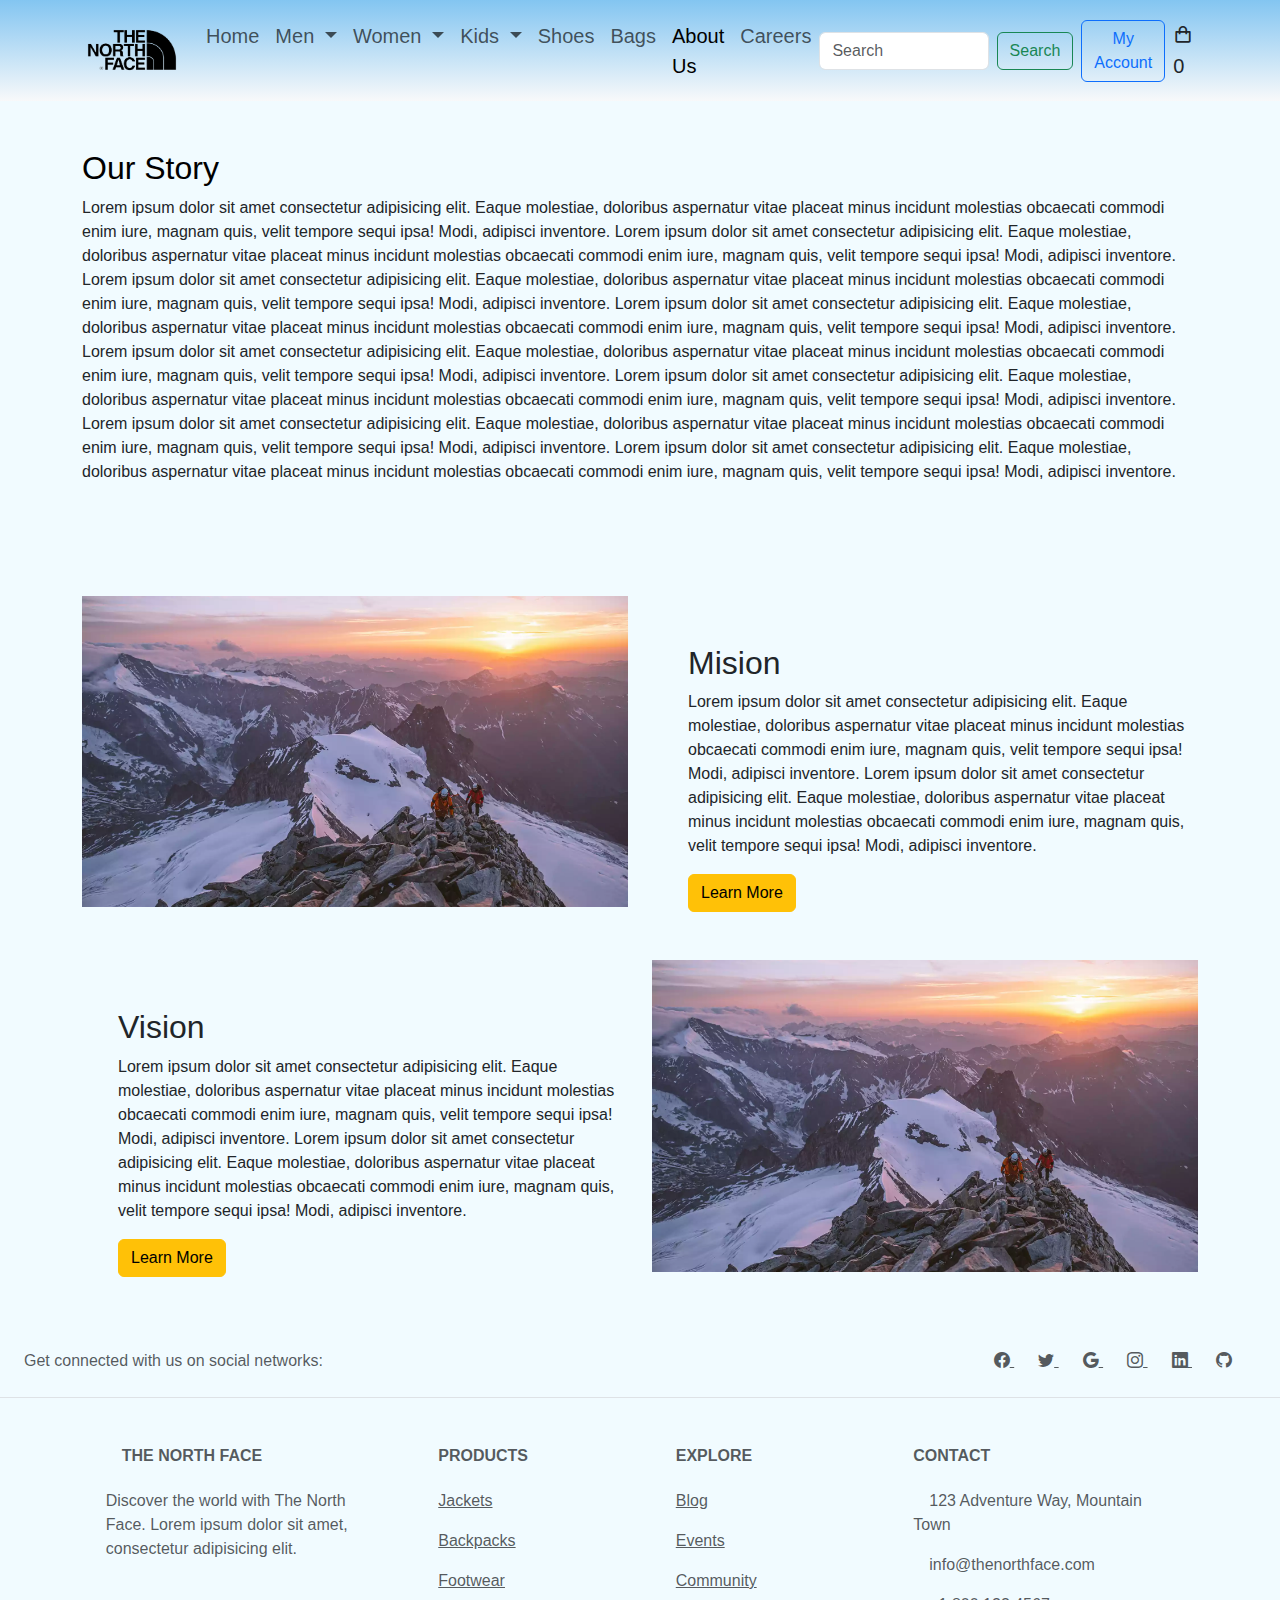
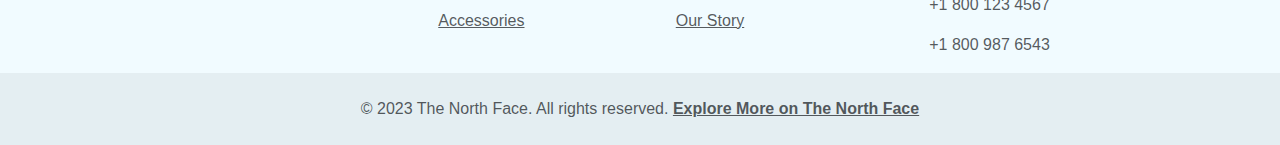
<file: aboutus.html>
<!DOCTYPE html>
<html lang="en">

<head>
    <meta charset="UTF-8" />
    <meta name="viewport" content="width=device-width, initial-scale=1.0" />
    <meta name="keywords" content="x, y, ,etc" />
    <meta name="description" content="x, y, ,etc" />
    <meta name="author" content="x, y, ,etc" />
    <title>The North Face</title>
    <link rel="icon" href="Assets/images/icon.jpg" class="icon" />
    <link rel="stylesheet" href="Assets/bootstrap/css/bootstrap.css" />
    <link rel="stylesheet" href="Assets/css/style.css" />
    <link rel="stylesheet" href="https://cdn.jsdelivr.net/npm/bootstrap-icons@1.11.2/font/bootstrap-icons.min.css">
    <link href='https://unpkg.com/boxicons@2.1.4/css/boxicons.min.css' rel='stylesheet'>

</head>

<body>
    <!-- Navbar -->
    <nav class="navbar navbar-expand-xl navbar-light bg-light fs-5">
        <div class="container">
            <a class="navbar-brand" href="index.html">
                <img class="logo-img img-fluid" src="Assets/images/logo.png" alt="The North Face Logo" />
            </a>
            <button class="navbar-toggler" type="button" data-bs-toggle="collapse"
                data-bs-target="#navbarSupportedContent" aria-controls="navbarSupportedContent" aria-expanded="false"
                aria-label="Toggle navigation">
                <span class="navbar-toggler-icon"></span>
            </button>
            <div class="collapse navbar-collapse" id="navbarSupportedContent">
                <ul class="navbar-nav ms-auto mb-2 mb-lg-0">
                    <li class="nav-item">
                        <a class="nav-link " aria-current="page" href="index.html">Home</a>
                    </li>
                    <li class="nav-item dropdown">
                        <a class="nav-link dropdown-toggle" href="men.html" role="button" data-bs-toggle="dropdown"
                            aria-expanded="false">
                            Men
                        </a>
                        <ul class="dropdown-menu">
                            <li><a class="dropdown-item" href="men.html#jackets">Jackets</a></li>
                            <li><a class="dropdown-item" href="men.html#t-shirts">T-Shirts</a></li>
                            <li><a class="dropdown-item" href="men.html#bottoms">bottoms</a></li>
                        </ul>
                    </li>
                    <li class="nav-item dropdown">
                        <a class="nav-link dropdown-toggle" href="#" role="button" data-bs-toggle="dropdown"
                            aria-expanded="false">
                            Women
                        </a>
                        <ul class="dropdown-menu">
                            <li><a class="dropdown-item" href="women.html#jackets">Jackets</a></li>
                            <li><a class="dropdown-item" href="women.html#t-shirts">T-Shirts</a></li>
                            <li><a class="dropdown-item" href="women.html#bottoms">bottoms</a></li>
                        </ul>
                    </li>
                    <li class="nav-item dropdown">
                        <a class="nav-link dropdown-toggle" href="#" role="button" data-bs-toggle="dropdown"
                            aria-expanded="false">
                            Kids
                        </a>
                        <ul class="dropdown-menu">
                            <li><a class="dropdown-item" href="kids.html#jackets">Jackets</a></li>
                            <li><a class="dropdown-item" href="kids.html#t-shirts">T-Shirts</a></li>
                            <li><a class="dropdown-item" href="kids.html#bottoms">bottoms</a></li>
                        </ul>
                    </li>
                    <li class="nav-item">
                        <a class="nav-link" href="shoes.html">Shoes</a>
                    </li>
                    <li class="nav-item">
                        <a class="nav-link" href="bags.html">Bags</a>
                    </li>
                    <li class="nav-item">
                        <a class="nav-link active" href="aboutus.html">About Us</a>
                    </li>
                    <li class="nav-item">
                        <a class="nav-link" href="careers.html">Careers</a>
                    </li>
                </ul>
                <form class="d-flex" role="search">
                    <input class="form-control me-2" type="search" placeholder="Search" aria-label="Search">
                    <button class="btn btn-outline-success" type="submit">Search</button>
                </form>
                <li class="nav-item">
                    <button class="btn btn-outline-primary m-2"><a class="nav-link" href="myaccount.html">My
                            Account</a></button>
                </li>
                <li class="shoppingicon nav-item"><i class="bx bx bx-shopping-bag " id="cart-bag"></i><span
                        id="total-items-display" class="cart-number">0</span></li>
                <div class="cart">
                    <h2 class="cart-title">Your Cart</h2>
                    <div class="cart-content">

                    </div>
                    <div class="total">
                        <div class="total-title">Total</div>
                        <div class="total-price">0$</div>
                    </div>
                    <button type="button" class="but btn-buy btn-primary">Buy Now</button>
                    <i class="bx bx-x" id="close-cart"></i>
                </div>
            </div>
        </div>
    </nav>

    <!-- about section -->
    <section id="about" class="about pt-5 pb-5">
        <div class="container">
            <div class="row">
                <h2 class="text-black">Our Story</h2>
            </div>
            <div class="row">
                <p class="about-text">
                    Lorem ipsum dolor sit amet consectetur adipisicing elit. Eaque molestiae, doloribus
                    aspernatur vitae
                    placeat minus incidunt molestias obcaecati commodi enim iure, magnam quis, velit tempore
                    sequi ipsa!
                    Modi, adipisci inventore.
                    Lorem ipsum dolor sit amet consectetur adipisicing elit. Eaque molestiae, doloribus
                    aspernatur vitae
                    placeat minus incidunt molestias obcaecati commodi enim iure, magnam quis, velit tempore
                    sequi ipsa!
                    Modi, adipisci inventore.
                    Lorem ipsum dolor sit amet consectetur adipisicing elit. Eaque molestiae, doloribus
                    aspernatur vitae
                    placeat minus incidunt molestias obcaecati commodi enim iure, magnam quis, velit tempore
                    sequi ipsa!
                    Modi, adipisci inventore.
                    Lorem ipsum dolor sit amet consectetur adipisicing elit. Eaque molestiae, doloribus
                    aspernatur vitae
                    placeat minus incidunt molestias obcaecati commodi enim iure, magnam quis, velit tempore
                    sequi ipsa!
                    Modi, adipisci inventore.
                    Lorem ipsum dolor sit amet consectetur adipisicing elit. Eaque molestiae, doloribus
                    aspernatur vitae
                    placeat minus incidunt molestias obcaecati commodi enim iure, magnam quis, velit tempore
                    sequi ipsa!
                    Modi, adipisci inventore.                    Lorem ipsum dolor sit amet consectetur adipisicing elit. Eaque molestiae, doloribus
                    aspernatur vitae
                    placeat minus incidunt molestias obcaecati commodi enim iure, magnam quis, velit tempore
                    sequi ipsa!
                    Modi, adipisci inventore.                    Lorem ipsum dolor sit amet consectetur adipisicing elit. Eaque molestiae, doloribus
                    aspernatur vitae
                    placeat minus incidunt molestias obcaecati commodi enim iure, magnam quis, velit tempore
                    sequi ipsa!
                    Modi, adipisci inventore.                    Lorem ipsum dolor sit amet consectetur adipisicing elit. Eaque molestiae, doloribus
                    aspernatur vitae
                    placeat minus incidunt molestias obcaecati commodi enim iure, magnam quis, velit tempore
                    sequi ipsa!
                    Modi, adipisci inventore.
                </p>
            </div>
        </div>
    </section>
    <section id="about" class="about pt-5 pb-5">
        <div class="container">
            <div class="row">
                <div class="col-lg-6 col-md-12 col-12">
                    <div class="about-img">
                        <img src="Assets/images/About Us/Background.webp" alt="" class="img-fluid">
                    </div>
                </div>
                <div class="col-lg-6 col-md-12 col-12 ps-lg-5 mt-md-5">
                    <div class="about-content">
                        <div class="about-text">
                            <h2>Mision</h2>
                            <p>
                                Lorem ipsum dolor sit amet consectetur adipisicing elit. Eaque molestiae, doloribus
                                aspernatur vitae
                                placeat minus incidunt molestias obcaecati commodi enim iure, magnam quis, velit tempore
                                sequi ipsa!
                                Modi, adipisci inventore.
                                Lorem ipsum dolor sit amet consectetur adipisicing elit. Eaque molestiae, doloribus
                                aspernatur vitae
                                placeat minus incidunt molestias obcaecati commodi enim iure, magnam quis, velit tempore
                                sequi ipsa!
                                Modi, adipisci inventore.
                            </p>
                            <a href="#" class="btn btn-warning"> Learn More</a>
                        </div>
                    </div>
                </div>
            </div>
        </div>
    </section>

    <section id="about" class="about pb-5">
        <div class="container">
            <div class="row flex-row-reverse">
                <div class="col-lg-6 col-md-12 col-12">
                    <div class="about-img">
                        <img src="Assets/images/About Us/Background.webp" alt="" class="img-fluid">
                    </div>
                </div>
                <div class="col-lg-6 col-md-12 col-12 ps-lg-5 mt-md-5">
                    <div class="about-content">
                        <div class="about-text">
                            <h2>Vision</h2>
                            <p>
                                Lorem ipsum dolor sit amet consectetur adipisicing elit. Eaque molestiae, doloribus
                                aspernatur vitae
                                placeat minus incidunt molestias obcaecati commodi enim iure, magnam quis, velit tempore
                                sequi ipsa!
                                Modi, adipisci inventore.
                                Lorem ipsum dolor sit amet consectetur adipisicing elit. Eaque molestiae, doloribus
                                aspernatur vitae
                                placeat minus incidunt molestias obcaecati commodi enim iure, magnam quis, velit tempore
                                sequi ipsa!
                                Modi, adipisci inventore.
                            </p>
                            <a href="#" class="btn btn-warning"> Learn More</a>
                        </div>
                    </div>
                </div>
            </div>
        </div>
    </section>

    <!-- Footer -->
    <footer class="text-center text-lg-start text-muted">
        <!-- Section: Social media -->
        <section class="d-flex justify-content-center justify-content-lg-between p-4 border-bottom">
            <!-- Left -->
            <div class="me-5 d-none d-lg-block">
                <span>Get connected with us on social networks:</span>
            </div>
            <!-- Left -->

            <!-- Right -->
            <div>
                <a href="" class="me-4 text-reset">
                    <i class="bi bi-facebook"></i>
                </a>
                <a href="" class="me-4 text-reset">
                    <i class="bi bi-twitter"></i>
                </a>
                <a href="" class="me-4 text-reset">
                    <i class="bi bi-google"></i>
                </a>
                <a href="" class="me-4 text-reset">
                    <i class="bi bi-instagram"></i>
                </a>
                <a href="" class="me-4 text-reset">
                    <i class="bi bi-linkedin"></i>
                </a>
                <a href="" class="me-4 text-reset">
                    <i class="bi bi-github"></i>
                </a>
            </div>
            <!-- Right -->
        </section>
        <!-- Section: Social media -->

        <!-- Section: Links  -->
        <section class="">
            <div class="container text-center text-md-start mt-5">
                <!-- Grid row -->
                <div class="row mt-3">
                    <!-- Grid column -->
                    <div class="col-md-3 col-lg-4 col-xl-3 mx-auto mb-4">
                        <!-- Content -->
                        <h6 class="text-uppercase fw-bold mb-4">
                            <i class="fas fa-mountain me-3"></i>The North Face
                        </h6>
                        <p>
                            Discover the world with The North Face. Lorem ipsum dolor sit amet, consectetur adipisicing
                            elit.
                        </p>
                    </div>
                    <!-- Grid column -->

                    <!-- Grid column -->
                    <div class="col-md-2 col-lg-2 col-xl-2 mx-auto mb-4">
                        <!-- Links -->
                        <h6 class="text-uppercase fw-bold mb-4">Products</h6>
                        <p>
                            <a href="#!" class="text-reset">Jackets</a>
                        </p>
                        <p>
                            <a href="#!" class="text-reset">Backpacks</a>
                        </p>
                        <p>
                            <a href="#!" class="text-reset">Footwear</a>
                        </p>
                        <p>
                            <a href="#!" class="text-reset">Accessories</a>
                        </p>
                    </div>
                    <!-- Grid column -->

                    <!-- Grid column -->
                    <div class="col-md-3 col-lg-2 col-xl-2 mx-auto mb-4">
                        <!-- Links -->
                        <h6 class="text-uppercase fw-bold mb-4">Explore</h6>
                        <p>
                            <a href="#!" class="text-reset">Blog</a>
                        </p>
                        <p>
                            <a href="#!" class="text-reset">Events</a>
                        </p>
                        <p>
                            <a href="#!" class="text-reset">Community</a>
                        </p>
                        <p>
                            <a href="#!" class="text-reset">Our Story</a>
                        </p>
                    </div>
                    <!-- Grid column -->

                    <!-- Grid column -->
                    <div class="col-md-4 col-lg-3 col-xl-3 mx-auto mb-md-0 mb-4">
                        <!-- Links -->
                        <h6 class="text-uppercase fw-bold mb-4">Contact</h6>
                        <p><i class="fas fa-map-marker-alt me-3"></i>123 Adventure Way, Mountain Town</p>
                        <p>
                            <i class="fas fa-envelope me-3"></i>
                            info@thenorthface.com
                        </p>
                        <p><i class="fas fa-phone me-3"></i> +1 800 123 4567</p>
                        <p><i class="fas fa-fax me-3"></i> +1 800 987 6543</p>
                    </div>
                    <!-- Grid column -->
                </div>
                <!-- Grid row -->
            </div>
        </section>
        <!-- Section: Links  -->

        <!-- Copyright -->
        <div class="text-center p-4" style="background-color: rgba(0, 0, 0, 0.05)">
            © 2023 The North Face. All rights reserved.
            <a class="text-reset fw-bold" href="#">Explore More on The North Face</a>
        </div>
        <!-- Copyright -->
    </footer>

    <!-- Footer -->

    <script src="Assets/bootstrap/js/popper.min.js"></script>
    <script src="Assets/bootstrap/js/jquery-3.7.1.min.js"></script>
    <script src="Assets/bootstrap/js/bootstrap.js"></script>
    <script src="Assets/js/script.js"></script>
</body>

</html>
</file>
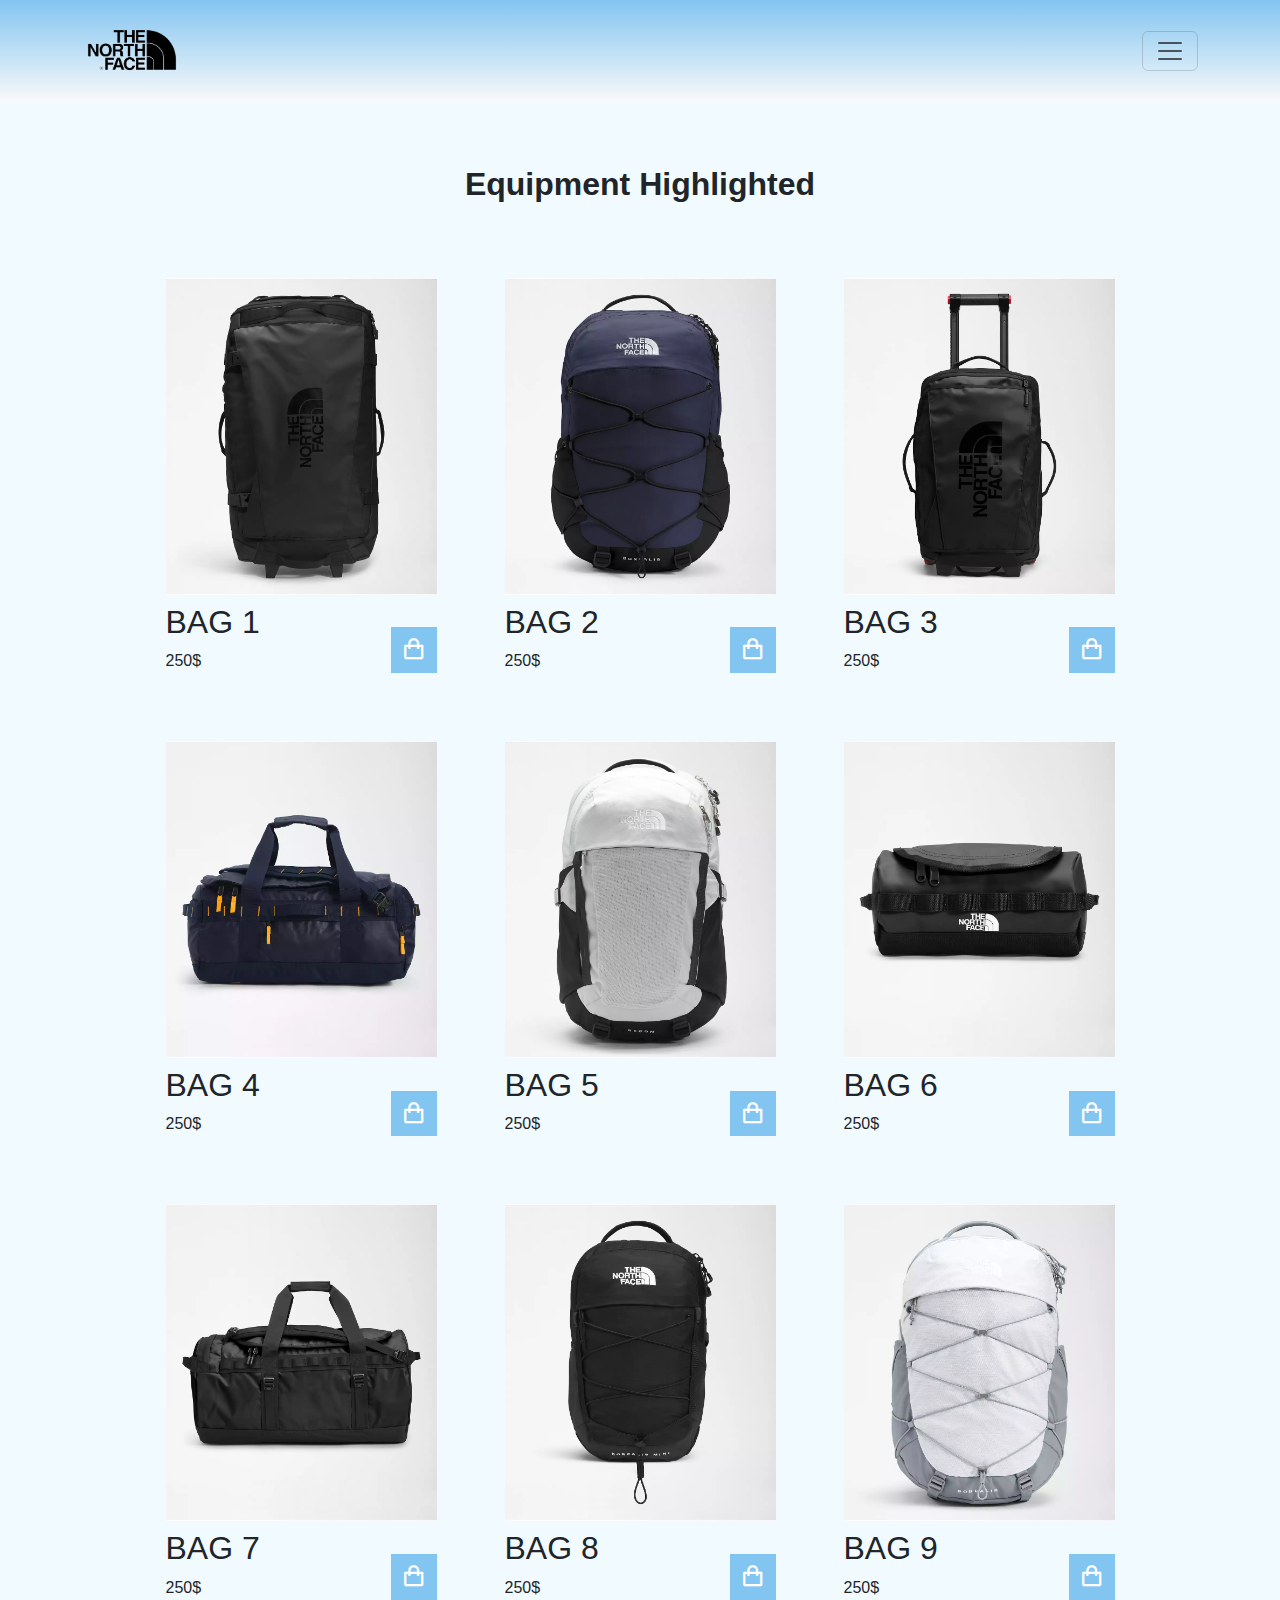
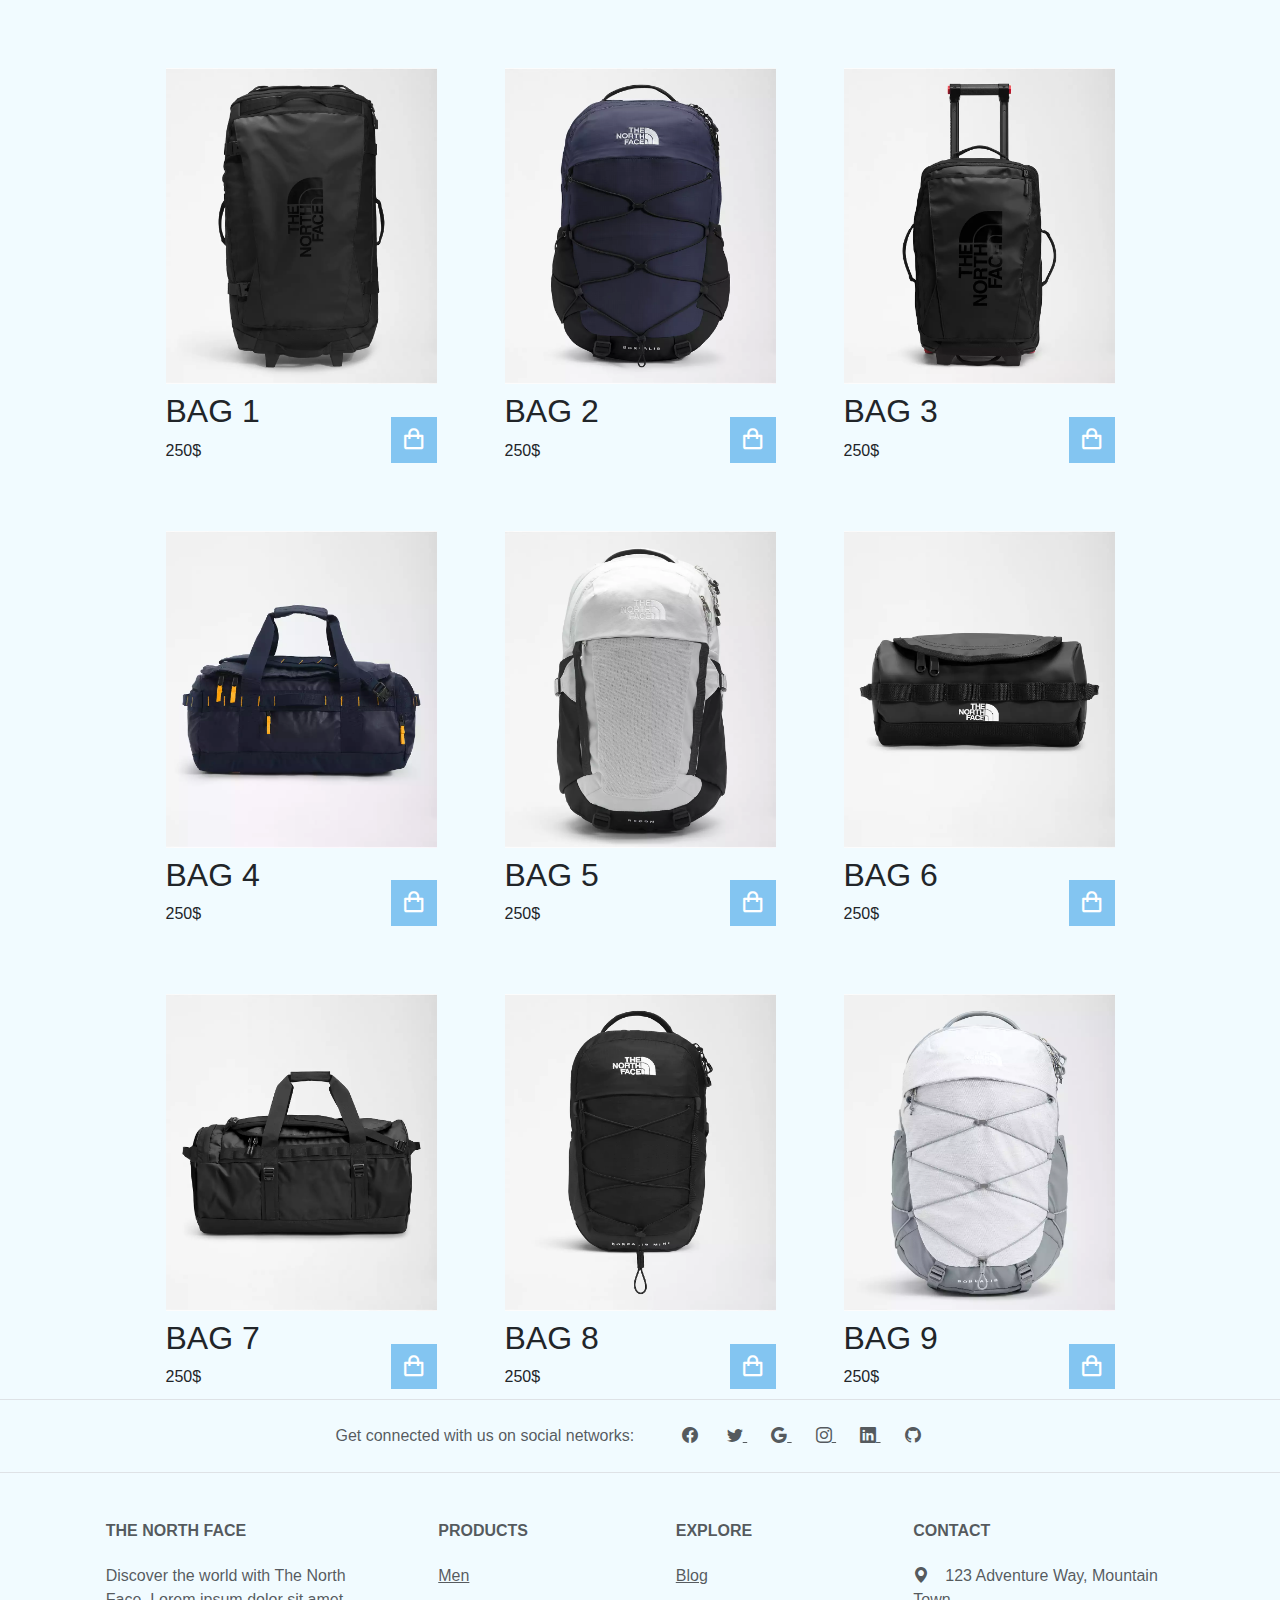
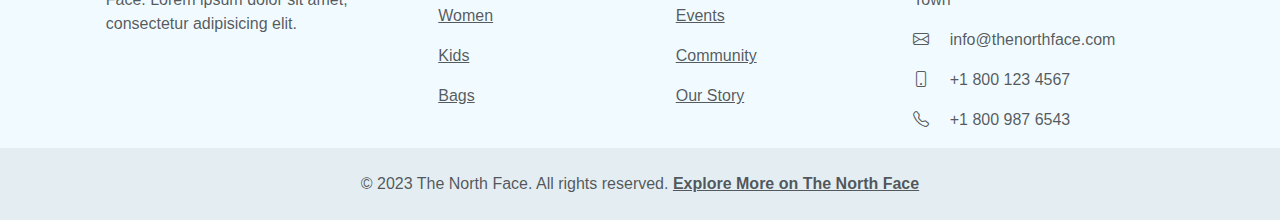
<file: bags.html>
<!DOCTYPE html>
<html lang="en">

<head>
  <meta charset="UTF-8" />
  <meta name="viewport" content="width=device-width, initial-scale=1.0" />
  <meta name="keywords" content="x, y, ,etc" />
  <meta name="description" content="x, y, ,etc" />
  <meta name="author" content="x, y, ,etc" />
  <title>The North Face</title>
  <link rel="icon" href="Assets/images/icon.jpg" class="icon" />
  <link rel="stylesheet" href="Assets/bootstrap/css/bootstrap.css" />
  <link rel="stylesheet" href="Assets/css/style.css" />
  <link rel="stylesheet" href="https://cdn.jsdelivr.net/npm/bootstrap-icons@1.11.2/font/bootstrap-icons.min.css">
  <link href='https://unpkg.com/boxicons@2.1.4/css/boxicons.min.css' rel='stylesheet'>

</head>

<body>
    <!-- Navbar -->
    <nav class="navbar navbar-expand-xxl navbar-light bg-light fs-5">
        <div class="container">
            <a class="navbar-brand" href="index.html">
                <img class="logo-img img-fluid" src="Assets/images/logo.png" alt="The North Face Logo" />
            </a>
            <button class="navbar-toggler" type="button" data-bs-toggle="collapse"
                data-bs-target="#navbarSupportedContent" aria-controls="navbarSupportedContent" aria-expanded="false"
                aria-label="Toggle navigation">
                <span class="navbar-toggler-icon"></span>
            </button>
            <div class="collapse navbar-collapse" id="navbarSupportedContent">
                <ul class="navbar-nav ms-auto mb-2 mb-lg-0">
                    <li class="nav-item">
                        <a class="nav-link " aria-current="page" href="index.html">Home</a>
                    </li>
                    <li class="nav-item dropdown">
                        <a class="nav-link dropdown-toggle" href="men.html" role="button" data-bs-toggle="dropdown"
                            aria-expanded="false">
                            Men
                        </a>
                        <ul class="dropdown-menu">
                            <li><a class="dropdown-item" href="men.html#jackets">Jackets</a></li>
                            <li><a class="dropdown-item" href="men.html#t-shirts">T-Shirts</a></li>
                            <li><a class="dropdown-item" href="men.html#bottoms">bottoms</a></li>
                        </ul>
                    </li>
                    <li class="nav-item dropdown">
                        <a class="nav-link dropdown-toggle" href="#" role="button" data-bs-toggle="dropdown"
                            aria-expanded="false">
                            Women
                        </a>
                        <ul class="dropdown-menu">
                            <li><a class="dropdown-item" href="women.html#jackets">Jackets</a></li>
                            <li><a class="dropdown-item" href="women.html#t-shirts">T-Shirts</a></li>
                            <li><a class="dropdown-item" href="women.html#bottoms">bottoms</a></li>
                        </ul>
                    </li>
                    <li class="nav-item dropdown">
                        <a class="nav-link dropdown-toggle" href="#" role="button" data-bs-toggle="dropdown"
                            aria-expanded="false">
                            Kids
                        </a>
                        <ul class="dropdown-menu">
                            <li><a class="dropdown-item" href="kids.html#jackets">Jackets</a></li>
                            <li><a class="dropdown-item" href="kids.html#t-shirts">T-Shirts</a></li>
                            <li><a class="dropdown-item" href="kids.html#bottoms">bottoms</a></li>
                        </ul>
                    </li>
                    <li class="nav-item">
                        <a class="nav-link" href="shoes.html">Shoes</a>
                    </li>
                    <li class="nav-item">
                        <a class="nav-link active" href="bags.html">Bags</a>
                    </li>
                    <li class="nav-item">
                        <a class="nav-link" href="aboutus.html">About Us</a>
                    </li>
                    <li class="nav-item">
                        <a class="nav-link" href="careers.html">Careers</a>
                    </li>
                    <li class="nav-item">
                        <a class="nav-link" href="contactus.html">Contact Us</a>
                    </li>
                </ul>
                <li class="nav-item">
                    <button class="btn btn-outline-primary m-2"><a class="nav-link" href="myaccount.html">My Account</a></button>
                </li>
                <li class="shoppingicon nav-item">
                    <i class="bx bx bx-shopping-bag fs-3" id="cart-bag"></i>
                    <span id="total-items-display" class="cart-number fs-3">0</span>
                </li>
                <div class="cart">
                    <h2 class="cart-title">Your Cart</h2>
                    <div class="cart-content">
                    </div>
                    <div class="total">
                        <div class="total-title">Total</div>
                        <div class="total-price">0$</div>
                    </div>
                    <button type="button" class="btn btn-buy btn-primary"><a href="checkout.html" class="btn">Buy
                            Now</a></button>
                    <i class="bx bx-x" id="close-cart"></i>
                </div>
            </div>
        </div>
    </nav>

    <!-- main section -->
    <!-- <section class="menmain container-fluid">
    <div class="container shopnow d-flex align-items-center justify-content-center">
        <div class="row">
            <div class="col-md-12 d-flex align-items-center justify-content-center flex-column">
                <h1>Shop Women</h1>
                <button type="button" class="btn btn-primary">Shop now</button>
            </div>
        </div> 
    </div>
  </section> -->

    <!-- Products -->
    <section class="products">
        <section id="bags">
            <h2 class="headings">Equipment Highlighted</h2>
            <section class="container p-0 ">
                <div class="row gap-5 justify-content-center">
                    <div class="col-md-3 productbox p-0 ">
                        <a href="product.html"><img src="Assets/images/Bags/1.webp" alt="" class="product-image"></a>
                        <h2 class="product-title">Bag 1</h2>
                        <span class="price">250$</span>
                        <i class="bx bx-shopping-bag add-cart"></i>
                    </div>
                    <div class="col-md-3 productbox p-0 ">
                        <a href="product.html"><img src="Assets/images/Bags/2.webp" alt="" class="product-image"></a>
                        <h2 class="product-title">Bag 2</h2>
                        <span class="price">250$</span>
                        <i class="bx bx-shopping-bag add-cart"></i>
                    </div>
                    <div class="col-md-3 productbox p-0 ">
                        <a href="product.html"><img src="Assets/images/Bags/3.webp" alt="" class="product-image"></a>
                        <h2 class="product-title">Bag 3</h2>
                        <span class="price">250$</span>
                        <i class="bx bx-shopping-bag add-cart"></i>
                    </div>
                    <div class="col-md-3 productbox p-0 ">
                        <a href="product.html"><img src="Assets/images/Bags/4.webp" alt="" class="product-image"></a>
                        <h2 class="product-title">Bag 4</h2>
                        <span class="price">250$</span>
                        <i class="bx bx-shopping-bag add-cart"></i>
                    </div>
                    <div class="col-md-3 productbox p-0 ">
                        <a href="product.html"><img src="Assets/images/Bags/5.webp" alt="" class="product-image"></a>
                        <h2 class="product-title">Bag 5</h2>
                        <span class="price">250$</span>
                        <i class="bx bx-shopping-bag add-cart"></i>
                    </div>
                    <div class="col-md-3 productbox p-0 ">
                        <a href="product.html"><img src="Assets/images/Bags/6.webp" alt="" class="product-image"></a>
                        <h2 class="product-title">Bag 6</h2>
                        <span class="price">250$</span>
                        <i class="bx bx-shopping-bag add-cart"></i>
                    </div>
                    <div class="col-md-3 productbox p-0 ">
                        <a href="product.html"><img src="Assets/images/Bags/7.webp" alt="" class="product-image"></a>
                        <h2 class="product-title">Bag 7</h2>
                        <span class="price">250$</span>
                        <i class="bx bx-shopping-bag add-cart"></i>
                    </div>
                    <div class="col-md-3 productbox p-0 ">
                        <a href="product.html"><img src="Assets/images/Bags/8.webp" alt="" class="product-image"></a>
                        <h2 class="product-title">Bag 8</h2>
                        <span class="price">250$</span>
                        <i class="bx bx-shopping-bag add-cart"></i>
                    </div>
                    <div class="col-md-3 productbox p-0 ">
                        <a href="product.html"><img src="Assets/images/Bags/9.webp" alt="" class="product-image"></a>
                        <h2 class="product-title">Bag 9</h2>
                        <span class="price">250$</span>
                        <i class="bx bx-shopping-bag add-cart"></i>
                    </div>
                    <div class="col-md-3 productbox p-0 ">
                        <a href="product.html"><img src="Assets/images/Bags/1.webp" alt="" class="product-image"></a>
                        <h2 class="product-title">Bag 1</h2>
                        <span class="price">250$</span>
                        <i class="bx bx-shopping-bag add-cart"></i>
                    </div>
                    <div class="col-md-3 productbox p-0 ">
                        <a href="product.html"><img src="Assets/images/Bags/2.webp" alt="" class="product-image"></a>
                        <h2 class="product-title">Bag 2</h2>
                        <span class="price">250$</span>
                        <i class="bx bx-shopping-bag add-cart"></i>
                    </div>
                    <div class="col-md-3 productbox p-0 ">
                        <a href="product.html"><img src="Assets/images/Bags/3.webp" alt="" class="product-image"></a>
                        <h2 class="product-title">Bag 3</h2>
                        <span class="price">250$</span>
                        <i class="bx bx-shopping-bag add-cart"></i>
                    </div>
                    <div class="col-md-3 productbox p-0 ">
                        <a href="product.html"><img src="Assets/images/Bags/4.webp" alt="" class="product-image"></a>
                        <h2 class="product-title">Bag 4</h2>
                        <span class="price">250$</span>
                        <i class="bx bx-shopping-bag add-cart"></i>
                    </div>
                    <div class="col-md-3 productbox p-0 ">
                        <a href="product.html"><img src="Assets/images/Bags/5.webp" alt="" class="product-image"></a>
                        <h2 class="product-title">Bag 5</h2>
                        <span class="price">250$</span>
                        <i class="bx bx-shopping-bag add-cart"></i>
                    </div>
                    <div class="col-md-3 productbox p-0 ">
                        <a href="product.html"><img src="Assets/images/Bags/6.webp" alt="" class="product-image"></a>
                        <h2 class="product-title">Bag 6</h2>
                        <span class="price">250$</span>
                        <i class="bx bx-shopping-bag add-cart"></i>
                    </div>
                    <div class="col-md-3 productbox p-0 ">
                        <a href="product.html"><img src="Assets/images/Bags/7.webp" alt="" class="product-image"></a>
                        <h2 class="product-title">Bag 7</h2>
                        <span class="price">250$</span>
                        <i class="bx bx-shopping-bag add-cart"></i>
                    </div>
                    <div class="col-md-3 productbox p-0 ">
                        <a href="product.html"><img src="Assets/images/Bags/8.webp" alt="" class="product-image"></a>
                        <h2 class="product-title">Bag 8</h2>
                        <span class="price">250$</span>
                        <i class="bx bx-shopping-bag add-cart"></i>
                    </div>
                    <div class="col-md-3 productbox p-0 ">
                        <a href="product.html"><img src="Assets/images/Bags/9.webp" alt="" class="product-image"></a>
                        <h2 class="product-title">Bag 9</h2>
                        <span class="price">250$</span>
                        <i class="bx bx-shopping-bag add-cart"></i>
                    </div>
                    
                </div>
            </section>
        </section>
    </section>

    <!-- Footer -->
    <footer class="text-center text-lg-start text-muted">
        <!-- Section: Social media -->
        <section class="d-flex justify-content-center p-4 border-bottom border-top">
            <!-- Left -->
            <div class="me-5 d-none d-lg-block">
                <span>Get connected with us on social networks:</span>
            </div>
            <!-- Left -->

            <!-- Right -->
            <div>
                <a href="" class="me-4 text-reset" style="text-decoration: none;">
                    <i class="bi bi-facebook"></i>
                </a>
                <a href="" class="me-4 text-reset">
                    <i class="bi bi-twitter"></i>
                </a>
                <a href="" class="me-4 text-reset">
                    <i class="bi bi-google"></i>
                </a>
                <a href="" class="me-4 text-reset">
                    <i class="bi bi-instagram"></i>
                </a>
                <a href="" class="me-4 text-reset">
                    <i class="bi bi-linkedin"></i>
                </a>
                <a href="" class="me-4 text-reset">
                    <i class="bi bi-github"></i>
                </a>
            </div>
            <!-- Right -->
        </section>
        <!-- Section: Social media -->

        <!-- Section: Links  -->
        <section class="">
            <div class="container text-center text-md-start mt-5">
                <!-- Grid row -->
                <div class="row mt-3">
                    <!-- Grid column -->
                    <div class="col-md-3 col-lg-4 col-xl-3 mx-auto mb-4">
                        <!-- Content -->
                        <h6 class="text-uppercase fw-bold mb-4">
                            The North Face
                        </h6>
                        <p>
                            Discover the world with The North Face. Lorem ipsum dolor sit amet, consectetur adipisicing
                            elit.
                        </p>
                    </div>
                    <!-- Grid column -->

                    <!-- Grid column -->
                    <div class="col-md-2 col-lg-2 col-xl-2 mx-auto mb-4">
                        <!-- Links -->
                        <h6 class="text-uppercase fw-bold mb-4">Products</h6>
                        <p>
                            <a href="men.html" class="text-reset">Men</a>
                        </p>
                        <p>
                            <a href="women.html" class="text-reset">Women</a>
                        </p>
                        <p>
                            <a href="kids.html" class="text-reset">Kids</a>
                        </p>
                        <p>
                            <a href="bags.html" class="text-reset">Bags</a>
                        </p>
                    </div>
                    <!-- Grid column -->

                    <!-- Grid column -->
                    <div class="col-md-3 col-lg-2 col-xl-2 mx-auto mb-4">
                        <!-- Links -->
                        <h6 class="text-uppercase fw-bold mb-4">Explore</h6>
                        <p>
                            <a href="aboutus.html#blog" class="text-reset">Blog</a>
                        </p>
                        <p>
                            <a href="aboutus.html#events" class="text-reset">Events</a>
                        </p>
                        <p>
                            <a href="aboutus.html#community" class="text-reset">Community</a>
                        </p>
                        <p>
                            <a href="aboutus.html#our-story" class="text-reset">Our Story</a>
                        </p>
                    </div>
                    <!-- Grid column -->

                    <!-- Grid column -->
                    <div class="col-md-4 col-lg-3 col-xl-3 mx-auto mb-md-0 mb-4">
                        <!-- Links -->
                        <h6 class="text-uppercase fw-bold mb-4">Contact</h6>
                        <p><i class="bi bi-geo-alt-fill me-3"></i>123 Adventure Way, Mountain Town</p>
                        <p>
                            <i class="bi bi-envelope me-3"></i>
                            info@thenorthface.com
                        </p>
                        <p><i class="bi bi-phone me-3"></i> +1 800 123 4567</p>
                        <p><i class="bi bi-telephone me-3"></i> +1 800 987 6543</p>
                    </div>
                    <!-- Grid column -->
                </div>
                <!-- Grid row -->
            </div>
        </section>
        <!-- Section: Links  -->

        <!-- Copyright -->
        <div class="text-center p-4" style="background-color: rgba(0, 0, 0, 0.05)">
            © 2023 The North Face. All rights reserved.
            <a class="text-reset fw-bold" href="index.html">Explore More on The North Face</a>
        </div>
        <!-- Copyright -->
    </footer>

    <script src="Assets/bootstrap/js/popper.min.js"></script>
    <script src="Assets/bootstrap/js/jquery-3.7.1.min.js"></script>
    <script src="Assets/bootstrap/js/bootstrap.js"></script>
    <script src="Assets/js/script.js"></script>
</body>

</html>
</file>
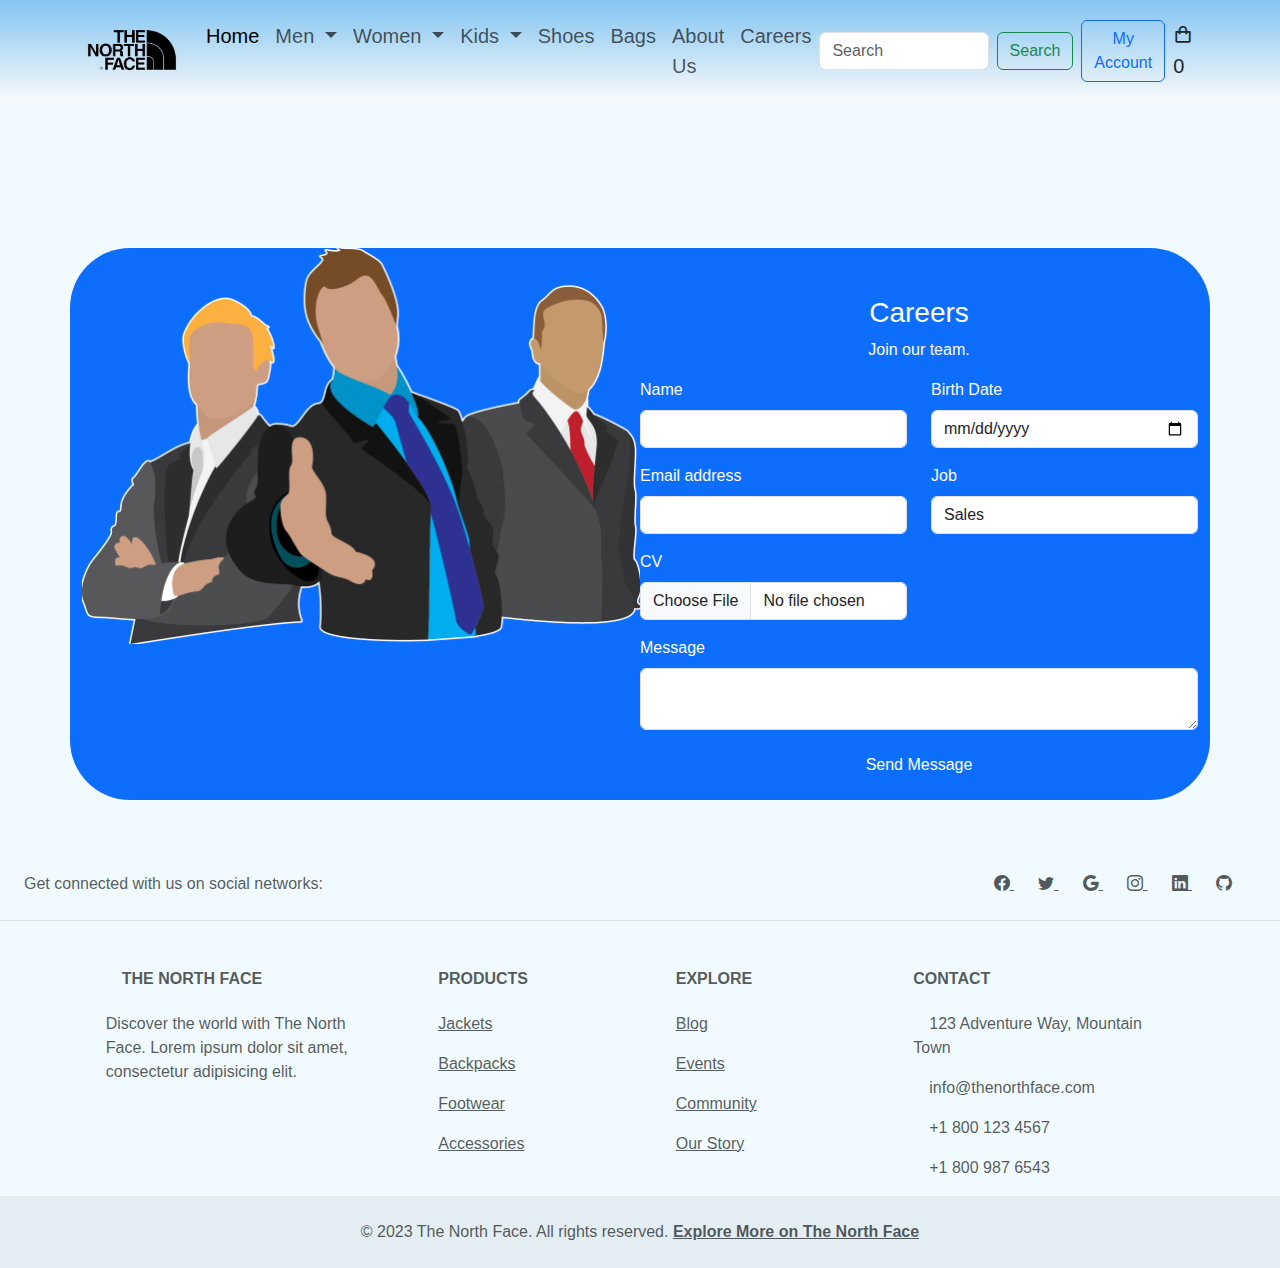
<file: careers.html>
<!DOCTYPE html>
<html lang="en">

<head>
  <meta charset="UTF-8" />
  <meta name="viewport" content="width=device-width, initial-scale=1.0" />
  <meta name="keywords" content="x, y, ,etc" />
  <meta name="description" content="x, y, ,etc" />
  <meta name="author" content="x, y, ,etc" />
  <title>The North Face</title>
  <link rel="icon" href="Assets/images/icon.jpg" class="icon" />
  <link rel="stylesheet" href="Assets/bootstrap/css/bootstrap.css" />
  <link rel="stylesheet" href="Assets/css/style.css" />
  <link rel="stylesheet" href="https://cdn.jsdelivr.net/npm/bootstrap-icons@1.11.2/font/bootstrap-icons.min.css">
  <link href='https://unpkg.com/boxicons@2.1.4/css/boxicons.min.css' rel='stylesheet'>
</head>

<body>
  <!-- Navbar -->
  <nav class="navbar navbar-expand-xl navbar-light bg-light fixed-top fs-5">
    <div class="container">
      <a class="navbar-brand" href="index.html">
        <img class="logo-img img-fluid" src="Assets/images/logo.png" alt="The North Face Logo" />
      </a>
      <button class="navbar-toggler" type="button" data-bs-toggle="collapse" data-bs-target="#navbarSupportedContent"
        aria-controls="navbarSupportedContent" aria-expanded="false" aria-label="Toggle navigation">
        <span class="navbar-toggler-icon"></span>
      </button>
      <div class="collapse navbar-collapse" id="navbarSupportedContent">
        <ul class="navbar-nav ms-auto mb-2 mb-lg-0">
          <li class="nav-item">
            <a class="nav-link active" aria-current="page" href="index.html">Home</a>
          </li>
          <li class="nav-item dropdown">
            <a class="nav-link dropdown-toggle" href="men.html" role="button" data-bs-toggle="dropdown"
              aria-expanded="false">
              Men
            </a>
            <ul class="dropdown-menu">
              <li><a class="dropdown-item" href="men.html#jackets">Jackets</a></li>
              <li><a class="dropdown-item" href="men.html#t-shirts">T-Shirts</a></li>
              <li><a class="dropdown-item" href="men.html#bottoms">bottoms</a></li>
            </ul>
          </li>
          <li class="nav-item dropdown">
            <a class="nav-link dropdown-toggle" href="#" role="button" data-bs-toggle="dropdown" aria-expanded="false">
              Women
            </a>
            <ul class="dropdown-menu">
              <li><a class="dropdown-item" href="women.html#jackets">Jackets</a></li>
              <li><a class="dropdown-item" href="women.html#t-shirts">T-Shirts</a></li>
              <li><a class="dropdown-item" href="women.html#bottoms">bottoms</a></li>
            </ul>
          </li>
          <li class="nav-item dropdown">
            <a class="nav-link dropdown-toggle" href="#" role="button" data-bs-toggle="dropdown" aria-expanded="false">
              Kids
            </a>
            <ul class="dropdown-menu">
              <li><a class="dropdown-item" href="kids.html#jackets">Jackets</a></li>
              <li><a class="dropdown-item" href="kids.html#t-shirts">T-Shirts</a></li>
              <li><a class="dropdown-item" href="kids.html#bottoms">bottoms</a></li>
            </ul>
          </li>
          <li class="nav-item">
            <a class="nav-link" href="shoes.html">Shoes</a>
          </li>
          <li class="nav-item">
            <a class="nav-link" href="bags.html">Bags</a>
          </li>
          <li class="nav-item">
            <a class="nav-link" href="aboutus.html">About Us</a>
          </li>
          <li class="nav-item">
            <a class="nav-link" href="careers.html">Careers</a>
          </li>
        </ul>
        <form class="d-flex" role="search">
          <input class="form-control me-2" type="search" placeholder="Search" aria-label="Search">
          <button class="btn btn-outline-success" type="submit">Search</button>
        </form>
        <li class="nav-item">
          <button class="btn btn-outline-primary m-2"><a class="nav-link" href="myaccount.html">My Account</a></button>
        </li>
        <li class="shoppingicon nav-item"><i class="bx bx bx-shopping-bag " id="cart-bag"></i><span
            id="total-items-display" class="cart-number">0</span></li>
        <div class="cart">
          <h2 class="cart-title">Your Cart</h2>
          <div class="cart-content">

          </div>
          <div class="total">
            <div class="total-title">Total</div>
            <div class="total-price">0$</div>
          </div>
          <button type="button" class="but btn-buy btn-primary">Buy Now</button>
          <i class="bx bx-x" id="close-cart"></i>
        </div>
      </div>
    </div>
  </nav>
  <section class="p-5">
    <div class="container mt-5 bg-primary " style="color: white;border-radius: 60px;">
      <div class="row" style="margin-top: 200px;--bs-gutter-x: 0; ">
        <div class="col-md-6">
          <img src="./Assets/images/careers.png" alt="avatar" class="img-fluid">
        </div>
        <div class="col-md-6 mt-5 ">
          <h3 class="text-center title" data-lan="careers">Careers</h3>
          <p class="text-center" data-lan="jointeam">Join our team.</p>
          <form>
            <div class="row">
              <div class="col-md-6 mb-3">
                <label for="name" class="form-label" data-lan="namelabel">Name</label>
                <input type="text" class="form-control" id="name">
              </div>
              <div class="col-md-6 mb-3">
                <label for="birthdate" class="form-label" data-lan="datelabel">Birth Date</label>
                <input type="date" class="form-control" id="birthdate">
              </div>
              <div class="col-md-6 mb-3">
                <label for="email" class="form-label" data-lan="maillabel">Email address</label>
                <input type="email" class="form-control" id="email">
              </div>
              <div class="col-md-6 mb-3">
                <label for="job" class="form-label" data-lan="jobtype">Job</label>
                <select class="form-control" id="job">
                  <option value="">Sales</option>
                  <option value="">Backoffice</option>
                  <option value="">Quality</option>
                </select>
              </div>
              <div class="col-md-6 mb-3">
                <label for="cv" class="form-label" data-lan="resumeatt">CV</label>
                <input type="file" class="form-control" id="cv">
              </div>
              <div class="col-md-12 mb-3">
                <label for="message" class="form-label" data-lan="proposal">Message</label>
                <textarea class="form-control" id="message"></textarea>
              </div>
              <div class="col-md-12 mb-3">
                <div class="buttons text-center">
                  <button class="blob-btn btn btn-primary" data-lan="applynow">
                    Send Message
                    <span class="blob-btn__inner">
                      <span class="blob-btn__blobs">
                        <span class="blob-btn__blob"></span>
                        <span class="blob-btn__blob"></span>
                        <span class="blob-btn__blob"></span>
                        <span class="blob-btn__blob"></span>
                      </span>
                    </span>
                  </button>
                </div>
              </div>
            </div>
          </form>
        </div>
      </div>
    </div>
  </section>





  <!-- Footer -->
  <footer class="text-center text-lg-start text-muted">
    <!-- Section: Social media -->
    <section class="d-flex justify-content-center justify-content-lg-between p-4 border-bottom">
      <!-- Left -->
      <div class="me-5 d-none d-lg-block">
        <span>Get connected with us on social networks:</span>
      </div>
      <!-- Left -->

      <!-- Right -->
      <div>
        <a href="" class="me-4 text-reset">
          <i class="bi bi-facebook"></i>
        </a>
        <a href="" class="me-4 text-reset">
          <i class="bi bi-twitter"></i>
        </a>
        <a href="" class="me-4 text-reset">
          <i class="bi bi-google"></i>
        </a>
        <a href="" class="me-4 text-reset">
          <i class="bi bi-instagram"></i>
        </a>
        <a href="" class="me-4 text-reset">
          <i class="bi bi-linkedin"></i>
        </a>
        <a href="" class="me-4 text-reset">
          <i class="bi bi-github"></i>
        </a>
      </div>
      <!-- Right -->
    </section>
    <!-- Section: Social media -->

    <!-- Section: Links  -->
    <section class="">
      <div class="container text-center text-md-start mt-5">
        <!-- Grid row -->
        <div class="row mt-3">
          <!-- Grid column -->
          <div class="col-md-3 col-lg-4 col-xl-3 mx-auto mb-4">
            <!-- Content -->
            <h6 class="text-uppercase fw-bold mb-4">
              <i class="fas fa-mountain me-3"></i>The North Face
            </h6>
            <p>
              Discover the world with The North Face. Lorem ipsum dolor sit amet, consectetur adipisicing elit.
            </p>
          </div>
          <!-- Grid column -->

          <!-- Grid column -->
          <div class="col-md-2 col-lg-2 col-xl-2 mx-auto mb-4">
            <!-- Links -->
            <h6 class="text-uppercase fw-bold mb-4">Products</h6>
            <p>
              <a href="#!" class="text-reset">Jackets</a>
            </p>
            <p>
              <a href="#!" class="text-reset">Backpacks</a>
            </p>
            <p>
              <a href="#!" class="text-reset">Footwear</a>
            </p>
            <p>
              <a href="#!" class="text-reset">Accessories</a>
            </p>
          </div>
          <!-- Grid column -->

          <!-- Grid column -->
          <div class="col-md-3 col-lg-2 col-xl-2 mx-auto mb-4">
            <!-- Links -->
            <h6 class="text-uppercase fw-bold mb-4">Explore</h6>
            <p>
              <a href="#!" class="text-reset">Blog</a>
            </p>
            <p>
              <a href="#!" class="text-reset">Events</a>
            </p>
            <p>
              <a href="#!" class="text-reset">Community</a>
            </p>
            <p>
              <a href="#!" class="text-reset">Our Story</a>
            </p>
          </div>
          <!-- Grid column -->

          <!-- Grid column -->
          <div class="col-md-4 col-lg-3 col-xl-3 mx-auto mb-md-0 mb-4">
            <!-- Links -->
            <h6 class="text-uppercase fw-bold mb-4">Contact</h6>
            <p><i class="fas fa-map-marker-alt me-3"></i>123 Adventure Way, Mountain Town</p>
            <p>
              <i class="fas fa-envelope me-3"></i>
              info@thenorthface.com
            </p>
            <p><i class="fas fa-phone me-3"></i> +1 800 123 4567</p>
            <p><i class="fas fa-fax me-3"></i> +1 800 987 6543</p>
          </div>
          <!-- Grid column -->
        </div>
        <!-- Grid row -->
      </div>
    </section>
    <!-- Section: Links  -->

    <!-- Copyright -->
    <div class="text-center p-4" style="background-color: rgba(0, 0, 0, 0.05)">
      © 2023 The North Face. All rights reserved.
      <a class="text-reset fw-bold" href="#">Explore More on The North Face</a>
    </div>
    <!-- Copyright -->
  </footer>

  <!-- Footer -->

  <script src="Assets/bootstrap/js/popper.min.js"></script>
  <script src="Assets/bootstrap/js/jquery-3.7.1.min.js"></script>
  <script src="Assets/bootstrap/js/bootstrap.js"></script>
  <script src="Assets/js/script.js"></script>
</body>

</html>
</file>
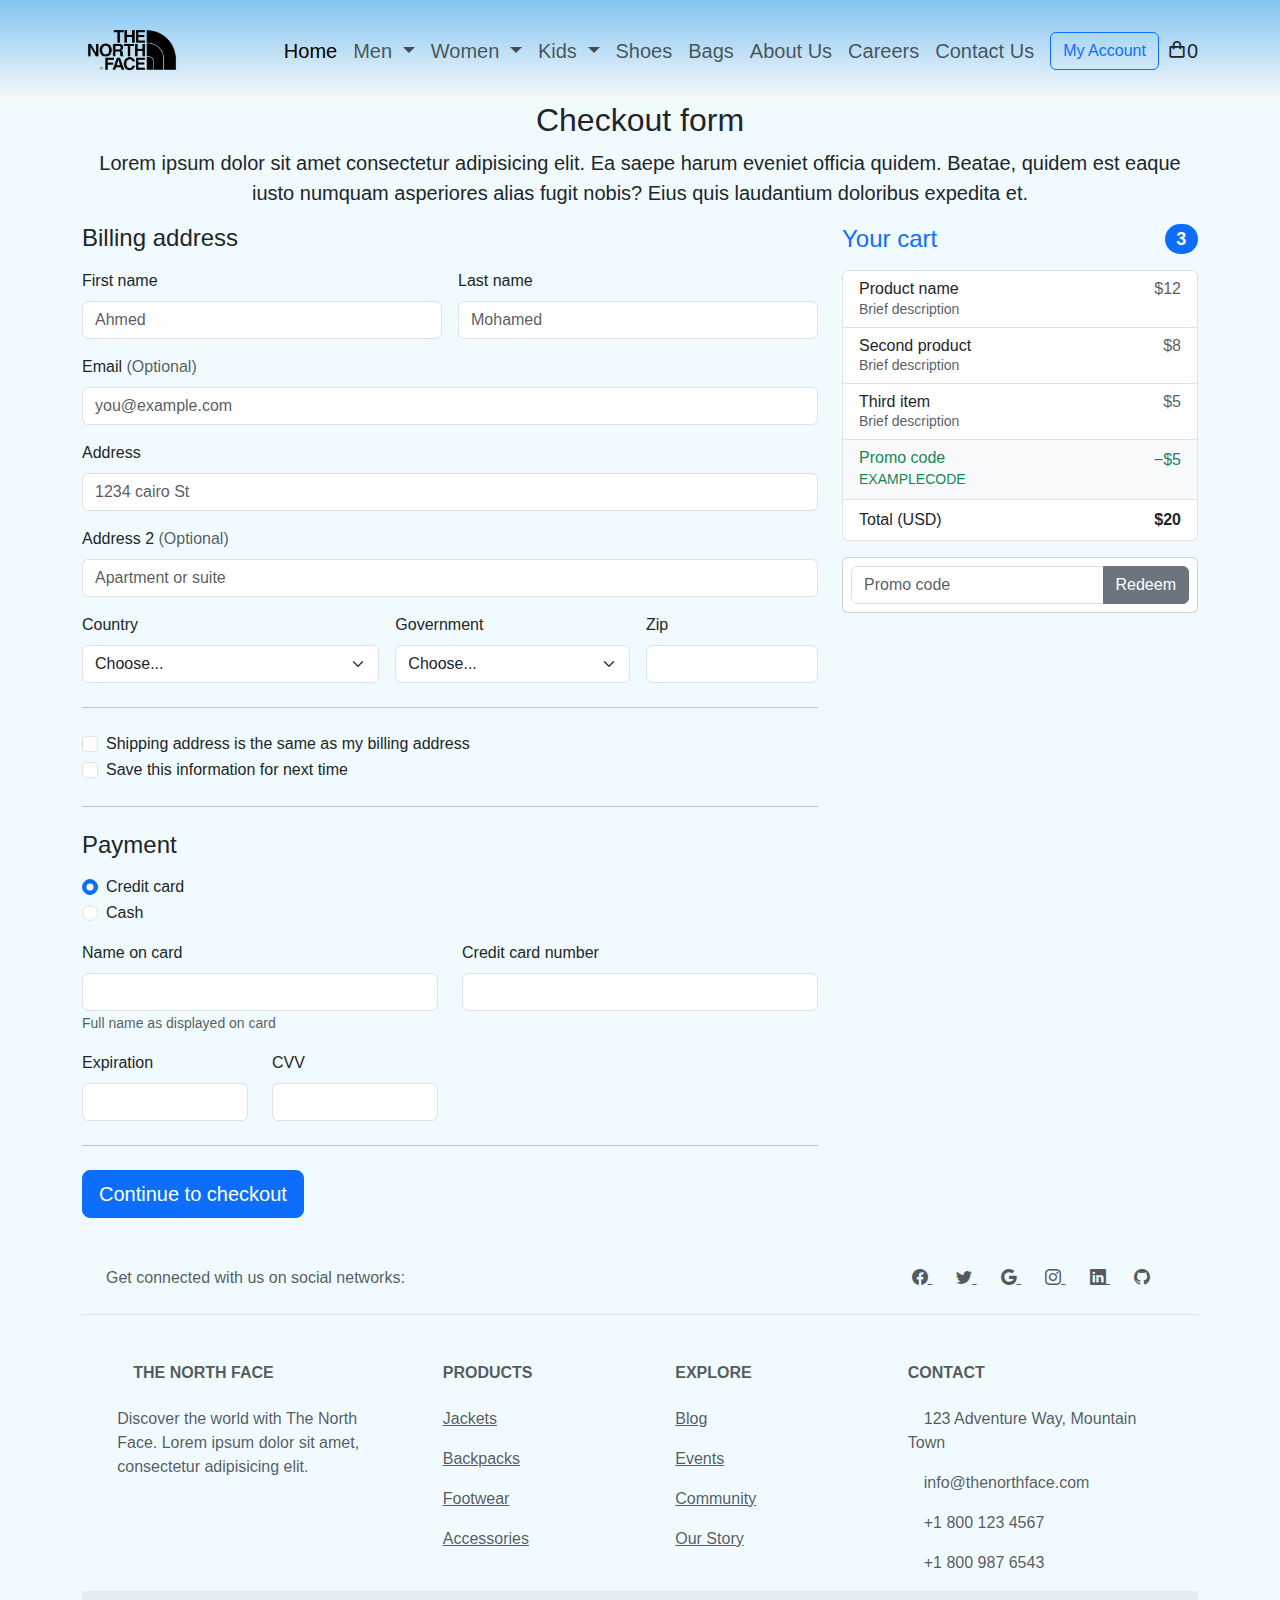
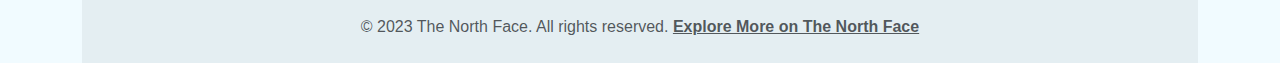
<file: checkout.html>
<!DOCTYPE html>
<html lang="en">

<head>
    <meta charset="UTF-8" />
    <meta name="viewport" content="width=device-width, initial-scale=1.0" />
    <meta name="keywords" content="x, y, ,etc" />
    <meta name="description" content="x, y, ,etc" />
    <meta name="author" content="x, y, ,etc" />
    <title>The North Face</title>
    <link rel="icon" href="Assets/images/icon.jpg" class="icon" />
    <link rel="stylesheet" href="Assets/bootstrap/css/bootstrap.css" />
    <link rel="stylesheet" href="Assets/css/style.css" />
    <link rel="stylesheet" href="https://cdn.jsdelivr.net/npm/bootstrap-icons@1.11.2/font/bootstrap-icons.min.css">
    <link href='https://unpkg.com/boxicons@2.1.4/css/boxicons.min.css' rel='stylesheet'>

</head>

<body>
    <!-- Navbar -->
    <nav class="navbar navbar-expand-xl navbar-light bg-light fs-5">
        <div class="container">
            <a class="navbar-brand" href="index.html">
                <img class="logo-img img-fluid" src="Assets/images/logo.png" alt="The North Face Logo" />
            </a>
            <button class="navbar-toggler" type="button" data-bs-toggle="collapse"
                data-bs-target="#navbarSupportedContent" aria-controls="navbarSupportedContent" aria-expanded="false"
                aria-label="Toggle navigation">
                <span class="navbar-toggler-icon"></span>
            </button>
            <div class="collapse navbar-collapse" id="navbarSupportedContent">
                <ul class="navbar-nav ms-auto mb-2 mb-lg-0">
                    <li class="nav-item">
                        <a class="nav-link active" aria-current="page" href="index.html">Home</a>
                    </li>
                    <li class="nav-item dropdown">
                        <a class="nav-link dropdown-toggle" href="men.html" role="button" data-bs-toggle="dropdown"
                            aria-expanded="false">
                            Men
                        </a>
                        <ul class="dropdown-menu">
                            <li><a class="dropdown-item" href="men.html#jackets">Jackets</a></li>
                            <li><a class="dropdown-item" href="men.html#t-shirts">T-Shirts</a></li>
                            <li><a class="dropdown-item" href="men.html#bottoms">bottoms</a></li>
                        </ul>
                    </li>
                    <li class="nav-item dropdown">
                        <a class="nav-link dropdown-toggle" href="#" role="button" data-bs-toggle="dropdown"
                            aria-expanded="false">
                            Women
                        </a>
                        <ul class="dropdown-menu">
                            <li><a class="dropdown-item" href="women.html#jackets">Jackets</a></li>
                            <li><a class="dropdown-item" href="women.html#t-shirts">T-Shirts</a></li>
                            <li><a class="dropdown-item" href="women.html#bottoms">bottoms</a></li>
                        </ul>
                    </li>
                    <li class="nav-item dropdown">
                        <a class="nav-link dropdown-toggle" href="#" role="button" data-bs-toggle="dropdown"
                            aria-expanded="false">
                            Kids
                        </a>
                        <ul class="dropdown-menu">
                            <li><a class="dropdown-item" href="kids.html#jackets">Jackets</a></li>
                            <li><a class="dropdown-item" href="kids.html#t-shirts">T-Shirts</a></li>
                            <li><a class="dropdown-item" href="kids.html#bottoms">bottoms</a></li>
                        </ul>
                    </li>
                    <li class="nav-item">
                        <a class="nav-link" href="shoes.html">Shoes</a>
                    </li>
                    <li class="nav-item">
                        <a class="nav-link" href="bags.html">Bags</a>
                    </li>
                    <li class="nav-item">
                        <a class="nav-link" href="aboutus.html">About Us</a>
                    </li>
                    <li class="nav-item">
                        <a class="nav-link" href="careers.html">Careers</a>
                    </li>
                    <li class="nav-item">
                        <a class="nav-link" href="contactus.html">Contact Us</a>
                    </li>
                </ul>
                <!-- <form class="d-flex" role="search">
          <input class="form-control me-2" type="search" placeholder="Search" aria-label="Search">
          <button class="btn btn-outline-success" type="submit">Search</button>
        </form> -->
                <li class="nav-item">
                    <button class="btn btn-outline-primary m-2"><a class="nav-link" href="myaccount.html">My
                            Account</a></button>
                </li>
                <li class="shoppingicon nav-item"><i class="bx bx bx-shopping-bag " id="cart-bag"></i><span
                        id="total-items-display" class="cart-number">0</span></li>
                <div class="cart">
                    <h2 class="cart-title">Your Cart</h2>
                    <div class="cart-content">

                    </div>
                    <div class="total">
                        <div class="total-title">Total</div>
                        <div class="total-price">0$</div>
                    </div>
                    <button type="button" class="but btn-buy btn-primary">Buy Now</button>
                    <i class="bx bx-x" id="close-cart"></i>
                </div>

            </div>
        </div>
    </nav>

    <div class="container">
        <main>
            <div class="text-center">
                <h2>Checkout form</h2>
                <p class="lead">
                    Lorem ipsum dolor sit amet consectetur adipisicing elit. 
                    Ea saepe harum eveniet officia quidem. Beatae, 
                    quidem est eaque iusto numquam asperiores alias fugit nobis? 
                    Eius quis laudantium doloribus expedita et.
                </p>
            </div>

            <div class="row">
                <div class="col-md-5 col-lg-4 order-md-last">
                    <h4 class="d-flex justify-content-between align-items-center mb-3">
                        <span class="text-primary">Your cart</span>
                        <span class="badge bg-primary rounded-pill">3</span>
                    </h4>
                    <ul class="list-group mb-3">
                        <li class="list-group-item d-flex justify-content-between lh-sm">
                            <div>
                                <h6 class="my-0">Product name</h6>
                                <small class="text-muted">Brief description</small>
                            </div>
                            <span class="text-muted">$12</span>
                        </li>
                        <li class="list-group-item d-flex justify-content-between lh-sm">
                            <div>
                                <h6 class="my-0">Second product</h6>
                                <small class="text-muted">Brief description</small>
                            </div>
                            <span class="text-muted">$8</span>
                        </li>
                        <li class="list-group-item d-flex justify-content-between lh-sm">
                            <div>
                                <h6 class="my-0">Third item</h6>
                                <small class="text-muted">Brief description</small>
                            </div>
                            <span class="text-muted">$5</span>
                        </li>
                        <li class="list-group-item d-flex justify-content-between bg-light">
                            <div class="text-success">
                                <h6 class="my-0">Promo code</h6>
                                <small>EXAMPLECODE</small>
                            </div>
                            <span class="text-success">−$5</span>
                        </li>
                        <li class="list-group-item d-flex justify-content-between">
                            <span>Total (USD)</span>
                            <strong>$20</strong>
                        </li>
                    </ul>

                    <form class="card p-2">
                        <div class="input-group">
                            <input type="text" class="form-control" placeholder="Promo code">
                            <button type="submit" class="btn btn-secondary">Redeem</button>
                        </div>
                    </form>
                </div>
                <div class="col-md-7 col-lg-8">
                    <h4 class="mb-3">Billing address</h4>
                    <form class="needs-validation" novalidate>
                        <div class="row g-3">
                            <div class="col-sm-6">
                                <label for="firstName" class="form-label">First name</label>
                                <input type="text" class="form-control" id="firstName" placeholder="Ahmed" value="" required>
                                <div class="invalid-feedback">
                                    Valid first name is required.
                                </div>
                            </div>

                            <div class="col-sm-6">
                                <label for="lastName" class="form-label">Last name</label>
                                <input type="text" class="form-control" id="lastName" placeholder="Mohamed" value="" required>
                                <div class="invalid-feedback">
                                    Valid last name is required.
                                </div>
                            </div>

                            <div class="col-12">
                                <label for="email" class="form-label">Email <span
                                        class="text-muted">(Optional)</span></label>
                                <input type="email" class="form-control" id="email" placeholder="you@example.com">
                                <div class="invalid-feedback">
                                    Please enter a valid email address for shipping updates.
                                </div>
                            </div>

                            <div class="col-12">
                                <label for="address" class="form-label">Address</label>
                                <input type="text" class="form-control" id="address" placeholder="1234 cairo St"
                                    required>
                                <div class="invalid-feedback">
                                    Please enter your shipping address.
                                </div>
                            </div>

                            <div class="col-12">
                                <label for="address2" class="form-label">Address 2 <span
                                        class="text-muted">(Optional)</span></label>
                                <input type="text" class="form-control" id="address2" placeholder="Apartment or suite">
                            </div>

                            <div class="col-md-5">
                                <label for="country" class="form-label">Country</label>
                                <select class="form-select" id="country" required>
                                    <option value="">Choose...</option>
                                    <option>Egypt</option>
                                </select>
                                <div class="invalid-feedback">
                                    Please select a valid country.
                                </div>
                            </div>

                            <div class="col-md-4">
                                <label for="Government" class="form-label">Government</label>
                                <select class="form-select" id="state" required>
                                    <option value="">Choose...</option>
                                    <option>Cairo</option>
                                    <option>Alexandria</option>
                                    <option>Giza</option>
                                </select>
                                <div class="invalid-feedback">
                                    Please provide a valid Government.
                                </div>
                            </div>

                            <div class="col-md-3">
                                <label for="zip" class="form-label">Zip</label>
                                <input type="text" class="form-control" id="zip" placeholder="" required>
                                <div class="invalid-feedback">
                                    Zip code required.
                                </div>
                            </div>
                        </div>

                        <hr class="my-4">

                        <div class="form-check">
                            <input type="checkbox" class="form-check-input" id="same-address">
                            <label class="form-check-label" for="same-address">Shipping address is the same as my
                                billing address</label>
                        </div>

                        <div class="form-check">
                            <input type="checkbox" class="form-check-input" id="save-info">
                            <label class="form-check-label" for="save-info">Save this information for next time</label>
                        </div>

                        <hr class="my-4">

                        <h4 class="mb-3">Payment</h4>

                        <div class="my-3">
                            <div class="form-check">
                                <input id="credit" name="paymentMethod" type="radio" class="form-check-input" checked
                                    required>
                                <label class="form-check-label" for="credit">Credit card</label>
                            </div>
                            <div class="form-check">
                                <input id="cash" name="paymentMethod" type="radio" class="form-check-input" required>
                                <label class="form-check-label" for="cash">Cash</label>
                            </div>
                        </div>

                        <div class="row gy-3">
                            <div class="col-md-6">
                                <label for="cc-name" class="form-label">Name on card</label>
                                <input type="text" class="form-control" id="cc-name" placeholder="" required>
                                <small class="text-muted">Full name as displayed on card</small>
                                <div class="invalid-feedback">
                                    Name on card is required
                                </div>
                            </div>

                            <div class="col-md-6">
                                <label for="cc-number" class="form-label">Credit card number</label>
                                <input type="text" class="form-control" id="cc-number" placeholder="" required pattern="[0-9]{13,19}" maxlength="16">
                                <div class="invalid-feedback">
                                    Credit card number is required
                                </div>
                            </div>

                            <div class="col-md-3">
                                <label for="cc-expiration" class="form-label">Expiration</label>
                                <input type="text" class="form-control" id="cc-expiration" placeholder="" required>
                                <div class="invalid-feedback">
                                    Expiration date required
                                </div>
                            </div>

                            <div class="col-md-3">
                                <label for="cc-cvv" class="form-label">CVV</label>
                                <input type="text" class="form-control" id="cc-cvv" placeholder="" required>
                                <div class="invalid-feedback">
                                    Security code required
                                </div>
                            </div>
                        </div>

                        <hr class="my-4">

                        <button class="btn btn-primary btn-lg" type="submit">Continue to checkout</button>
                    </form>
                </div>
            </div>
        </main>
        <!-- Footer -->
        <footer class="text-center text-lg-start text-muted pt-4">
            <!-- Section: Social media -->
            <section class="d-flex justify-content-center justify-content-lg-between p-4 border-bottom">
                <!-- Left -->
                <div class="me-5 d-none d-lg-block">
                    <span>Get connected with us on social networks:</span>
                </div>
                <!-- Left -->

                <!-- Right -->
                <div>
                    <a href="" class="me-4 text-reset">
                        <i class="bi bi-facebook"></i>
                    </a>
                    <a href="" class="me-4 text-reset">
                        <i class="bi bi-twitter"></i>
                    </a>
                    <a href="" class="me-4 text-reset">
                        <i class="bi bi-google"></i>
                    </a>
                    <a href="" class="me-4 text-reset">
                        <i class="bi bi-instagram"></i>
                    </a>
                    <a href="" class="me-4 text-reset">
                        <i class="bi bi-linkedin"></i>
                    </a>
                    <a href="" class="me-4 text-reset">
                        <i class="bi bi-github"></i>
                    </a>
                </div>
                <!-- Right -->
            </section>
            <!-- Section: Social media -->

            <!-- Section: Links  -->
            <section>
                <div class="container text-center text-md-start mt-5">
                    <!-- Grid row -->
                    <div class="row mt-3">
                        <!-- Grid column -->
                        <div class="col-md-3 col-lg-4 col-xl-3 mx-auto mb-4">
                            <!-- Content -->
                            <h6 class="text-uppercase fw-bold mb-4">
                                <i class="fas fa-mountain me-3"></i>The North Face
                            </h6>
                            <p>
                                Discover the world with The North Face. Lorem ipsum dolor sit amet, consectetur
                                adipisicing elit.
                            </p>
                        </div>
                        <!-- Grid column -->

                        <!-- Grid column -->
                        <div class="col-md-2 col-lg-2 col-xl-2 mx-auto mb-4">
                            <!-- Links -->
                            <h6 class="text-uppercase fw-bold mb-4">Products</h6>
                            <p>
                                <a href="#!" class="text-reset">Jackets</a>
                            </p>
                            <p>
                                <a href="#!" class="text-reset">Backpacks</a>
                            </p>
                            <p>
                                <a href="#!" class="text-reset">Footwear</a>
                            </p>
                            <p>
                                <a href="#!" class="text-reset">Accessories</a>
                            </p>
                        </div>
                        <!-- Grid column -->

                        <!-- Grid column -->
                        <div class="col-md-3 col-lg-2 col-xl-2 mx-auto mb-4">
                            <!-- Links -->
                            <h6 class="text-uppercase fw-bold mb-4">Explore</h6>
                            <p>
                                <a href="#!" class="text-reset">Blog</a>
                            </p>
                            <p>
                                <a href="#!" class="text-reset">Events</a>
                            </p>
                            <p>
                                <a href="#!" class="text-reset">Community</a>
                            </p>
                            <p>
                                <a href="#!" class="text-reset">Our Story</a>
                            </p>
                        </div>
                        <!-- Grid column -->

                        <!-- Grid column -->
                        <div class="col-md-4 col-lg-3 col-xl-3 mx-auto mb-md-0 mb-4">
                            <!-- Links -->
                            <h6 class="text-uppercase fw-bold mb-4">Contact</h6>
                            <p><i class="fas fa-map-marker-alt me-3"></i>123 Adventure Way, Mountain Town</p>
                            <p>
                                <i class="fas fa-envelope me-3"></i>
                                info@thenorthface.com
                            </p>
                            <p><i class="fas fa-phone me-3"></i> +1 800 123 4567</p>
                            <p><i class="fas fa-fax me-3"></i> +1 800 987 6543</p>
                        </div>
                        <!-- Grid column -->
                    </div>
                    <!-- Grid row -->
                </div>
            </section>
            <!-- Section: Links  -->

            <!-- Copyright -->
            <div class="text-center p-4" style="background-color: rgba(0, 0, 0, 0.05)">
                © 2023 The North Face. All rights reserved.
                <a class="text-reset fw-bold" href="#">Explore More on The North Face</a>
            </div>
            <!-- Copyright -->
        </footer>

        <!-- Footer -->

        <script src="Assets/bootstrap/js/popper.min.js"></script>
        <script src="Assets/bootstrap/js/jquery-3.7.1.min.js"></script>
        <script src="Assets/bootstrap/js/bootstrap.js"></script>
        <script src="Assets/js/script.js"></script>
</body>

</html>
</file>
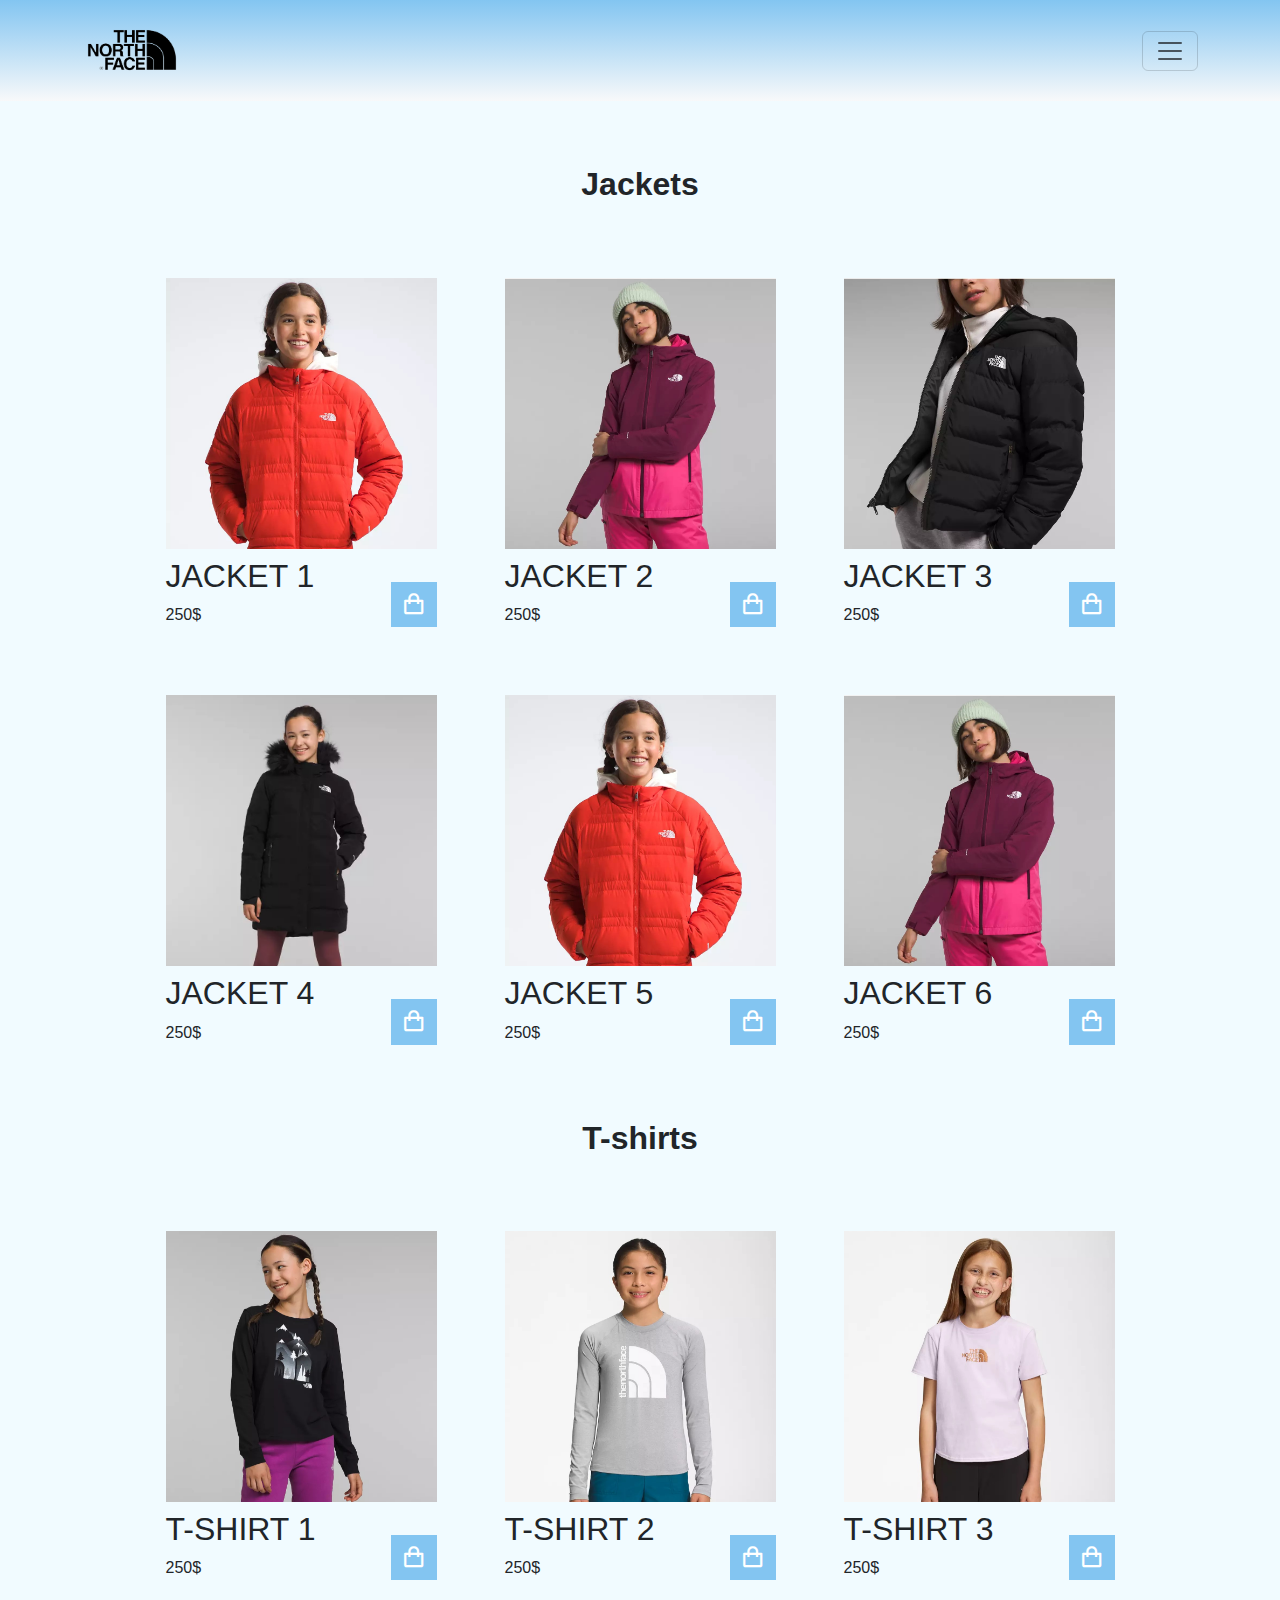
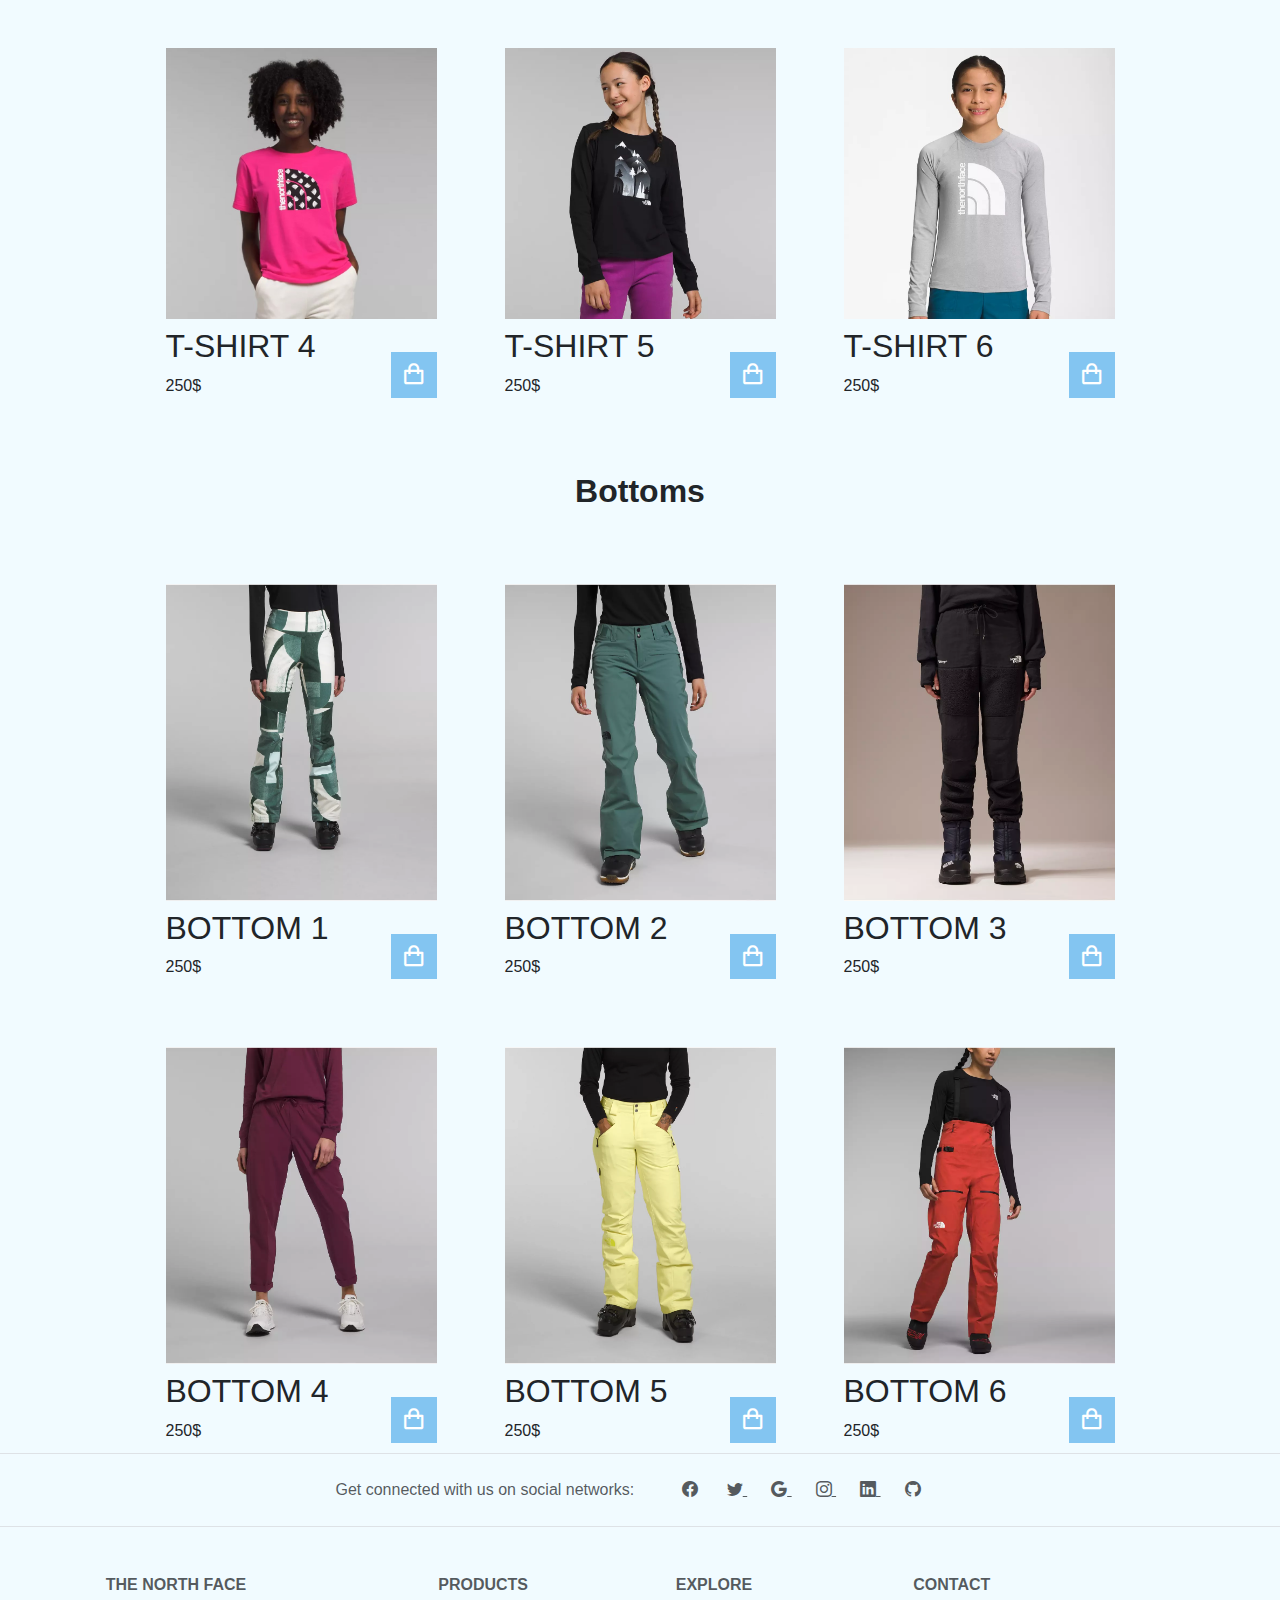
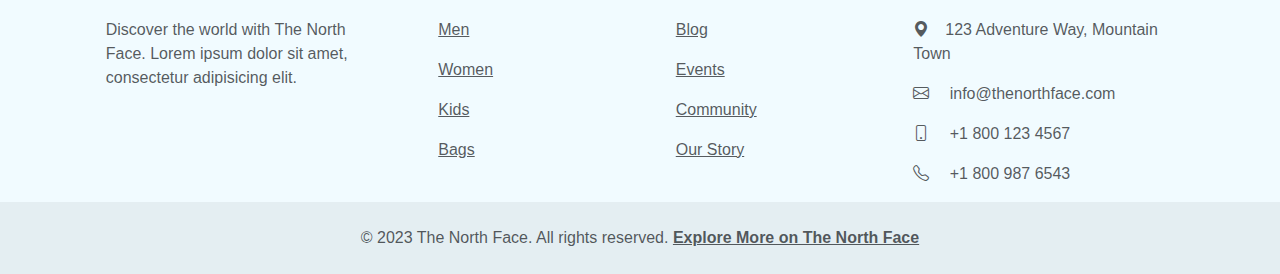
<file: kids.html>
<!DOCTYPE html>
<html lang="en">

<head>
  <meta charset="UTF-8" />
  <meta name="viewport" content="width=device-width, initial-scale=1.0" />
  <meta name="keywords" content="x, y, ,etc" />
  <meta name="description" content="x, y, ,etc" />
  <meta name="author" content="x, y, ,etc" />
  <title>The North Face</title>
  <link rel="icon" href="Assets/images/icon.jpg" class="icon" />
  <link rel="stylesheet" href="Assets/bootstrap/css/bootstrap.css" />
  <link rel="stylesheet" href="Assets/css/style.css" />
  <link rel="stylesheet" href="https://cdn.jsdelivr.net/npm/bootstrap-icons@1.11.2/font/bootstrap-icons.min.css">
  <link href='https://unpkg.com/boxicons@2.1.4/css/boxicons.min.css' rel='stylesheet'>

</head>

<body>
    <!-- Navbar -->
    <nav class="navbar navbar-expand-xxl navbar-light bg-light fs-5">
        <div class="container">
            <a class="navbar-brand" href="index.html">
                <img class="logo-img img-fluid" src="Assets/images/logo.png" alt="The North Face Logo" />
            </a>
            <button class="navbar-toggler" type="button" data-bs-toggle="collapse"
                data-bs-target="#navbarSupportedContent" aria-controls="navbarSupportedContent" aria-expanded="false"
                aria-label="Toggle navigation">
                <span class="navbar-toggler-icon"></span>
            </button>
            <div class="collapse navbar-collapse" id="navbarSupportedContent">
                <ul class="navbar-nav ms-auto mb-2 mb-lg-0">
                    <li class="nav-item">
                        <a class="nav-link " aria-current="page" href="index.html">Home</a>
                    </li>
                    <li class="nav-item dropdown">
                        <a class="nav-link dropdown-toggle" href="men.html" role="button" data-bs-toggle="dropdown"
                            aria-expanded="false">
                            Men
                        </a>
                        <ul class="dropdown-menu">
                            <li><a class="dropdown-item" href="men.html#jackets">Jackets</a></li>
                            <li><a class="dropdown-item" href="men.html#t-shirts">T-Shirts</a></li>
                            <li><a class="dropdown-item" href="men.html#bottoms">bottoms</a></li>
                        </ul>
                    </li>
                    <li class="nav-item dropdown">
                        <a class="nav-link dropdown-toggle" href="#" role="button" data-bs-toggle="dropdown"
                            aria-expanded="false">
                            Women
                        </a>
                        <ul class="dropdown-menu">
                            <li><a class="dropdown-item" href="women.html#jackets">Jackets</a></li>
                            <li><a class="dropdown-item" href="women.html#t-shirts">T-Shirts</a></li>
                            <li><a class="dropdown-item" href="women.html#bottoms">bottoms</a></li>
                        </ul>
                    </li>
                    <li class="nav-item dropdown">
                        <a class="nav-link dropdown-toggle active" href="#" role="button" data-bs-toggle="dropdown"
                            aria-expanded="false">
                            Kids
                        </a>
                        <ul class="dropdown-menu">
                            <li><a class="dropdown-item" href="kids.html#jackets">Jackets</a></li>
                            <li><a class="dropdown-item" href="kids.html#t-shirts">T-Shirts</a></li>
                            <li><a class="dropdown-item" href="kids.html#bottoms">bottoms</a></li>
                        </ul>
                    </li>
                    <li class="nav-item">
                        <a class="nav-link" href="shoes.html">Shoes</a>
                    </li>
                    <li class="nav-item">
                        <a class="nav-link" href="bags.html">Bags</a>
                    </li>
                    <li class="nav-item">
                        <a class="nav-link" href="aboutus.html">About Us</a>
                    </li>
                    <li class="nav-item">
                        <a class="nav-link" href="careers.html">Careers</a>
                    </li>
                    <li class="nav-item">
                        <a class="nav-link" href="contactus.html">Contact Us</a>
                    </li>
                </ul>
                <li class="nav-item">
                    <button class="btn btn-outline-primary m-2"><a class="nav-link" href="myaccount.html">My Account</a></button>
                </li>
                <li class="shoppingicon nav-item">
                    <i class="bx bx bx-shopping-bag fs-3" id="cart-bag"></i>
                    <span id="total-items-display" class="cart-number fs-3">0</span>
                </li>
                <div class="cart">
                    <h2 class="cart-title">Your Cart</h2>
                    <div class="cart-content">
                    </div>
                    <div class="total">
                        <div class="total-title">Total</div>
                        <div class="total-price">0$</div>
                    </div>
                    <button type="button" class="btn btn-buy btn-primary"><a href="checkout.html" class="btn">Buy
                            Now</a></button>
                    <i class="bx bx-x" id="close-cart"></i>
                </div>
            </div>
        </div>
    </nav>

    <!-- main section -->
    <!-- <section class="menmain container-fluid">
        <div class="container shopnow d-flex align-items-center justify-content-center">
            <div class="row">
                <div class="col-md-12 d-flex align-items-center justify-content-center flex-column">
                    <h1>Shop Women</h1>
                    <button type="button" class="btn btn-primary">Shop now</button>
                </div>
            </div>
        </div>
    </section> -->
    <!-- Products -->
    <section class="menproducts">
        <!-- Jackets -->
        <section id="jackets">
            <h2 class="headings">Jackets</h2>
            <section class="container p-0 ">
                <div class="row gap-5 justify-content-center">
                    <div class="col-md-3 productbox p-0 ">
                        <a href="product.html"><img src="Assets/images/Kids/Products/Jackets/1.jpg" alt=""
                                class="product-image"></a>
                        <h2 class="product-title">Jacket 1</h2>
                        <span class="price">250$</span>
                        <i class="bx bx-shopping-bag add-cart"></i>
                    </div>
                    <div class="col-md-3 productbox p-0 ">
                        <a href="product.html"><img src="Assets/images/Kids/Products/Jackets/2.jpg" alt=""
                                class="product-image"></a>
                        <h2 class="product-title">Jacket 2</h2>
                        <span class="price">250$</span>
                        <i class="bx bx-shopping-bag add-cart"></i>
                    </div>
                    <div class="col-md-3 productbox p-0 ">
                        <a href="product.html"><img src="Assets/images/Kids/Products/Jackets/3.jpg" alt=""
                                class="product-image"></a>
                        <h2 class="product-title">Jacket 3</h2>
                        <span class="price">250$</span>
                        <i class="bx bx-shopping-bag add-cart"></i>
                    </div>
                    <div class="col-md-3 productbox p-0 ">
                        <a href="product.html"><img src="Assets/images/Kids/Products/Jackets/4.jpg" alt=""
                                class="product-image"></a>
                        <h2 class="product-title">Jacket 4</h2>
                        <span class="price">250$</span>
                        <i class="bx bx-shopping-bag add-cart"></i>
                    </div>
                    <div class="col-md-3 productbox p-0 ">
                        <a href="product.html"><img src="Assets/images/Kids/Products/Jackets/1.jpg" alt=""
                                class="product-image"></a>
                        <h2 class="product-title">Jacket 5</h2>
                        <span class="price">250$</span>
                        <i class="bx bx-shopping-bag add-cart"></i>
                    </div>
                    <div class="col-md-3 productbox p-0 ">
                        <a href="product.html"><img src="Assets/images/Kids/Products/Jackets/2.jpg" alt=""
                                class="product-image"></a>
                        <h2 class="product-title">Jacket 6</h2>
                        <span class="price">250$</span>
                        <i class="bx bx-shopping-bag add-cart"></i>
                    </div>

                </div>
            </section>
        </section>

        <section id="t-shirts">
            <h2 class="headings">T-shirts</h2>
            <section class="container p-0 ">
                <div class="row gap-5 justify-content-center">
                    <div class="col-md-3 productbox p-0 ">
                        <a href="product.html"><img src="Assets/images/Kids/Products/T-Shirts/1.jpg" alt=""
                                class="product-image"></a>
                        <h2 class="product-title">T-Shirt 1</h2>
                        <span class="price">250$</span>
                        <i class="bx bx-shopping-bag add-cart"></i>
                    </div>
                    <div class="col-md-3 productbox p-0 ">
                        <a href="product.html"><img src="Assets/images/Kids/Products/T-Shirts/2.jpg" alt=""
                                class="product-image"></a>
                        <h2 class="product-title">T-Shirt 2</h2>
                        <span class="price">250$</span>
                        <i class="bx bx-shopping-bag add-cart"></i>
                    </div>
                    <div class="col-md-3 productbox p-0 ">
                        <a href="product.html"><img src="Assets/images/Kids/Products/T-Shirts/3.jpg" alt=""
                                class="product-image"></a>
                        <h2 class="product-title">T-Shirt 3</h2>
                        <span class="price">250$</span>
                        <i class="bx bx-shopping-bag add-cart"></i>
                    </div>
                    <div class="col-md-3 productbox p-0 ">
                        <a href="product.html"><img src="Assets/images/Kids/Products/T-Shirts/4.jpg" alt=""
                                class="product-image"></a>
                        <h2 class="product-title">T-Shirt 4</h2>
                        <span class="price">250$</span>
                        <i class="bx bx-shopping-bag add-cart"></i>
                    </div>
                    <div class="col-md-3 productbox p-0 ">
                        <a href="product.html"><img src="Assets/images/Kids/Products/T-Shirts/1.jpg" alt=""
                                class="product-image"></a>
                        <h2 class="product-title">T-Shirt 5</h2>
                        <span class="price">250$</span>
                        <i class="bx bx-shopping-bag add-cart"></i>
                    </div>
                    <div class="col-md-3 productbox p-0 ">
                        <a href="product.html"><img src="Assets/images/Kids/Products/T-Shirts/2.jpg" alt=""
                                class="product-image"></a>
                        <h2 class="product-title">T-Shirt 6</h2>
                        <span class="price">250$</span>
                        <i class="bx bx-shopping-bag add-cart"></i>
                    </div>

                </div>
            </section>
        </section>

        <section id="bottoms">
            <h2 class="headings">Bottoms</h2>
            <section class="container p-0 ">
                <div class="row gap-5 justify-content-center">
                    <div class="col-md-3 productbox p-0 ">
                        <a href="product.html"><img src="Assets/images/Women/Women Products/Bottoms/1.webp" alt=""
                                class="product-image"></a>
                        <h2 class="product-title">Bottom 1</h2>
                        <span class="price">250$</span>
                        <i class="bx bx-shopping-bag add-cart"></i>
                    </div>
                    <div class="col-md-3 productbox p-0 ">
                        <a href="product.html"><img src="Assets/images/Women/Women Products/Bottoms/2.webp" alt=""
                                class="product-image"></a>
                        <h2 class="product-title">Bottom 2</h2>
                        <span class="price">250$</span>
                        <i class="bx bx-shopping-bag add-cart"></i>
                    </div>
                    <div class="col-md-3 productbox p-0 ">
                        <a href="product.html"><img src="Assets/images/Women/Women Products/Bottoms/3.webp" alt=""
                                class="product-image"></a>
                        <h2 class="product-title">Bottom 3</h2>
                        <span class="price">250$</span>
                        <i class="bx bx-shopping-bag add-cart"></i>
                    </div>
                    <div class="col-md-3 productbox p-0 ">
                        <a href="product.html"><img src="Assets/images/Women/Women Products/Bottoms/4.webp" alt=""
                                class="product-image"></a>
                        <h2 class="product-title">Bottom 4</h2>
                        <span class="price">250$</span>
                        <i class="bx bx-shopping-bag add-cart"></i>
                    </div>
                    <div class="col-md-3 productbox p-0 ">
                        <a href="product.html"><img src="Assets/images/Women/Women Products/Bottoms/5.webp" alt=""
                                class="product-image"></a>
                        <h2 class="product-title">Bottom 5</h2>
                        <span class="price">250$</span>
                        <i class="bx bx-shopping-bag add-cart"></i>
                    </div>
                    <div class="col-md-3 productbox p-0 ">
                        <a href="product.html"><img src="Assets/images/Women/Women Products/Bottoms/6.webp" alt=""
                                class="product-image"></a>
                        <h2 class="product-title">Bottom 6</h2>
                        <span class="price">250$</span>
                        <i class="bx bx-shopping-bag add-cart"></i>
                    </div>

                </div>
            </section>
        </section>

        <!-- Footer -->
        <footer class="text-center text-lg-start text-muted">
            <!-- Section: Social media -->
            <section class="d-flex justify-content-center p-4 border-bottom border-top">
                <!-- Left -->
                <div class="me-5 d-none d-lg-block">
                    <span>Get connected with us on social networks:</span>
                </div>
                <!-- Left -->

                <!-- Right -->
                <div>
                    <a href="" class="me-4 text-reset" style="text-decoration: none;">
                        <i class="bi bi-facebook"></i>
                    </a>
                    <a href="" class="me-4 text-reset">
                        <i class="bi bi-twitter"></i>
                    </a>
                    <a href="" class="me-4 text-reset">
                        <i class="bi bi-google"></i>
                    </a>
                    <a href="" class="me-4 text-reset">
                        <i class="bi bi-instagram"></i>
                    </a>
                    <a href="" class="me-4 text-reset">
                        <i class="bi bi-linkedin"></i>
                    </a>
                    <a href="" class="me-4 text-reset">
                        <i class="bi bi-github"></i>
                    </a>
                </div>
                <!-- Right -->
            </section>
            <!-- Section: Social media -->

            <!-- Section: Links  -->
            <section class="">
                <div class="container text-center text-md-start mt-5">
                    <!-- Grid row -->
                    <div class="row mt-3">
                        <!-- Grid column -->
                        <div class="col-md-3 col-lg-4 col-xl-3 mx-auto mb-4">
                            <!-- Content -->
                            <h6 class="text-uppercase fw-bold mb-4">
                                The North Face
                            </h6>
                            <p>
                                Discover the world with The North Face. Lorem ipsum dolor sit amet, consectetur
                                adipisicing
                                elit.
                            </p>
                        </div>
                        <!-- Grid column -->

                        <!-- Grid column -->
                        <div class="col-md-2 col-lg-2 col-xl-2 mx-auto mb-4">
                            <!-- Links -->
                            <h6 class="text-uppercase fw-bold mb-4">Products</h6>
                            <p>
                                <a href="men.html" class="text-reset">Men</a>
                            </p>
                            <p>
                                <a href="women.html" class="text-reset">Women</a>
                            </p>
                            <p>
                                <a href="kids.html" class="text-reset">Kids</a>
                            </p>
                            <p>
                                <a href="bags.html" class="text-reset">Bags</a>
                            </p>
                        </div>
                        <!-- Grid column -->

                        <!-- Grid column -->
                        <div class="col-md-3 col-lg-2 col-xl-2 mx-auto mb-4">
                            <!-- Links -->
                            <h6 class="text-uppercase fw-bold mb-4">Explore</h6>
                            <p>
                                <a href="aboutus.html#blog" class="text-reset">Blog</a>
                            </p>
                            <p>
                                <a href="aboutus.html#events" class="text-reset">Events</a>
                            </p>
                            <p>
                                <a href="aboutus.html#community" class="text-reset">Community</a>
                            </p>
                            <p>
                                <a href="aboutus.html#our-story" class="text-reset">Our Story</a>
                            </p>
                        </div>
                        <!-- Grid column -->

                        <!-- Grid column -->
                        <div class="col-md-4 col-lg-3 col-xl-3 mx-auto mb-md-0 mb-4">
                            <!-- Links -->
                            <h6 class="text-uppercase fw-bold mb-4">Contact</h6>
                            <p><i class="bi bi-geo-alt-fill me-3"></i>123 Adventure Way, Mountain Town</p>
                            <p>
                                <i class="bi bi-envelope me-3"></i>
                                info@thenorthface.com
                            </p>
                            <p><i class="bi bi-phone me-3"></i> +1 800 123 4567</p>
                            <p><i class="bi bi-telephone me-3"></i> +1 800 987 6543</p>
                        </div>
                        <!-- Grid column -->
                    </div>
                    <!-- Grid row -->
                </div>
            </section>
            <!-- Section: Links  -->

            <!-- Copyright -->
            <div class="text-center p-4" style="background-color: rgba(0, 0, 0, 0.05)">
                © 2023 The North Face. All rights reserved.
                <a class="text-reset fw-bold" href="index.html">Explore More on The North Face</a>
            </div>
            <!-- Copyright -->
        </footer>

        <script src="Assets/bootstrap/js/popper.min.js"></script>
        <script src="Assets/bootstrap/js/jquery-3.7.1.min.js"></script>
        <script src="Assets/bootstrap/js/bootstrap.js"></script>
        <script src="Assets/js/script.js"></script>
</body>

</html>
</file>
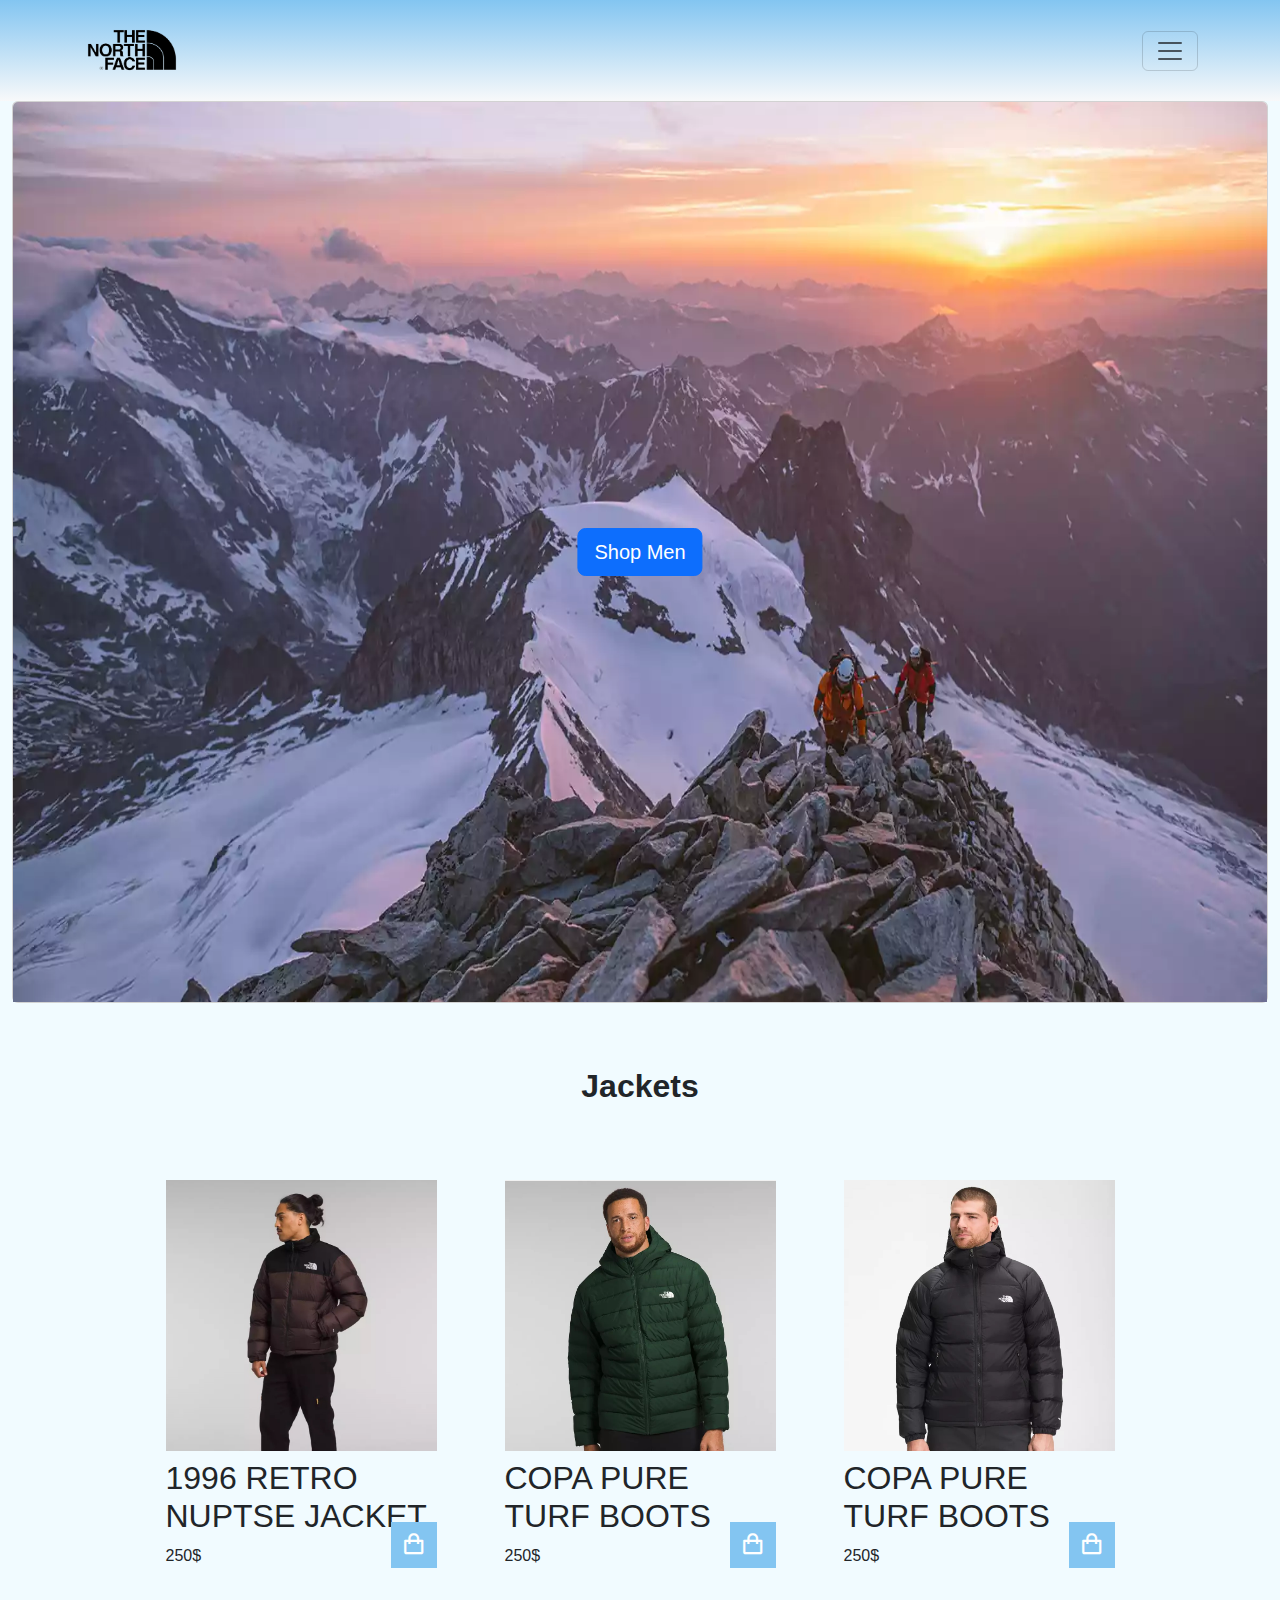
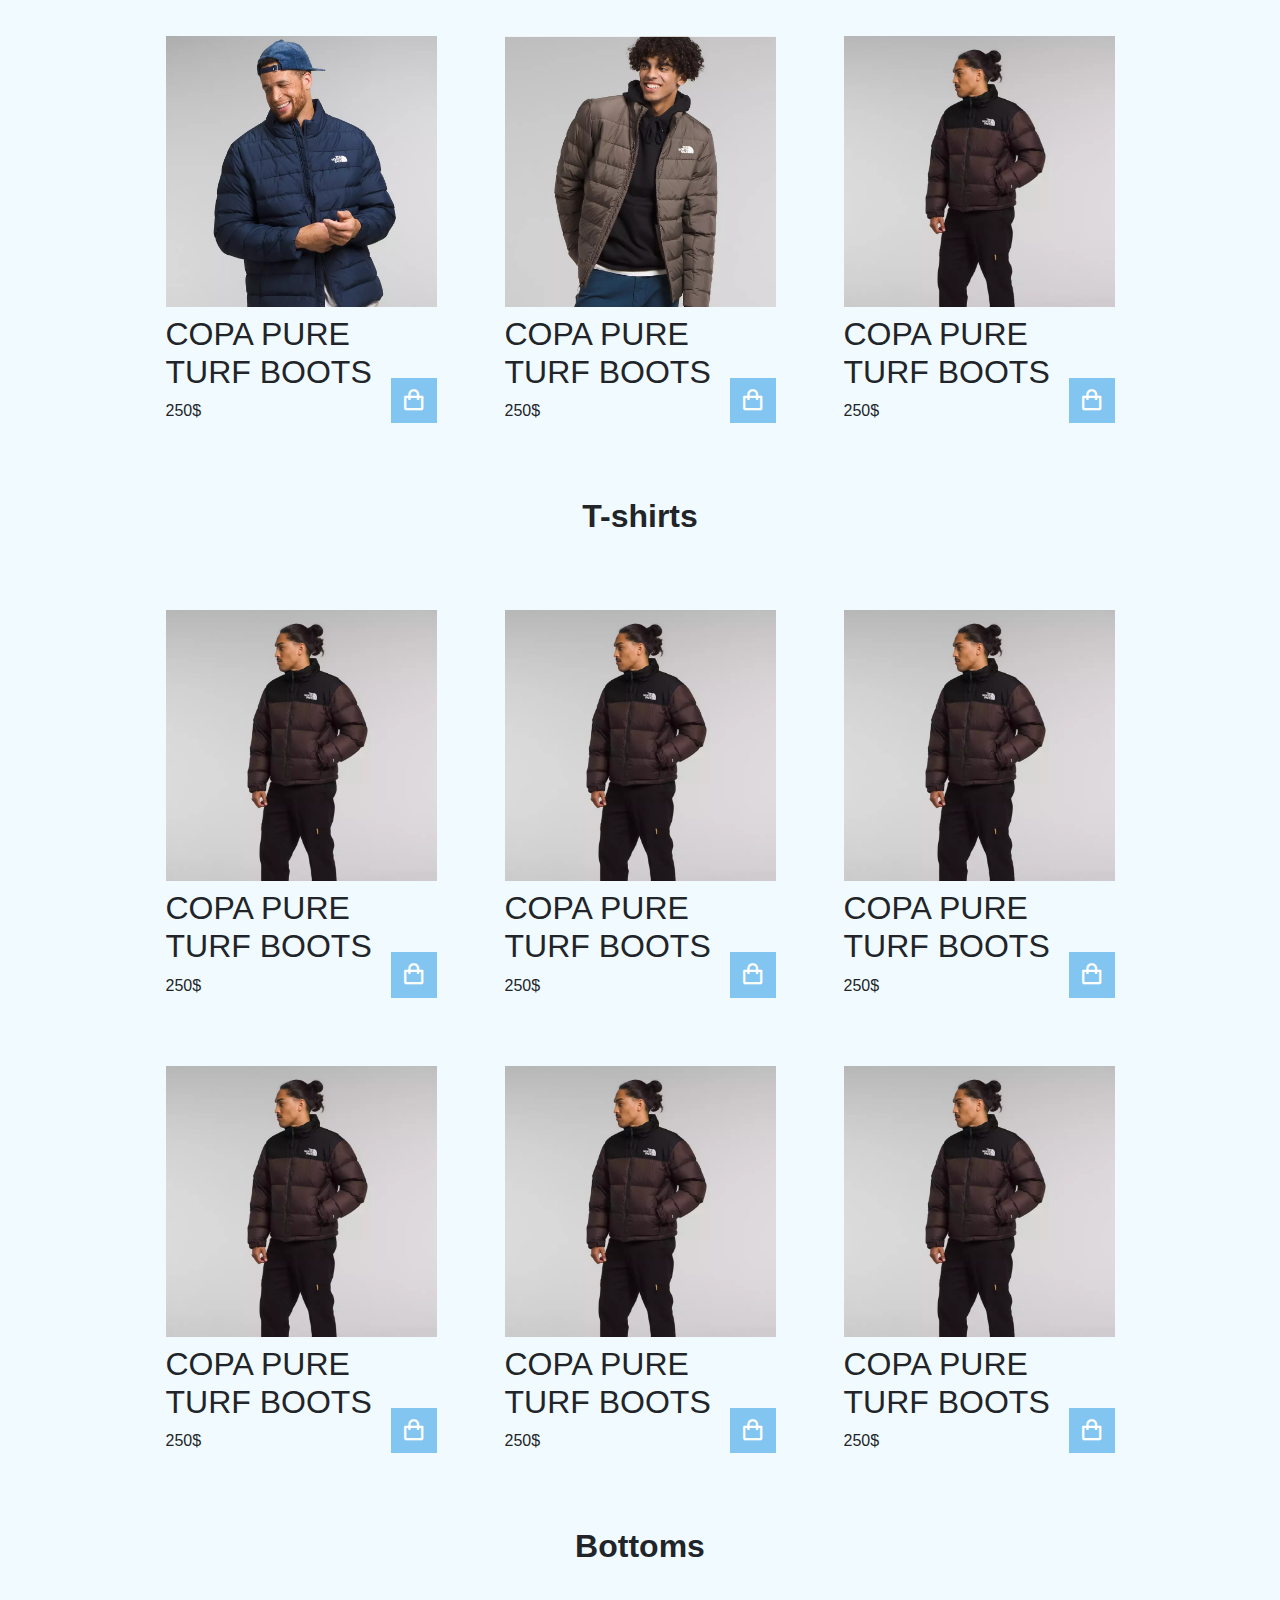
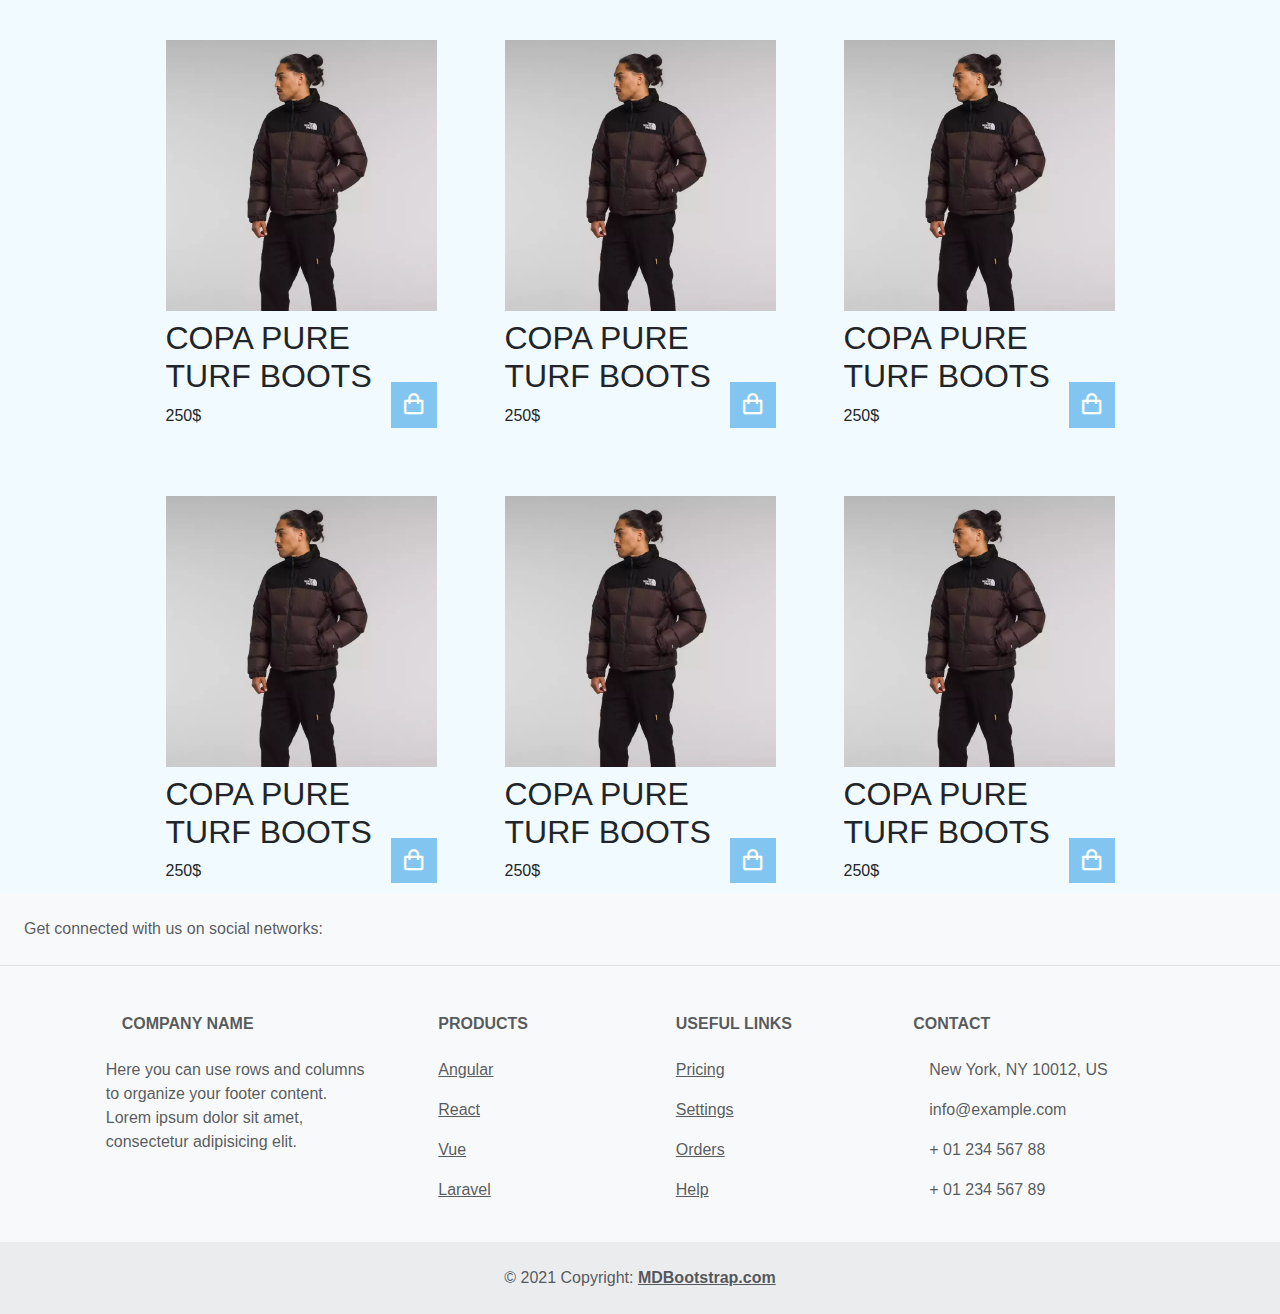
<file: men.html>
<!DOCTYPE html>
<html lang="en">

<head>
  <meta charset="UTF-8" />
  <meta name="viewport" content="width=device-width, initial-scale=1.0" />
  <meta name="keywords" content="x, y, ,etc" />
  <meta name="description" content="x, y, ,etc" />
  <meta name="author" content="x, y, ,etc" />
  <title>The North Face</title>
  <link rel="icon" href="Assets/images/icon.jpg" class="icon" />
  <link rel="stylesheet" href="Assets/bootstrap/css/bootstrap.css" />
  <link rel="stylesheet" href="Assets/css/style.css" />
  <link href='https://unpkg.com/boxicons@2.1.4/css/boxicons.min.css' rel='stylesheet'>
</head>

<body>
  <!-- Navbar -->
  <nav class="navbar navbar-expand-xxl navbar-light bg-light fs-5">
    <div class="container">
      <a class="navbar-brand" href="index.html">
        <img class="logo-img img-fluid" src="Assets/images/logo.png" alt="The North Face Logo" />
      </a>
      <button class="navbar-toggler" type="button" data-bs-toggle="collapse" data-bs-target="#navbarSupportedContent"
        aria-controls="navbarSupportedContent" aria-expanded="false" aria-label="Toggle navigation">
        <span class="navbar-toggler-icon"></span>
      </button>
      <div class="collapse navbar-collapse" id="navbarSupportedContent">
        <ul class="navbar-nav ms-auto mb-2 mb-lg-0">
          <li class="nav-item">
            <a class="nav-link active" aria-current="page" href="index.html">Home</a>
          </li>
          <li class="nav-item dropdown">
            <a class="nav-link dropdown-toggle" href="men.html" role="button" data-bs-toggle="dropdown"
              aria-expanded="false">
              Men
            </a>
            <ul class="dropdown-menu">
              <li><a class="dropdown-item" href="men.html#jackets">Jackets</a></li>
              <li><a class="dropdown-item" href="men.html#t-shirts">T-Shirts</a></li>
              <li><a class="dropdown-item" href="men.html#bottoms">bottoms</a></li>
            </ul>
          </li>
          <li class="nav-item dropdown">
            <a class="nav-link dropdown-toggle" href="#" role="button" data-bs-toggle="dropdown" aria-expanded="false">
              Women
            </a>
            <ul class="dropdown-menu">
              <li><a class="dropdown-item" href="women.html#jackets">Jackets</a></li>
              <li><a class="dropdown-item" href="women.html#t-shirts">T-Shirts</a></li>
              <li><a class="dropdown-item" href="women.html#bottoms">bottoms</a></li>
            </ul>
          </li>
          <li class="nav-item dropdown">
            <a class="nav-link dropdown-toggle" href="#" role="button" data-bs-toggle="dropdown" aria-expanded="false">
              Kids
            </a>
            <ul class="dropdown-menu">
              <li><a class="dropdown-item" href="kids.html#jackets">Jackets</a></li>
              <li><a class="dropdown-item" href="kids.html#t-shirts">T-Shirts</a></li>
              <li><a class="dropdown-item" href="kids.html#bottoms">bottoms</a></li>
            </ul>
          </li>
          <li class="nav-item">
            <a class="nav-link" href="shoes.html">Shoes</a>
          </li>
          <li class="nav-item">
            <a class="nav-link" href="bags.html">Bags</a>
          </li>
          <li class="nav-item">
            <a class="nav-link" href="aboutus.html">About Us</a>
          </li>
          <li class="nav-item">
            <a class="nav-link" href="careers.html">Careers</a>
          </li>
          <li class="nav-item">
            <a class="nav-link" href="contactus.html">Contact Us</a>
          </li>
        </ul>
        <!-- <form class="d-flex" role="search">
          <input class="form-control me-2" type="search" placeholder="Search" aria-label="Search">
          <button class="btn btn-outline-success" type="submit">Search</button>
        </form> -->
        <li class="nav-item">
          <button class="btn btn-outline-primary m-2"><a class="nav-link" href="myaccount.html">My Account</a></button>
        </li>
        <li class="shoppingicon nav-item"><i class="bx bx bx-shopping-bag " id="cart-bag"></i><span
            id="total-items-display" class="cart-number">0</span></li>
        <div class="cart">
          <h2 class="cart-title">Your Cart</h2>
          <div class="cart-content">

          </div>
          <div class="total">
            <div class="total-title">Total</div>
            <div class="total-price">0$</div>
          </div>
          <button type="button" class="but btn-buy btn-primary">Buy Now</button>
          <i class="bx bx-x" id="close-cart"></i>
        </div>

      </div>
    </div>
  </nav>


  <!-- men main section -->
  <section>
    <div class="container-fluid">
      <div class="card main-photo w-40 d-block mx-auto">
        <img style="height: 100vh;" class="card-img-top" src="Assets/images/About Us/Background.webp"
          alt="Men Background">
        <a href="#jackets" class="btn btn-primary btn-lg position-absolute top-50 start-50 translate-middle">Shop
          Men</a>
      </div>
    </div>
  </section>

  <!-- Products -->
  <section class="menproducts">
    <!-- Jackets -->
    <section id="jackets">
      <h2 class="headings">Jackets</h2>
      <section class="container p-0 ">
        <div class="row gap-5 justify-content-center">
          <div class="col-md-3 productbox p-0 ">
            <a href="product.html"> <img src="Assets/images/Men/Men Products/1.jpg" alt="" class="product-image"> </a>
            <h2 class="product-title"> 1996 RETRO NUPTSE JACKET </h2>
            <span class="price">250$</span>
            <i class="bx bx-shopping-bag add-cart"></i>
          </div>
          <div class="col-md-3 productbox p-0 ">
            <img src="Assets/images/Men/Men Products/2.jpg" alt="" class="product-image">
            <h2 class="product-title">Copa pure turf boots</h2>
            <span class="price">250$</span>
            <i class="bx bx-shopping-bag add-cart"></i>
          </div>
          <div class="col-md-3 productbox p-0 ">
            <img src="Assets/images/Men/Men Products/3.jpg" alt="" class="product-image">
            <h2 class="product-title">Copa pure turf boots</h2>
            <span class="price">250$</span>
            <i class="bx bx-shopping-bag add-cart"></i>
          </div>
          <div class="col-md-3 productbox p-0 ">
            <img src="Assets/images/Men/Men Products/4.jpg" alt="" class="product-image">
            <h2 class="product-title">Copa pure turf boots</h2>
            <span class="price">250$</span>
            <i class="bx bx-shopping-bag add-cart"></i>
          </div>
          <div class="col-md-3 productbox p-0 ">
            <img src="Assets/images/Men/Men Products/5.jpg" alt="" class="product-image">
            <h2 class="product-title">Copa pure turf boots</h2>
            <span class="price">250$</span>
            <i class="bx bx-shopping-bag add-cart"></i>
          </div>
          <div class="col-md-3 productbox p-0 ">
            <img src="Assets/images/Men/Men Products/1.jpg" alt="" class="product-image">
            <h2 class="product-title">Copa pure turf boots</h2>
            <span class="price">250$</span>
            <i class="bx bx-shopping-bag add-cart"></i>
          </div>

        </div>
      </section>
    </section>

    <section id="t-shirts">
      <h2 class="headings">T-shirts</h2>
      <section class="container p-0 ">
        <div class="row gap-5 justify-content-center">
          <div class="col-md-3 productbox p-0 ">
            <img src="Assets/images/Men/Men Products/1.jpg" alt="" class="product-image">
            <h2 class="product-title">Copa pure turf boots</h2>
            <span class="price">250$</span>
            <i class="bx bx-shopping-bag add-cart"></i>
          </div>
          <div class="col-md-3 productbox p-0 ">
            <img src="Assets/images/Men/Men Products/1.jpg" alt="" class="product-image">
            <h2 class="product-title">Copa pure turf boots</h2>
            <span class="price">250$</span>
            <i class="bx bx-shopping-bag add-cart"></i>
          </div>
          <div class="col-md-3 productbox p-0 ">
            <img src="Assets/images/Men/Men Products/1.jpg" alt="" class="product-image">
            <h2 class="product-title">Copa pure turf boots</h2>
            <span class="price">250$</span>
            <i class="bx bx-shopping-bag add-cart"></i>
          </div>
          <div class="col-md-3 productbox p-0 ">
            <img src="Assets/images/Men/Men Products/1.jpg" alt="" class="product-image">
            <h2 class="product-title">Copa pure turf boots</h2>
            <span class="price">250$</span>
            <i class="bx bx-shopping-bag add-cart"></i>
          </div>
          <div class="col-md-3 productbox p-0 ">
            <img src="Assets/images/Men/Men Products/1.jpg" alt="" class="product-image">
            <h2 class="product-title">Copa pure turf boots</h2>
            <span class="price">250$</span>
            <i class="bx bx-shopping-bag add-cart"></i>
          </div>
          <div class="col-md-3 productbox p-0 ">
            <img src="Assets/images/Men/Men Products/1.jpg" alt="" class="product-image">
            <h2 class="product-title">Copa pure turf boots</h2>
            <span class="price">250$</span>
            <i class="bx bx-shopping-bag add-cart"></i>
          </div>

        </div>
      </section>
    </section>

    <section id="bottoms">
      <h2 class="headings">Bottoms</h2>
      <section class="container p-0 ">
        <div class="row gap-5 justify-content-center">
          <div class="col-md-3 productbox p-0 ">
            <img src="Assets/images/Men/Men Products/1.jpg" alt="" class="product-image">
            <h2 class="product-title">Copa pure turf boots</h2>
            <span class="price">250$</span>
            <i class="bx bx-shopping-bag add-cart"></i>
          </div>
          <div class="col-md-3 productbox p-0 ">
            <img src="Assets/images/Men/Men Products/1.jpg" alt="" class="product-image">
            <h2 class="product-title">Copa pure turf boots</h2>
            <span class="price">250$</span>
            <i class="bx bx-shopping-bag add-cart"></i>
          </div>
          <div class="col-md-3 productbox p-0 ">
            <img src="Assets/images/Men/Men Products/1.jpg" alt="" class="product-image">
            <h2 class="product-title">Copa pure turf boots</h2>
            <span class="price">250$</span>
            <i class="bx bx-shopping-bag add-cart"></i>
          </div>
          <div class="col-md-3 productbox p-0 ">
            <img src="Assets/images/Men/Men Products/1.jpg" alt="" class="product-image">
            <h2 class="product-title">Copa pure turf boots</h2>
            <span class="price">250$</span>
            <i class="bx bx-shopping-bag add-cart"></i>
          </div>
          <div class="col-md-3 productbox p-0 ">
            <img src="Assets/images/Men/Men Products/1.jpg" alt="" class="product-image">
            <h2 class="product-title">Copa pure turf boots</h2>
            <span class="price">250$</span>
            <i class="bx bx-shopping-bag add-cart"></i>
          </div>
          <div class="col-md-3 productbox p-0 ">
            <img src="Assets/images/Men/Men Products/1.jpg" alt="" class="product-image">
            <h2 class="product-title">Copa pure turf boots</h2>
            <span class="price">250$</span>
            <i class="bx bx-shopping-bag add-cart"></i>
          </div>

        </div>
      </section>
    </section>

    <!-- Footer -->
    <footer class="text-center text-lg-start bg-body-tertiary text-muted">
      <!-- Section: Social media -->
      <section class="d-flex justify-content-center justify-content-lg-between p-4 border-bottom">
        <!-- Left -->
        <div class="me-5 d-none d-lg-block">
          <span>Get connected with us on social networks:</span>
        </div>
        <!-- Left -->

        <!-- Right -->
        <div>
          <a href="" class="me-4 text-reset">
            <i class="fab fa-facebook-f"></i>
          </a>
          <a href="" class="me-4 text-reset">
            <i class="fab fa-twitter"></i>
          </a>
          <a href="" class="me-4 text-reset">
            <i class="fab fa-google"></i>
          </a>
          <a href="" class="me-4 text-reset">
            <i class="fab fa-instagram"></i>
          </a>
          <a href="" class="me-4 text-reset">
            <i class="fab fa-linkedin"></i>
          </a>
          <a href="" class="me-4 text-reset">
            <i class="fab fa-github"></i>
          </a>
        </div>
        <!-- Right -->
      </section>
      <!-- Section: Social media -->

      <!-- Section: Links  -->
      <section class="">
        <div class="container text-center text-md-start mt-5">
          <!-- Grid row -->
          <div class="row mt-3">
            <!-- Grid column -->
            <div class="col-md-3 col-lg-4 col-xl-3 mx-auto mb-4">
              <!-- Content -->
              <h6 class="text-uppercase fw-bold mb-4">
                <i class="fas fa-gem me-3"></i>Company name
              </h6>
              <p>
                Here you can use rows and columns to organize your footer
                content. Lorem ipsum dolor sit amet, consectetur adipisicing
                elit.
              </p>
            </div>
            <!-- Grid column -->

            <!-- Grid column -->
            <div class="col-md-2 col-lg-2 col-xl-2 mx-auto mb-4">
              <!-- Links -->
              <h6 class="text-uppercase fw-bold mb-4">Products</h6>
              <p>
                <a href="#!" class="text-reset">Angular</a>
              </p>
              <p>
                <a href="#!" class="text-reset">React</a>
              </p>
              <p>
                <a href="#!" class="text-reset">Vue</a>
              </p>
              <p>
                <a href="#!" class="text-reset">Laravel</a>
              </p>
            </div>
            <!-- Grid column -->

            <!-- Grid column -->
            <div class="col-md-3 col-lg-2 col-xl-2 mx-auto mb-4">
              <!-- Links -->
              <h6 class="text-uppercase fw-bold mb-4">Useful links</h6>
              <p>
                <a href="#!" class="text-reset">Pricing</a>
              </p>
              <p>
                <a href="#!" class="text-reset">Settings</a>
              </p>
              <p>
                <a href="#!" class="text-reset">Orders</a>
              </p>
              <p>
                <a href="#!" class="text-reset">Help</a>
              </p>
            </div>
            <!-- Grid column -->

            <!-- Grid column -->
            <div class="col-md-4 col-lg-3 col-xl-3 mx-auto mb-md-0 mb-4">
              <!-- Links -->
              <h6 class="text-uppercase fw-bold mb-4">Contact</h6>
              <p><i class="fas fa-home me-3"></i> New York, NY 10012, US</p>
              <p>
                <i class="fas fa-envelope me-3"></i>
                info@example.com
              </p>
              <p><i class="fas fa-phone me-3"></i> + 01 234 567 88</p>
              <p><i class="fas fa-print me-3"></i> + 01 234 567 89</p>
            </div>
            <!-- Grid column -->
          </div>
          <!-- Grid row -->
        </div>
      </section>
      <!-- Section: Links  -->

      <!-- Copyright -->
      <div class="text-center p-4" style="background-color: rgba(0, 0, 0, 0.05)">
        © 2021 Copyright:
        <a class="text-reset fw-bold" href="https://mdbootstrap.com/">MDBootstrap.com</a>
      </div>
      <!-- Copyright -->
    </footer>
    <!-- Footer -->

    <script src="Assets/bootstrap/js/popper.min.js"></script>
    <script src="Assets/bootstrap/js/jquery-3.7.1.min.js"></script>
    <script src="Assets/bootstrap/js/bootstrap.js"></script>
    <script src="Assets/js/script.js"></script>
</body>

</html>
</file>
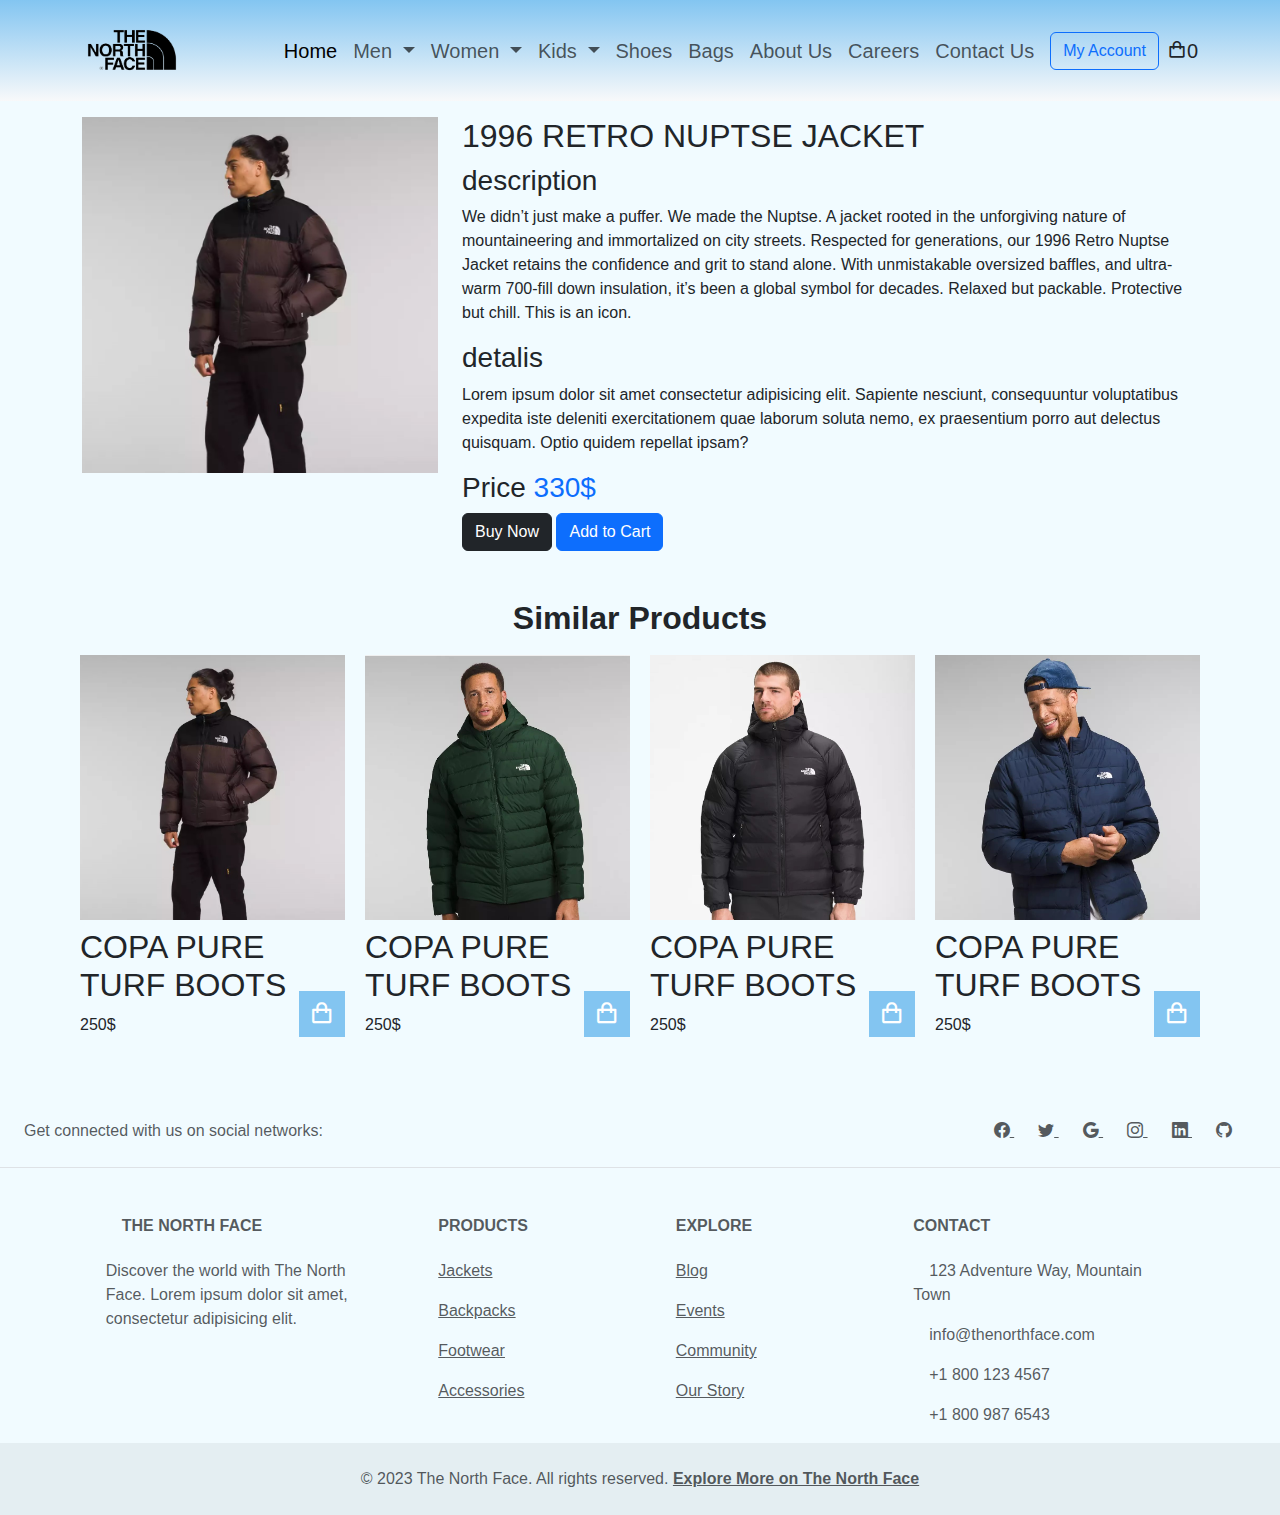
<file: product.html>
<!DOCTYPE html>
<html lang="en">

<head>
    <meta charset="UTF-8" />
    <meta name="viewport" content="width=device-width, initial-scale=1.0" />
    <meta name="keywords" content="x, y, ,etc" />
    <meta name="description" content="x, y, ,etc" />
    <meta name="author" content="x, y, ,etc" />
    <title>The North Face</title>
    <link rel="icon" href="Assets/images/icon.jpg" class="icon" />
    <link rel="stylesheet" href="Assets/bootstrap/css/bootstrap.css" />
    <link rel="stylesheet" href="Assets/css/style.css" />
    <link rel="stylesheet" href="https://cdn.jsdelivr.net/npm/bootstrap-icons@1.11.2/font/bootstrap-icons.min.css" />
    <link href="https://unpkg.com/boxicons@2.1.4/css/boxicons.min.css" rel="stylesheet" />
</head>

<body>
    <!-- Navbar -->
    <nav class="navbar navbar-expand-xl navbar-light bg-light fs-5">
        <div class="container">
            <a class="navbar-brand" href="index.html">
                <img class="logo-img img-fluid" src="Assets/images/logo.png" alt="The North Face Logo" />
            </a>
            <button class="navbar-toggler" type="button" data-bs-toggle="collapse"
                data-bs-target="#navbarSupportedContent" aria-controls="navbarSupportedContent" aria-expanded="false"
                aria-label="Toggle navigation">
                <span class="navbar-toggler-icon"></span>
            </button>
            <div class="collapse navbar-collapse" id="navbarSupportedContent">
                <ul class="navbar-nav ms-auto mb-2 mb-lg-0">
                    <li class="nav-item">
                        <a class="nav-link active" aria-current="page" href="index.html">Home</a>
                    </li>
                    <li class="nav-item dropdown">
                        <a class="nav-link dropdown-toggle" href="men.html" role="button" data-bs-toggle="dropdown"
                            aria-expanded="false">
                            Men
                        </a>
                        <ul class="dropdown-menu">
                            <li>
                                <a class="dropdown-item" href="men.html#jackets">Jackets</a>
                            </li>
                            <li>
                                <a class="dropdown-item" href="men.html#t-shirts">T-Shirts</a>
                            </li>
                            <li>
                                <a class="dropdown-item" href="men.html#bottoms">bottoms</a>
                            </li>
                        </ul>
                    </li>
                    <li class="nav-item dropdown">
                        <a class="nav-link dropdown-toggle" href="#" role="button" data-bs-toggle="dropdown"
                            aria-expanded="false">
                            Women
                        </a>
                        <ul class="dropdown-menu">
                            <li>
                                <a class="dropdown-item" href="women.html#jackets">Jackets</a>
                            </li>
                            <li>
                                <a class="dropdown-item" href="women.html#t-shirts">T-Shirts</a>
                            </li>
                            <li>
                                <a class="dropdown-item" href="women.html#bottoms">bottoms</a>
                            </li>
                        </ul>
                    </li>
                    <li class="nav-item dropdown">
                        <a class="nav-link dropdown-toggle" href="#" role="button" data-bs-toggle="dropdown"
                            aria-expanded="false">
                            Kids
                        </a>
                        <ul class="dropdown-menu">
                            <li>
                                <a class="dropdown-item" href="kids.html#jackets">Jackets</a>
                            </li>
                            <li>
                                <a class="dropdown-item" href="kids.html#t-shirts">T-Shirts</a>
                            </li>
                            <li>
                                <a class="dropdown-item" href="kids.html#bottoms">bottoms</a>
                            </li>
                        </ul>
                    </li>
                    <li class="nav-item">
                        <a class="nav-link" href="shoes.html">Shoes</a>
                    </li>
                    <li class="nav-item">
                        <a class="nav-link" href="bags.html">Bags</a>
                    </li>
                    <li class="nav-item">
                        <a class="nav-link" href="aboutus.html">About Us</a>
                    </li>
                    <li class="nav-item">
                        <a class="nav-link" href="careers.html">Careers</a>
                    </li>
                    <li class="nav-item">
                        <a class="nav-link" href="contactus.html">Contact Us</a>
                    </li>
                </ul>
                <!-- <form class="d-flex" role="search">
                <input class="form-control me-2" type="search" placeholder="Search" aria-label="Search">
                <button class="btn btn-outline-success" type="submit">Search</button>
                 </form> -->
                <li class="nav-item">
                    <button class="btn btn-outline-primary m-2">
                        <a class="nav-link" href="myaccount.html">My Account</a>
                    </button>
                </li>
                <li class="shoppingicon nav-item">
                    <i class="bx bx bx-shopping-bag" id="cart-bag"></i><span id="total-items-display"
                        class="cart-number">0</span>
                </li>
                <div class="cart">
                    <h2 class="cart-title">Your Cart</h2>
                    <div class="cart-content"></div>
                    <div class="total">
                        <div class="total-title">Total</div>
                        <div class="total-price">0$</div>
                    </div>
                    <button type="button" class="but btn-buy btn-primary">
                        Buy Now
                    </button>
                    <i class="bx bx-x" id="close-cart"></i>
                </div>
            </div>
        </div>
    </nav>

    <section class="pt-3">
        <div class="container">
            <div class="row">
                <div class="col-lg-4 col-sm-12">
                    <img src="Assets/images/Men/Men Products/1.jpg" alt="" class="product-image">
                    </a>
                </div>
                <div class="col-lg-8">
                    <h2 class="product-title">1996 Retro Nuptse Jacket</h2>
                    <h3>description</h3>
                    <p>
                        We didn’t just make a puffer. We made the Nuptse.
                        A jacket rooted in the unforgiving nature of mountaineering and immortalized on city streets.
                        Respected for generations,
                        our 1996 Retro Nuptse Jacket retains the confidence and grit to stand alone. With unmistakable
                        oversized baffles, and ultra-warm 700-fill down insulation,
                        it’s been a global symbol for decades. Relaxed but packable. Protective but chill. This is an
                        icon.
                    </p>
                    <h3>detalis</h3>
                    <p>
                        Lorem ipsum dolor sit amet consectetur adipisicing elit.
                        Sapiente nesciunt, consequuntur voluptatibus expedita iste deleniti exercitationem quae laborum
                        soluta nemo,
                        ex praesentium porro aut delectus quisquam. Optio quidem repellat ipsam?
                    </p>
                    <h3>Price <span class="price text-primary">330$</span></h3>
                    <a href="checkout.html"><button class="btn btn-dark">Buy Now</button></a>
                    <button class="btn btn-primary">Add to Cart</button>
                </div>
            </div>
        </div>
    </section>

    <!-- Similar Products -->

    <section class="pt-5 pb-5">
        <div class="container">
            <h2 class="row justify-content-center fw-bold">Similar Products</h2>
            <div class="row">
                <div class="col-lg-3 col-md-3 col-sm-6 productbox p-0 ">
                    <a href="product.html"> <img src="Assets/images/Men/Men Products/1.jpg" alt=""
                            class="product-image"> </a>
                    <h2 class="product-title">Copa pure turf boots</h2>
                    <span class="price">250$</span>
                    <i class="bx bx-shopping-bag add-cart"></i>
                </div>
                <div class="col-lg-3 col-md-3 col-sm-6 productbox p-0 ">
                    <img src="Assets/images/Men/Men Products/2.jpg" alt="" class="product-image">
                    <h2 class="product-title">Copa pure turf boots</h2>
                    <span class="price">250$</span>
                    <i class="bx bx-shopping-bag add-cart"></i>
                </div>
                <div class="col-lg-3 col-md-3 col-sm-6 productbox p-0 ">
                    <img src="Assets/images/Men/Men Products/3.jpg" alt="" class="product-image">
                    <h2 class="product-title">Copa pure turf boots</h2>
                    <span class="price">250$</span>
                    <i class="bx bx-shopping-bag add-cart"></i>
                </div>
                <div class="col-lg-3 col-md-3 col-sm-6 productbox p-0 ">
                    <img src="Assets/images/Men/Men Products/4.jpg" alt="" class="product-image">
                    <h2 class="product-title">Copa pure turf boots</h2>
                    <span class="price">250$</span>
                    <i class="bx bx-shopping-bag add-cart"></i>
                </div>
            </div>
        </div>
    </section>



    <!-- Footer -->
    <footer class="text-center text-lg-start text-muted">
        <!-- Section: Social media -->
        <section class="d-flex justify-content-center justify-content-lg-between p-4 border-bottom">
            <!-- Left -->
            <div class="me-5 d-none d-lg-block">
                <span>Get connected with us on social networks:</span>
            </div>
            <!-- Left -->

            <!-- Right -->
            <div>
                <a href="" class="me-4 text-reset">
                    <i class="bi bi-facebook"></i>
                </a>
                <a href="" class="me-4 text-reset">
                    <i class="bi bi-twitter"></i>
                </a>
                <a href="" class="me-4 text-reset">
                    <i class="bi bi-google"></i>
                </a>
                <a href="" class="me-4 text-reset">
                    <i class="bi bi-instagram"></i>
                </a>
                <a href="" class="me-4 text-reset">
                    <i class="bi bi-linkedin"></i>
                </a>
                <a href="" class="me-4 text-reset">
                    <i class="bi bi-github"></i>
                </a>
            </div>
            <!-- Right -->
        </section>
        <!-- Section: Social media -->

        <!-- Section: Links  -->
        <section>
            <div class="container text-center text-md-start mt-5">
                <!-- Grid row -->
                <div class="row mt-3">
                    <!-- Grid column -->
                    <div class="col-md-3 col-lg-4 col-xl-3 mx-auto mb-4">
                        <!-- Content -->
                        <h6 class="text-uppercase fw-bold mb-4">
                            <i class="fas fa-mountain me-3"></i>The North Face
                        </h6>
                        <p>
                            Discover the world with The North Face. Lorem ipsum dolor sit
                            amet, consectetur adipisicing elit.
                        </p>
                    </div>
                    <!-- Grid column -->

                    <!-- Grid column -->
                    <div class="col-md-2 col-lg-2 col-xl-2 mx-auto mb-4">
                        <!-- Links -->
                        <h6 class="text-uppercase fw-bold mb-4">Products</h6>
                        <p>
                            <a href="#!" class="text-reset">Jackets</a>
                        </p>
                        <p>
                            <a href="#!" class="text-reset">Backpacks</a>
                        </p>
                        <p>
                            <a href="#!" class="text-reset">Footwear</a>
                        </p>
                        <p>
                            <a href="#!" class="text-reset">Accessories</a>
                        </p>
                    </div>
                    <!-- Grid column -->

                    <!-- Grid column -->
                    <div class="col-md-3 col-lg-2 col-xl-2 mx-auto mb-4">
                        <!-- Links -->
                        <h6 class="text-uppercase fw-bold mb-4">Explore</h6>
                        <p>
                            <a href="#!" class="text-reset">Blog</a>
                        </p>
                        <p>
                            <a href="#!" class="text-reset">Events</a>
                        </p>
                        <p>
                            <a href="#!" class="text-reset">Community</a>
                        </p>
                        <p>
                            <a href="#!" class="text-reset">Our Story</a>
                        </p>
                    </div>
                    <!-- Grid column -->

                    <!-- Grid column -->
                    <div class="col-md-4 col-lg-3 col-xl-3 mx-auto mb-md-0 mb-4">
                        <!-- Links -->
                        <h6 class="text-uppercase fw-bold mb-4">Contact</h6>
                        <p>
                            <i class="fas fa-map-marker-alt me-3"></i>123 Adventure Way,
                            Mountain Town
                        </p>
                        <p>
                            <i class="fas fa-envelope me-3"></i>
                            info@thenorthface.com
                        </p>
                        <p><i class="fas fa-phone me-3"></i> +1 800 123 4567</p>
                        <p><i class="fas fa-fax me-3"></i> +1 800 987 6543</p>
                    </div>
                    <!-- Grid column -->
                </div>
                <!-- Grid row -->
            </div>
        </section>
        <!-- Section: Links  -->

        <!-- Copyright -->
        <div class="text-center p-4" style="background-color: rgba(0, 0, 0, 0.05)">
            © 2023 The North Face. All rights reserved.
            <a class="text-reset fw-bold" href="#">Explore More on The North Face</a>
        </div>
        <!-- Copyright -->
    </footer>

    <!-- Footer -->

    <script src="Assets/bootstrap/js/popper.min.js"></script>
    <script src="Assets/bootstrap/js/jquery-3.7.1.min.js"></script>
    <script src="Assets/bootstrap/js/bootstrap.js"></script>
    <script src="Assets/js/script.js"></script>
</body>

</html>
</file>
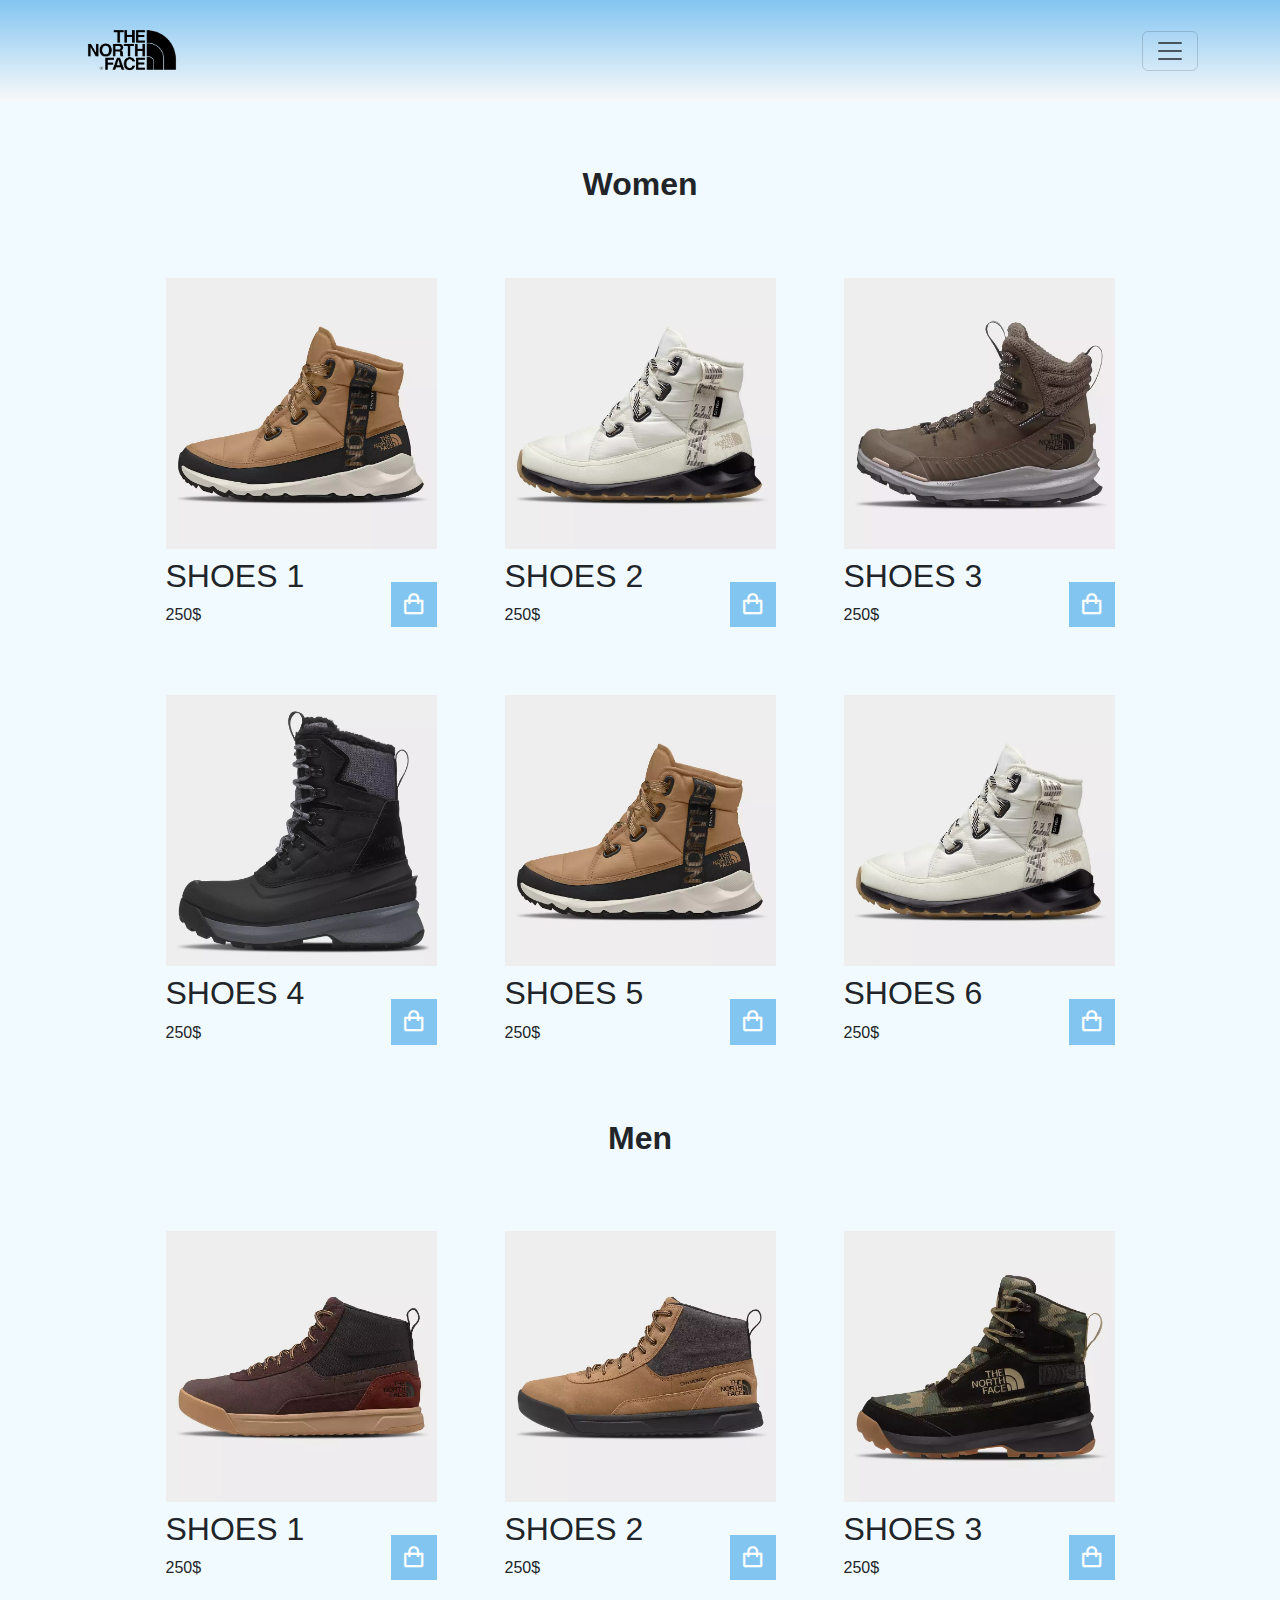
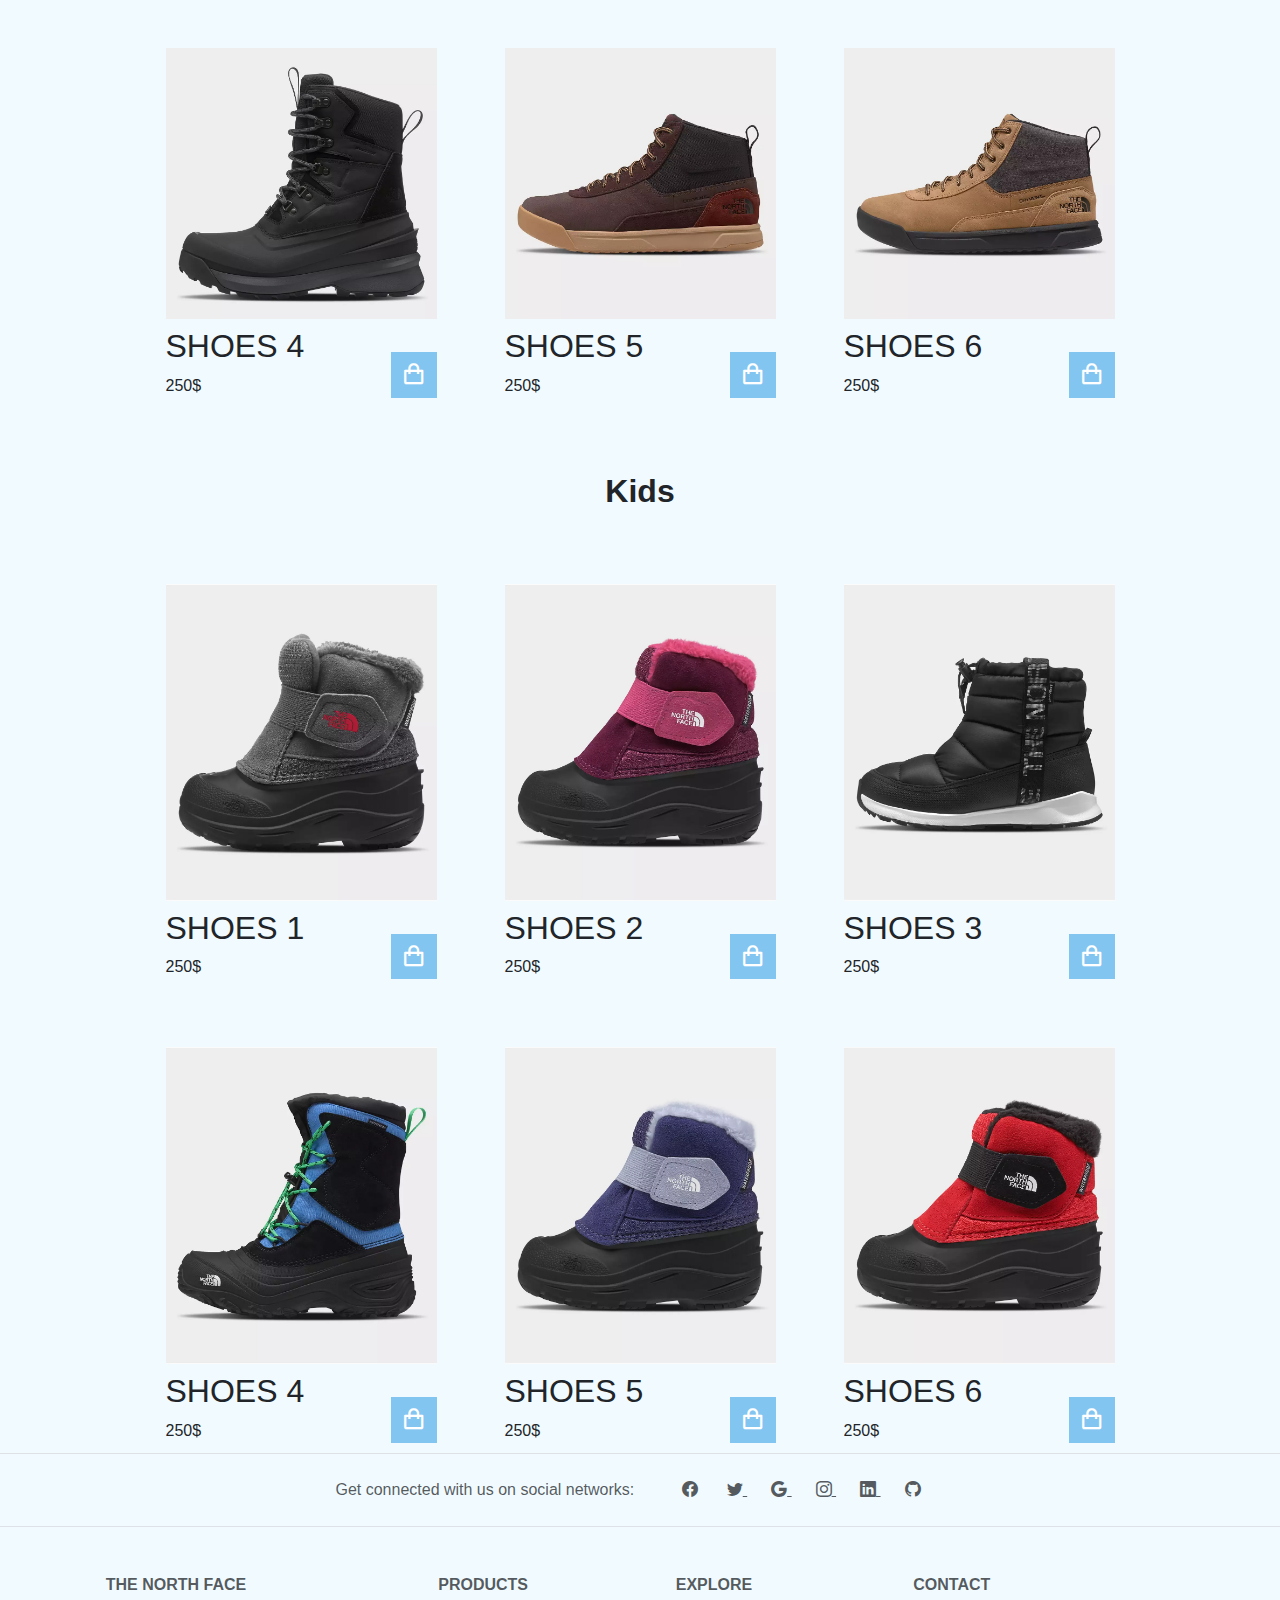
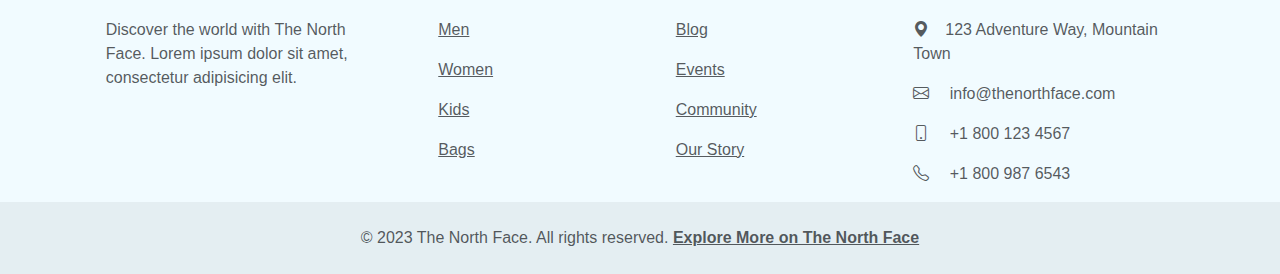
<file: shoes.html>
<!DOCTYPE html>
<html lang="en">

<head>
  <meta charset="UTF-8" />
  <meta name="viewport" content="width=device-width, initial-scale=1.0" />
  <meta name="keywords" content="x, y, ,etc" />
  <meta name="description" content="x, y, ,etc" />
  <meta name="author" content="x, y, ,etc" />
  <title>The North Face</title>
  <link rel="icon" href="Assets/images/icon.jpg" class="icon" />
  <link rel="stylesheet" href="Assets/bootstrap/css/bootstrap.css" />
  <link rel="stylesheet" href="Assets/css/style.css" />
  <link rel="stylesheet" href="https://cdn.jsdelivr.net/npm/bootstrap-icons@1.11.2/font/bootstrap-icons.min.css">
  <link href='https://unpkg.com/boxicons@2.1.4/css/boxicons.min.css' rel='stylesheet'>

</head>

<body>
    <!-- Navbar -->
    <nav class="navbar navbar-expand-xxl navbar-light bg-light fs-5">
        <div class="container">
            <a class="navbar-brand" href="index.html">
                <img class="logo-img img-fluid" src="Assets/images/logo.png" alt="The North Face Logo" />
            </a>
            <button class="navbar-toggler" type="button" data-bs-toggle="collapse"
                data-bs-target="#navbarSupportedContent" aria-controls="navbarSupportedContent" aria-expanded="false"
                aria-label="Toggle navigation">
                <span class="navbar-toggler-icon"></span>
            </button>
            <div class="collapse navbar-collapse" id="navbarSupportedContent">
                <ul class="navbar-nav ms-auto mb-2 mb-lg-0">
                    <li class="nav-item">
                        <a class="nav-link " aria-current="page" href="index.html">Home</a>
                    </li>
                    <li class="nav-item dropdown">
                        <a class="nav-link dropdown-toggle" href="men.html" role="button" data-bs-toggle="dropdown"
                            aria-expanded="false">
                            Men
                        </a>
                        <ul class="dropdown-menu">
                            <li><a class="dropdown-item" href="men.html#jackets">Jackets</a></li>
                            <li><a class="dropdown-item" href="men.html#t-shirts">T-Shirts</a></li>
                            <li><a class="dropdown-item" href="men.html#bottoms">bottoms</a></li>
                        </ul>
                    </li>
                    <li class="nav-item dropdown">
                        <a class="nav-link dropdown-toggle" href="#" role="button" data-bs-toggle="dropdown"
                            aria-expanded="false">
                            Women
                        </a>
                        <ul class="dropdown-menu">
                            <li><a class="dropdown-item" href="women.html#jackets">Jackets</a></li>
                            <li><a class="dropdown-item" href="women.html#t-shirts">T-Shirts</a></li>
                            <li><a class="dropdown-item" href="women.html#bottoms">bottoms</a></li>
                        </ul>
                    </li>
                    <li class="nav-item dropdown">
                        <a class="nav-link dropdown-toggle" href="#" role="button" data-bs-toggle="dropdown"
                            aria-expanded="false">
                            Kids
                        </a>
                        <ul class="dropdown-menu">
                            <li><a class="dropdown-item" href="kids.html#jackets">Jackets</a></li>
                            <li><a class="dropdown-item" href="kids.html#t-shirts">T-Shirts</a></li>
                            <li><a class="dropdown-item" href="kids.html#bottoms">bottoms</a></li>
                        </ul>
                    </li>
                    <li class="nav-item">
                        <a class="nav-link active" href="shoes.html">Shoes</a>
                    </li>
                    <li class="nav-item">
                        <a class="nav-link" href="bags.html">Bags</a>
                    </li>
                    <li class="nav-item">
                        <a class="nav-link" href="aboutus.html">About Us</a>
                    </li>
                    <li class="nav-item">
                        <a class="nav-link" href="careers.html">Careers</a>
                    </li>
                    <li class="nav-item">
                        <a class="nav-link" href="contactus.html">Contact Us</a>
                    </li>
                </ul>
                <li class="nav-item">
                    <button class="btn btn-outline-primary m-2"><a class="nav-link" href="myaccount.html">My Account</a></button>
                </li>
                <li class="shoppingicon nav-item">
                    <i class="bx bx bx-shopping-bag fs-3" id="cart-bag"></i>
                    <span id="total-items-display" class="cart-number fs-3">0</span>
                </li>
                <div class="cart">
                    <h2 class="cart-title">Your Cart</h2>
                    <div class="cart-content">
                    </div>
                    <div class="total">
                        <div class="total-title">Total</div>
                        <div class="total-price">0$</div>
                    </div>
                    <button type="button" class="btn btn-buy btn-primary"><a href="checkout.html" class="btn">Buy
                            Now</a></button>
                    <i class="bx bx-x" id="close-cart"></i>
                </div>
            </div>
        </div>
    </nav>

    <!-- main section -->
    <!-- <section class="menmain container-fluid">
    <div class="container shopnow d-flex align-items-center justify-content-center">
        <div class="row">
            <div class="col-md-12 d-flex align-items-center justify-content-center flex-column">
                <h1>Shop Women</h1>
                <button type="button" class="btn btn-primary">Shop now</button>
            </div>
        </div> 
    </div>
  </section> -->
    <!-- Products -->
    <section class="products">
        <!-- Jackets -->
        <section id="women-shoes">
            <h2 class="headings">Women</h2>
            <section class="container p-0 ">
                <div class="row gap-5 justify-content-center">
                    <div class="col-md-3 productbox p-0 ">
                        <a href="product.html"><img src="Assets/images/Shoes/Women/1.jpg" alt=""
                                class="product-image"></a>
                        <h2 class="product-title">Shoes 1</h2>
                        <span class="price">250$</span>
                        <i class="bx bx-shopping-bag add-cart"></i>
                    </div>
                    <div class="col-md-3 productbox p-0 ">
                        <a href="product.html"><img src="Assets/images/Shoes/Women/2.jpg" alt=""
                                class="product-image"></a>
                        <h2 class="product-title">Shoes 2</h2>
                        <span class="price">250$</span>
                        <i class="bx bx-shopping-bag add-cart"></i>
                    </div>
                    <div class="col-md-3 productbox p-0 ">
                        <a href="product.html"><img src="Assets/images/Shoes/Women/3.jpg" alt=""
                                class="product-image"></a>
                        <h2 class="product-title">Shoes 3</h2>
                        <span class="price">250$</span>
                        <i class="bx bx-shopping-bag add-cart"></i>
                    </div>
                    <div class="col-md-3 productbox p-0 ">
                        <a href="product.html"><img src="Assets/images/Shoes/Women/4.jpg" alt=""
                                class="product-image"></a>
                        <h2 class="product-title">Shoes 4</h2>
                        <span class="price">250$</span>
                        <i class="bx bx-shopping-bag add-cart"></i>
                    </div>
                    <div class="col-md-3 productbox p-0 ">
                        <a href="product.html"><img src="Assets/images/Shoes/Women/1.jpg" alt=""
                                class="product-image"></a>
                        <h2 class="product-title">Shoes 5</h2>
                        <span class="price">250$</span>
                        <i class="bx bx-shopping-bag add-cart"></i>
                    </div>
                    <div class="col-md-3 productbox p-0 ">
                        <a href="product.html"><img src="Assets/images/Shoes/Women/2.jpg" alt=""
                                class="product-image"></a>
                        <h2 class="product-title">Shoes 6</h2>
                        <span class="price">250$</span>
                        <i class="bx bx-shopping-bag add-cart"></i>
                    </div>

                </div>
            </section>
        </section>

        <section id="shoes-men">
            <h2 class="headings">Men</h2>
            <section class="container p-0 ">
                <div class="row gap-5 justify-content-center">
                    <div class="col-md-3 productbox p-0 ">
                        <a href="product.html"><img src="Assets/images/Shoes/Men/1.jpg" alt=""
                                class="product-image"></a>
                        <h2 class="product-title">shoes 1</h2>
                        <span class="price">250$</span>
                        <i class="bx bx-shopping-bag add-cart"></i>
                    </div>
                    <div class="col-md-3 productbox p-0 ">
                        <a href="product.html"><img src="Assets/images/Shoes/Men/2.jpg" alt=""
                                class="product-image"></a>
                        <h2 class="product-title">shoes 2</h2>
                        <span class="price">250$</span>
                        <i class="bx bx-shopping-bag add-cart"></i>
                    </div>
                    <div class="col-md-3 productbox p-0 ">
                        <a href="product.html"><img src="Assets/images/Shoes/Men/3.jpg" alt=""
                                class="product-image"></a>
                        <h2 class="product-title">shoes 3</h2>
                        <span class="price">250$</span>
                        <i class="bx bx-shopping-bag add-cart"></i>
                    </div>
                    <div class="col-md-3 productbox p-0 ">
                        <a href="product.html"><img src="Assets/images/Shoes/Men/4.jpg" alt=""
                                class="product-image"></a>
                        <h2 class="product-title">shoes 4</h2>
                        <span class="price">250$</span>
                        <i class="bx bx-shopping-bag add-cart"></i>
                    </div>
                    <div class="col-md-3 productbox p-0 ">
                        <a href="product.html"><img src="Assets/images/Shoes/Men/1.jpg" alt=""
                                class="product-image"></a>
                        <h2 class="product-title">shoes 5</h2>
                        <span class="price">250$</span>
                        <i class="bx bx-shopping-bag add-cart"></i>
                    </div>
                    <div class="col-md-3 productbox p-0 ">
                        <a href="product.html"><img src="Assets/images/Shoes/Men/2.jpg" alt=""
                                class="product-image"></a>
                        <h2 class="product-title">shoes 6</h2>
                        <span class="price">250$</span>
                        <i class="bx bx-shopping-bag add-cart"></i>
                    </div>

                </div>
            </section>
        </section>

        <section id="shoes-kids">
            <h2 class="headings">Kids</h2>
            <section class="container p-0 ">
                <div class="row gap-5 justify-content-center">
                    <div class="col-md-3 productbox p-0 ">
                        <a href="product.html"><img src="Assets/images/Shoes/Kids/1.webp" alt=""
                                class="product-image"></a>
                        <h2 class="product-title">Shoes 1</h2>
                        <span class="price">250$</span>
                        <i class="bx bx-shopping-bag add-cart"></i>
                    </div>
                    <div class="col-md-3 productbox p-0 ">
                        <a href="product.html"><img src="Assets/images/Shoes/Kids/2.webp" alt=""
                                class="product-image"></a>
                        <h2 class="product-title">Shoes 2</h2>
                        <span class="price">250$</span>
                        <i class="bx bx-shopping-bag add-cart"></i>
                    </div>
                    <div class="col-md-3 productbox p-0 ">
                        <a href="product.html"><img src="Assets/images/Shoes/Kids/3.webp" alt=""
                                class="product-image"></a>
                        <h2 class="product-title">Shoes 3</h2>
                        <span class="price">250$</span>
                        <i class="bx bx-shopping-bag add-cart"></i>
                    </div>
                    <div class="col-md-3 productbox p-0 ">
                        <a href="product.html"><img src="Assets/images/Shoes/Kids/4.webp" alt=""
                                class="product-image"></a>
                        <h2 class="product-title">Shoes 4</h2>
                        <span class="price">250$</span>
                        <i class="bx bx-shopping-bag add-cart"></i>
                    </div>
                    <div class="col-md-3 productbox p-0 ">
                        <a href="product.html"><img src="Assets/images/Shoes/Kids/5.webp" alt=""
                                class="product-image"></a>
                        <h2 class="product-title">Shoes 5</h2>
                        <span class="price">250$</span>
                        <i class="bx bx-shopping-bag add-cart"></i>
                    </div>
                    <div class="col-md-3 productbox p-0 ">
                        <a href="product.html"><img src="Assets/images/Shoes/Kids/6.webp" alt=""
                                class="product-image"></a>
                        <h2 class="product-title">Shoes 6</h2>
                        <span class="price">250$</span>
                        <i class="bx bx-shopping-bag add-cart"></i>
                    </div>

                </div>
            </section>
        </section>

        <!-- Footer -->
        <footer class="text-center text-lg-start text-muted">
            <!-- Section: Social media -->
            <section class="d-flex justify-content-center p-4 border-bottom border-top">
                <!-- Left -->
                <div class="me-5 d-none d-lg-block">
                    <span>Get connected with us on social networks:</span>
                </div>
                <!-- Left -->

                <!-- Right -->
                <div>
                    <a href="" class="me-4 text-reset" style="text-decoration: none;">
                        <i class="bi bi-facebook"></i>
                    </a>
                    <a href="" class="me-4 text-reset">
                        <i class="bi bi-twitter"></i>
                    </a>
                    <a href="" class="me-4 text-reset">
                        <i class="bi bi-google"></i>
                    </a>
                    <a href="" class="me-4 text-reset">
                        <i class="bi bi-instagram"></i>
                    </a>
                    <a href="" class="me-4 text-reset">
                        <i class="bi bi-linkedin"></i>
                    </a>
                    <a href="" class="me-4 text-reset">
                        <i class="bi bi-github"></i>
                    </a>
                </div>
                <!-- Right -->
            </section>
            <!-- Section: Social media -->

            <!-- Section: Links  -->
            <section class="">
                <div class="container text-center text-md-start mt-5">
                    <!-- Grid row -->
                    <div class="row mt-3">
                        <!-- Grid column -->
                        <div class="col-md-3 col-lg-4 col-xl-3 mx-auto mb-4">
                            <!-- Content -->
                            <h6 class="text-uppercase fw-bold mb-4">
                                The North Face
                            </h6>
                            <p>
                                Discover the world with The North Face. Lorem ipsum dolor sit amet, consectetur
                                adipisicing
                                elit.
                            </p>
                        </div>
                        <!-- Grid column -->

                        <!-- Grid column -->
                        <div class="col-md-2 col-lg-2 col-xl-2 mx-auto mb-4">
                            <!-- Links -->
                            <h6 class="text-uppercase fw-bold mb-4">Products</h6>
                            <p>
                                <a href="men.html" class="text-reset">Men</a>
                            </p>
                            <p>
                                <a href="women.html" class="text-reset">Women</a>
                            </p>
                            <p>
                                <a href="kids.html" class="text-reset">Kids</a>
                            </p>
                            <p>
                                <a href="bags.html" class="text-reset">Bags</a>
                            </p>
                        </div>
                        <!-- Grid column -->

                        <!-- Grid column -->
                        <div class="col-md-3 col-lg-2 col-xl-2 mx-auto mb-4">
                            <!-- Links -->
                            <h6 class="text-uppercase fw-bold mb-4">Explore</h6>
                            <p>
                                <a href="aboutus.html#blog" class="text-reset">Blog</a>
                            </p>
                            <p>
                                <a href="aboutus.html#events" class="text-reset">Events</a>
                            </p>
                            <p>
                                <a href="aboutus.html#community" class="text-reset">Community</a>
                            </p>
                            <p>
                                <a href="aboutus.html#our-story" class="text-reset">Our Story</a>
                            </p>
                        </div>
                        <!-- Grid column -->

                        <!-- Grid column -->
                        <div class="col-md-4 col-lg-3 col-xl-3 mx-auto mb-md-0 mb-4">
                            <!-- Links -->
                            <h6 class="text-uppercase fw-bold mb-4">Contact</h6>
                            <p><i class="bi bi-geo-alt-fill me-3"></i>123 Adventure Way, Mountain Town</p>
                            <p>
                                <i class="bi bi-envelope me-3"></i>
                                info@thenorthface.com
                            </p>
                            <p><i class="bi bi-phone me-3"></i> +1 800 123 4567</p>
                            <p><i class="bi bi-telephone me-3"></i> +1 800 987 6543</p>
                        </div>
                        <!-- Grid column -->
                    </div>
                    <!-- Grid row -->
                </div>
            </section>
            <!-- Section: Links  -->

            <!-- Copyright -->
            <div class="text-center p-4" style="background-color: rgba(0, 0, 0, 0.05)">
                © 2023 The North Face. All rights reserved.
                <a class="text-reset fw-bold" href="index.html">Explore More on The North Face</a>
            </div>
            <!-- Copyright -->
        </footer>

        <script src="Assets/bootstrap/js/popper.min.js"></script>
        <script src="Assets/bootstrap/js/jquery-3.7.1.min.js"></script>
        <script src="Assets/bootstrap/js/bootstrap.js"></script>
        <script src="Assets/js/script.js"></script>
</body>

</html>
</file>
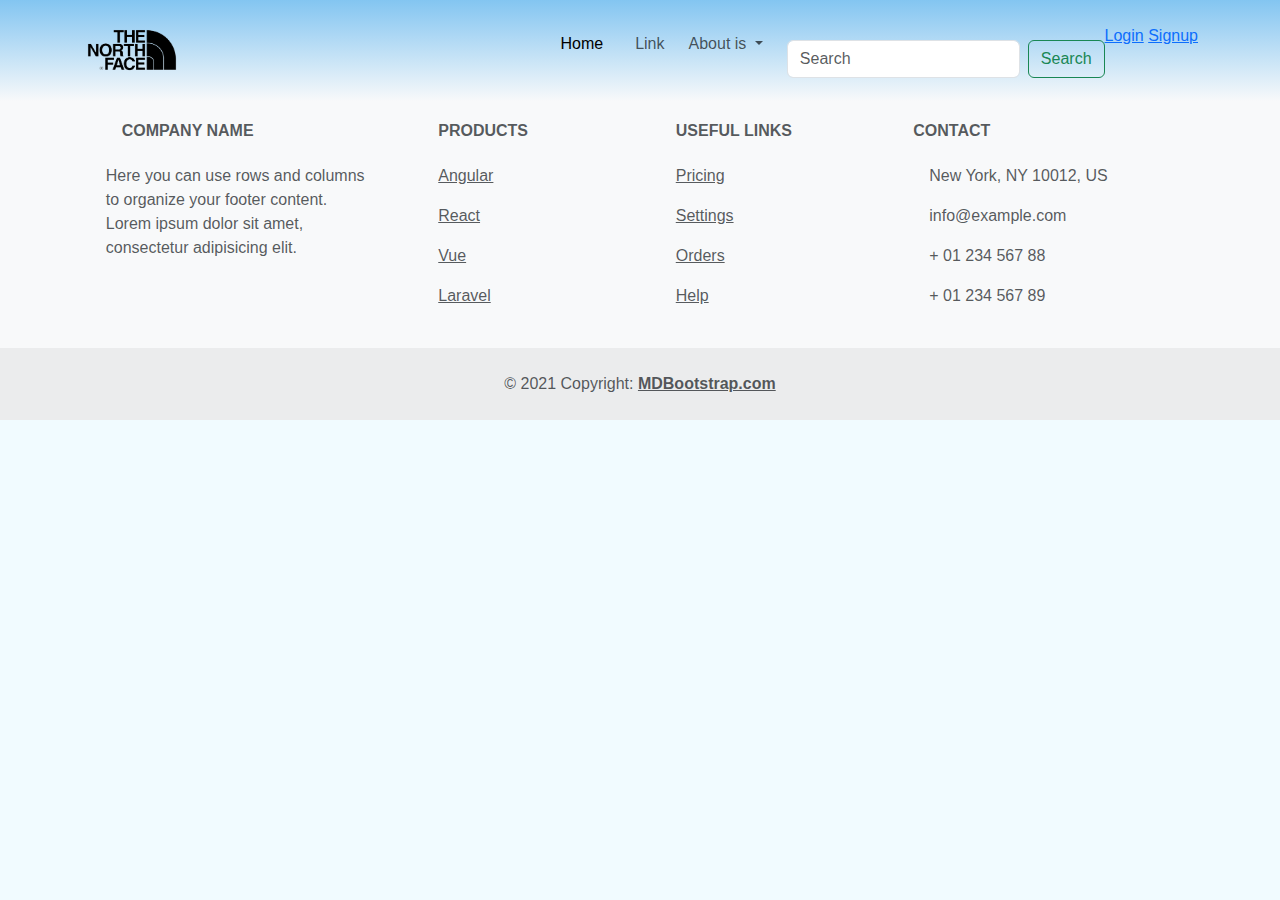
<file: test.html>
<!DOCTYPE html>
<html lang="en">

<head>
  <meta charset="UTF-8" />
  <meta name="viewport" content="width=device-width, initial-scale=1.0" />
  <meta name="keywords" content="x, y, ,etc" />
  <meta name="description" content="x, y, ,etc" />
  <meta name="author" content="x, y, ,etc" />
  <title>The North Face</title>
  <link rel="icon" href="Assets/images/icon.jpg" class="icon" />
  <link rel="stylesheet" href="Assets/bootstrap/css/bootstrap.css" />
  <link rel="stylesheet" href="Assets/css/style.css" />
</head>

<body>
  <!-- Header Start -->
    <!-- Navbar -->
    <nav class="navbar navbar-expand-lg bg-body-tertiary fixed-top bg-transparent">
      <div class="container">
        <!-- Logo -->
        <a class="navbar-brand fs-4" href="index.html">
          <img class="logo-img img-fluid" src="Assets/images/logo.png" alt="The North Face Logo" />
        </a>
        <!-- Toggle Button -->
        <button class="navbar-toggler shadow-none border-0" type="button" data-bs-toggle="offcanvas"
          data-bs-target="#navbarOffcanvasLg" aria-controls="navbarOffcanvasLg" aria-label="Toggle navigation">
          <span class="navbar-toggler-icon"></span>
        </button>
        <!-- Sidebar -->
        <div class="sidebar offcanvas offcanvas-end" tabindex="-1" id="navbarOffcanvasLg"
          aria-labelledby="navbarOffcanvasLgLabel">
          <!-- Sidebar Header -->
          <div class="offcanvas-header border-bottom">
            <h5 class="offcanvas-title" id="offcanvasNavbarLabel">
              The North Face
            </h5>
            <button type="button" class="btn-close" data-bs-dismiss="offcanvas" aria-label="Close"></button>
          </div>
          <!-- Sidebar Body -->
          <div class="offcanvas-body">
            <ul class="navbar-nav justify-content-end flex-grow-1 pe-3">
              <li class="nav-item mx-2">
                <a class="nav-link active" aria-current="page" href="#">Home</a>
              </li>
              <li class="nav-item mx-2">
                <a class="nav-link" href="#">Link</a>
              </li>
              <li class="nav-item dropdown">
                <a class="nav-link dropdown-toggle" href="#" role="button" data-bs-toggle="dropdown"
                  aria-expanded="false">
                  About is
                </a>
                <ul class="dropdown-menu">
                  <li><a class="dropdown-item" href="#">Action</a></li>
                  <li>
                    <a class="dropdown-item" href="#">Another action</a>
                  </li>
                  <li>
                    <hr class="dropdown-divider" />
                  </li>
                  <li>
                    <a class="dropdown-item" href="#">Something else here</a>
                  </li>
                </ul>
              </li>
            </ul>
            <form class="d-flex mt-3" role="search">
              <input class="form-control me-2" type="search" placeholder="Search" aria-label="Search" />
              <button class="btn btn-outline-success" type="submit">
                Search
              </button>
            </form>
            <!-- Login / Sign Up -->
            <div>
              <a href="#login">Login</a>
              <a href="#login">Signup</a>
            </div>
          </div>
        </div>
      </div>
    </nav>

  <!-- Footer -->
  <footer class="text-center text-lg-start bg-body-tertiary text-muted">
    <!-- Section: Social media -->
    <section class="d-flex justify-content-center justify-content-lg-between p-4 border-bottom">
      <!-- Left -->
      <div class="me-5 d-none d-lg-block">
        <span>Get connected with us on social networks:</span>
      </div>
      <!-- Left -->

      <!-- Right -->
      <div>
        <a href="" class="me-4 text-reset">
          <i class="fab fa-facebook-f"></i>
        </a>
        <a href="" class="me-4 text-reset">
          <i class="fab fa-twitter"></i>
        </a>
        <a href="" class="me-4 text-reset">
          <i class="fab fa-google"></i>
        </a>
        <a href="" class="me-4 text-reset">
          <i class="fab fa-instagram"></i>
        </a>
        <a href="" class="me-4 text-reset">
          <i class="fab fa-linkedin"></i>
        </a>
        <a href="" class="me-4 text-reset">
          <i class="fab fa-github"></i>
        </a>
      </div>
      <!-- Right -->
    </section>
    <!-- Section: Social media -->

    <!-- Section: Links  -->
    <section class="">
      <div class="container text-center text-md-start mt-5">
        <!-- Grid row -->
        <div class="row mt-3">
          <!-- Grid column -->
          <div class="col-md-3 col-lg-4 col-xl-3 mx-auto mb-4">
            <!-- Content -->
            <h6 class="text-uppercase fw-bold mb-4">
              <i class="fas fa-gem me-3"></i>Company name
            </h6>
            <p>
              Here you can use rows and columns to organize your footer
              content. Lorem ipsum dolor sit amet, consectetur adipisicing
              elit.
            </p>
          </div>
          <!-- Grid column -->

          <!-- Grid column -->
          <div class="col-md-2 col-lg-2 col-xl-2 mx-auto mb-4">
            <!-- Links -->
            <h6 class="text-uppercase fw-bold mb-4">Products</h6>
            <p>
              <a href="#!" class="text-reset">Angular</a>
            </p>
            <p>
              <a href="#!" class="text-reset">React</a>
            </p>
            <p>
              <a href="#!" class="text-reset">Vue</a>
            </p>
            <p>
              <a href="#!" class="text-reset">Laravel</a>
            </p>
          </div>
          <!-- Grid column -->

          <!-- Grid column -->
          <div class="col-md-3 col-lg-2 col-xl-2 mx-auto mb-4">
            <!-- Links -->
            <h6 class="text-uppercase fw-bold mb-4">Useful links</h6>
            <p>
              <a href="#!" class="text-reset">Pricing</a>
            </p>
            <p>
              <a href="#!" class="text-reset">Settings</a>
            </p>
            <p>
              <a href="#!" class="text-reset">Orders</a>
            </p>
            <p>
              <a href="#!" class="text-reset">Help</a>
            </p>
          </div>
          <!-- Grid column -->

          <!-- Grid column -->
          <div class="col-md-4 col-lg-3 col-xl-3 mx-auto mb-md-0 mb-4">
            <!-- Links -->
            <h6 class="text-uppercase fw-bold mb-4">Contact</h6>
            <p><i class="fas fa-home me-3"></i> New York, NY 10012, US</p>
            <p>
              <i class="fas fa-envelope me-3"></i>
              info@example.com
            </p>
            <p><i class="fas fa-phone me-3"></i> + 01 234 567 88</p>
            <p><i class="fas fa-print me-3"></i> + 01 234 567 89</p>
          </div>
          <!-- Grid column -->
        </div>
        <!-- Grid row -->
      </div>
    </section>
    <!-- Section: Links  -->

    <!-- Copyright -->
    <div class="text-center p-4" style="background-color: rgba(0, 0, 0, 0.05)">
      © 2021 Copyright:
      <a class="text-reset fw-bold" href="https://mdbootstrap.com/">MDBootstrap.com</a>
    </div>
    <!-- Copyright -->
  </footer>
  <!-- Footer -->

  <!-- js Files -->
  <script src="https://cdn.jsdelivr.net/npm/@popperjs/core@2.11.8/dist/umd/popper.min.js"
    integrity="sha384-I7E8VVD/ismYTF4hNIPjVp/Zjvgyol6VFvRkX/vR+Vc4jQkC+hVqc2pM8ODewa9r"
    crossorigin="anonymous"></script>
  <script src="https://cdn.jsdelivr.net/npm/bootstrap@5.3.2/dist/js/bootstrap.min.js"
    integrity="sha384-BBtl+eGJRgqQAUMxJ7pMwbEyER4l1g+O15P+16Ep7Q9Q+zqX6gSbd85u4mG4QzX+"
    crossorigin="anonymous"></script>

  <!-- <script src="Assets/bootstrap/js/popper.min.js"></script>
  <script src="Assets/bootstrap/js/jquery-3.7.1.min.js"></script> -->
  <script src="Assets/bootstrap/js/bootstrap.js"></script>
</body>

</html>
</file>
<file: Assets/css/style.css>
* {
    font-family: 'Roboto', sans-serif;
}

body {
    background: #f1fbff;
}


.navbar {
    background: linear-gradient(rgb(131, 197, 241), rgba(255, 255, 255, 0));
}


.navbar li {
    list-style-type: none;
    cursor: pointer;
}

.logo-img {
    max-width: 100px;
    height: auto;
}

.dropdown-menu{
    background: linear-gradient(rgb(131, 197, 241), black);
}

.dropdown-item{
    color:white;
}

.dropdown-item:hover{
    background-color: black;
    color: #f1fbff;
}
/*cart*/
.cart {
    position: fixed;
    top: 0;
    right: -100%;
    width: 360px;
    min-height: 100vh;
    padding: 20px;
    box-shadow: -2px 0 4px hsl(0 4% 15% / 10%);
    background: white;
    transition: 0.3s;
}

.cart.active {
    right: 0;
}

.cart-title {
    text-align: center;
    font-size: 1.5rem;
    font-weight: 600;
    margin-top: 2rem;
    border: 1px solid black;
    margin-bottom: 1.5rem;
}

.cart-box {
    display: grid;
    grid-template-columns: 32% 50% 28%;
    align-items: center;
    gap: 1rem;
    margin-top: 1rem;
}

.cart-img {
    width: 100px;
    height: 100px;
    object-fit: contain;
    padding: 10px;
}

.detail-box {
    display: grid;
    row-gap: 0.5rem;
}

.cart-product-title {
    font-size: 1rem;
    text-transform: uppercase;
}

.cart-price {
    font-weight: 500;
}

.cart-quantity {
    border: 1px solid black;
    width: 2.4rem;
    text-align: center;
    font-size: 1rem;
}

.cart-remove {
    font-size: 24px;
    cursor: pointer;
}

.cart-remove:hover {
    color: red;
}

.total {
    padding-top: 10px;
    display: flex;
    justify-content: flex-end;
    margin-top: 1.5rem;
    border-top: 1px solid black;
}

.total-title {
    font-size: 1rem;
    font-weight: 600;
}

.total-price {
    margin-left: 0.5rem;
}

.btn-buy {
    translate: 100px;
}

#close-cart {
    position: absolute;
    top: 1rem;
    right: 0.8rem;
    font-size: 2rem;
    cursor: pointer;
}

#close-cart:hover {
    color: red;
}

/* Cart End */

/* Background Video Style */
.video-container {
    z-index: -100;
    width: 100%;
    height: 75%;
    overflow: hidden;
    position: relative;
    top: 0;
    left: 0;
}

#video-bg {
    width: 100%;
}
/* Background Video End */

.section-padding {
    padding: 100px 0;
}



/* Carousel Style */
.carousel-item {
    height: 100vh;
    min-height: 300px;
}

.carousel-caption {
    bottom: 220px;
    z-index: 2;
}

.carousel-caption h5 {
    font-size: 45px;
    text-transform: uppercase;
    letter-spacing: 2px;
    margin-top: 25px;
}

.carousel-caption p {
    width: 60%;
    margin: auto;
    font-size: 18px;
    line-height: 1.9;
}

.carousel-inner::before {
    content: '';
    position: absolute;
    width: 100%;
    height: 100%;
    top: 0;
    left: 0;
    background: rgba(0, 0, 0, 0.7);
    z-index: 1;
}

.w-100 {
    height: 100vh;
}

/* Responsive CSS for carousel*/
@media only screen and (min-width: 768px) and (max-width: 991px) {
    .carousel-caption {
        bottom: 370px;
    }

    .carousel-caption p {
        width: 100%;
    }
}

@media only screen and (max-width: 767px) {
    .navbar-nav {
        text-align: center;
    }

    .carousel-caption {
        bottom: 125px;
    }

    .carousel-caption h5 {
        font-size: 17px;
    }

    .carousel-caption a {
        padding: 10px 15px;
    }

    .carousel-caption p {
        width: 100%;
        line-height: 1.6;
        font-size: 12px;
    }
}

/* Parallax */
/* .parallax {
    position: relative;
    display: flex;
    justify-content: center;
    align-items: center;
    height: 100vh;
}

#text {
    position: absolute;
    font-size: 5em;
    color: #333;
}

.parallax img {
    position: absolute;
    top: 0;
    left: 0;
    width: 100%;
    pointer-events: none;
} */


/* Footer */
footer {
    background: #f1fbff;
}

/* Products Pages Style */
/* Product Card */
.productbox {
    position: relative;
    height: 100%;
    border: 10px solid transparent;
}

.productbox:hover {
    padding: 10px;
    border: 1px solid black;
    transition: 0.15s;

}

.product-image {
    width: 100%;
    height: auto;
    margin-bottom: 0.5rem;
}

.row {
    padding: 0px;
}

.product-title {
    text-transform: uppercase;
}

.add-cart {
    position: absolute;
    bottom: 0;
    right: 0;
    padding: 10px;
    background-color: rgb(131, 197, 241);
    font-size: 1.6em;
    color: white;
    cursor: pointer;
}

.add-cart:hover {
    background-color: black;
}

/* Product Cart End */

/* Products Pages Headings */
.headings{
    text-align: center;
    font-weight: 600;
    margin-top: 5%;
    margin-bottom: 5%;
}

/* Products Pages Main Photo */
.main-photo{
    z-index: -10;
}
</file>
